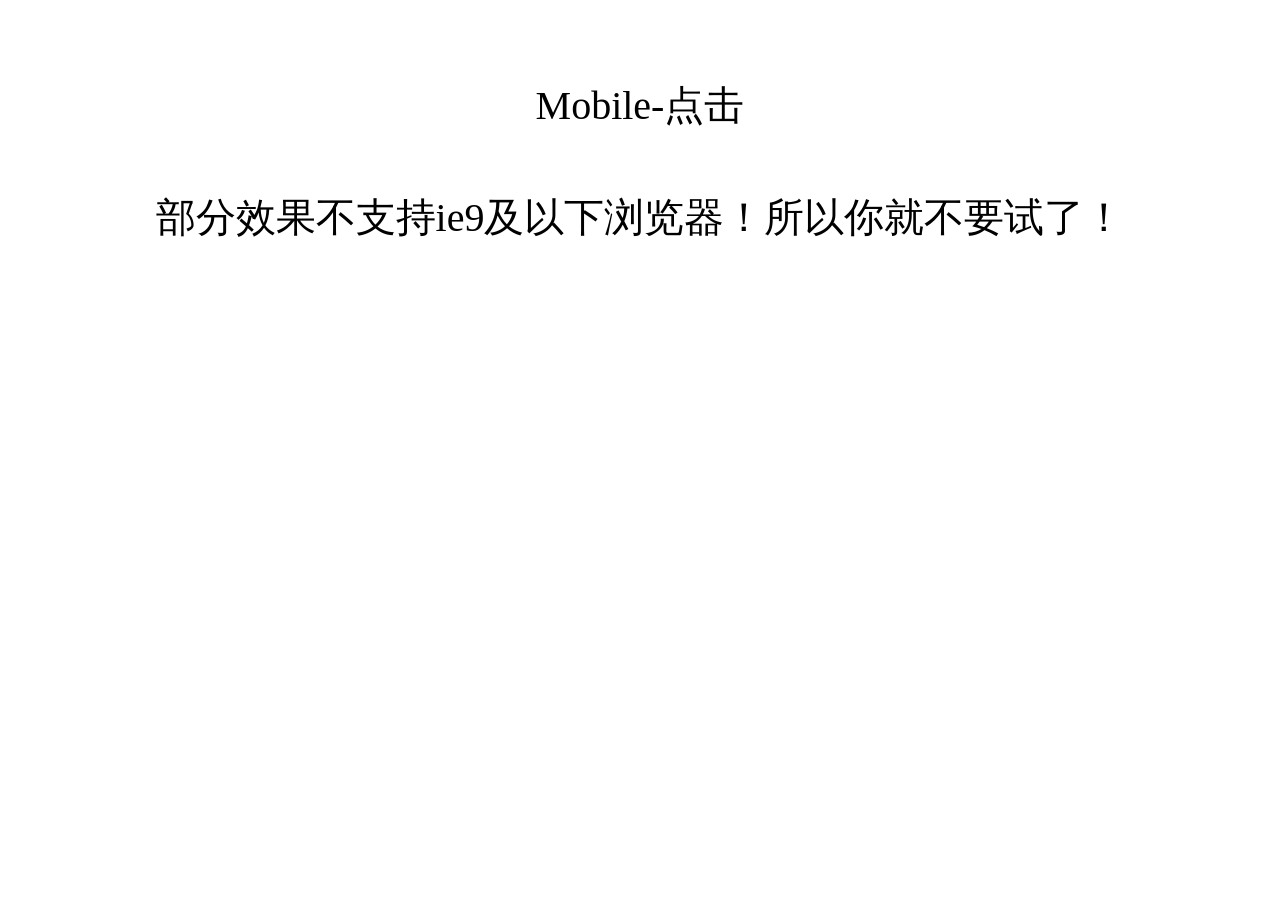
<file: index.html>
<!doctype html>
<html>
<head>
<meta charset="utf-8">
<title>赵贺</title>
<link type="text/css" rel="stylesheet" href="mobile/css/base.css" />
<style>
a{ display:block; text-align:center; margin:100px; font-size:40px;}
</style>
<script>
</script>
</head>

<body>
	<a href="mobile/mobile_nav.html" target="_blank" class="mobilenav">Mobile-点击</a>
    <a href="javascript:;">部分效果不支持ie9及以下浏览器！所以你就不要试了！</a>
</body>
</html>
</file>
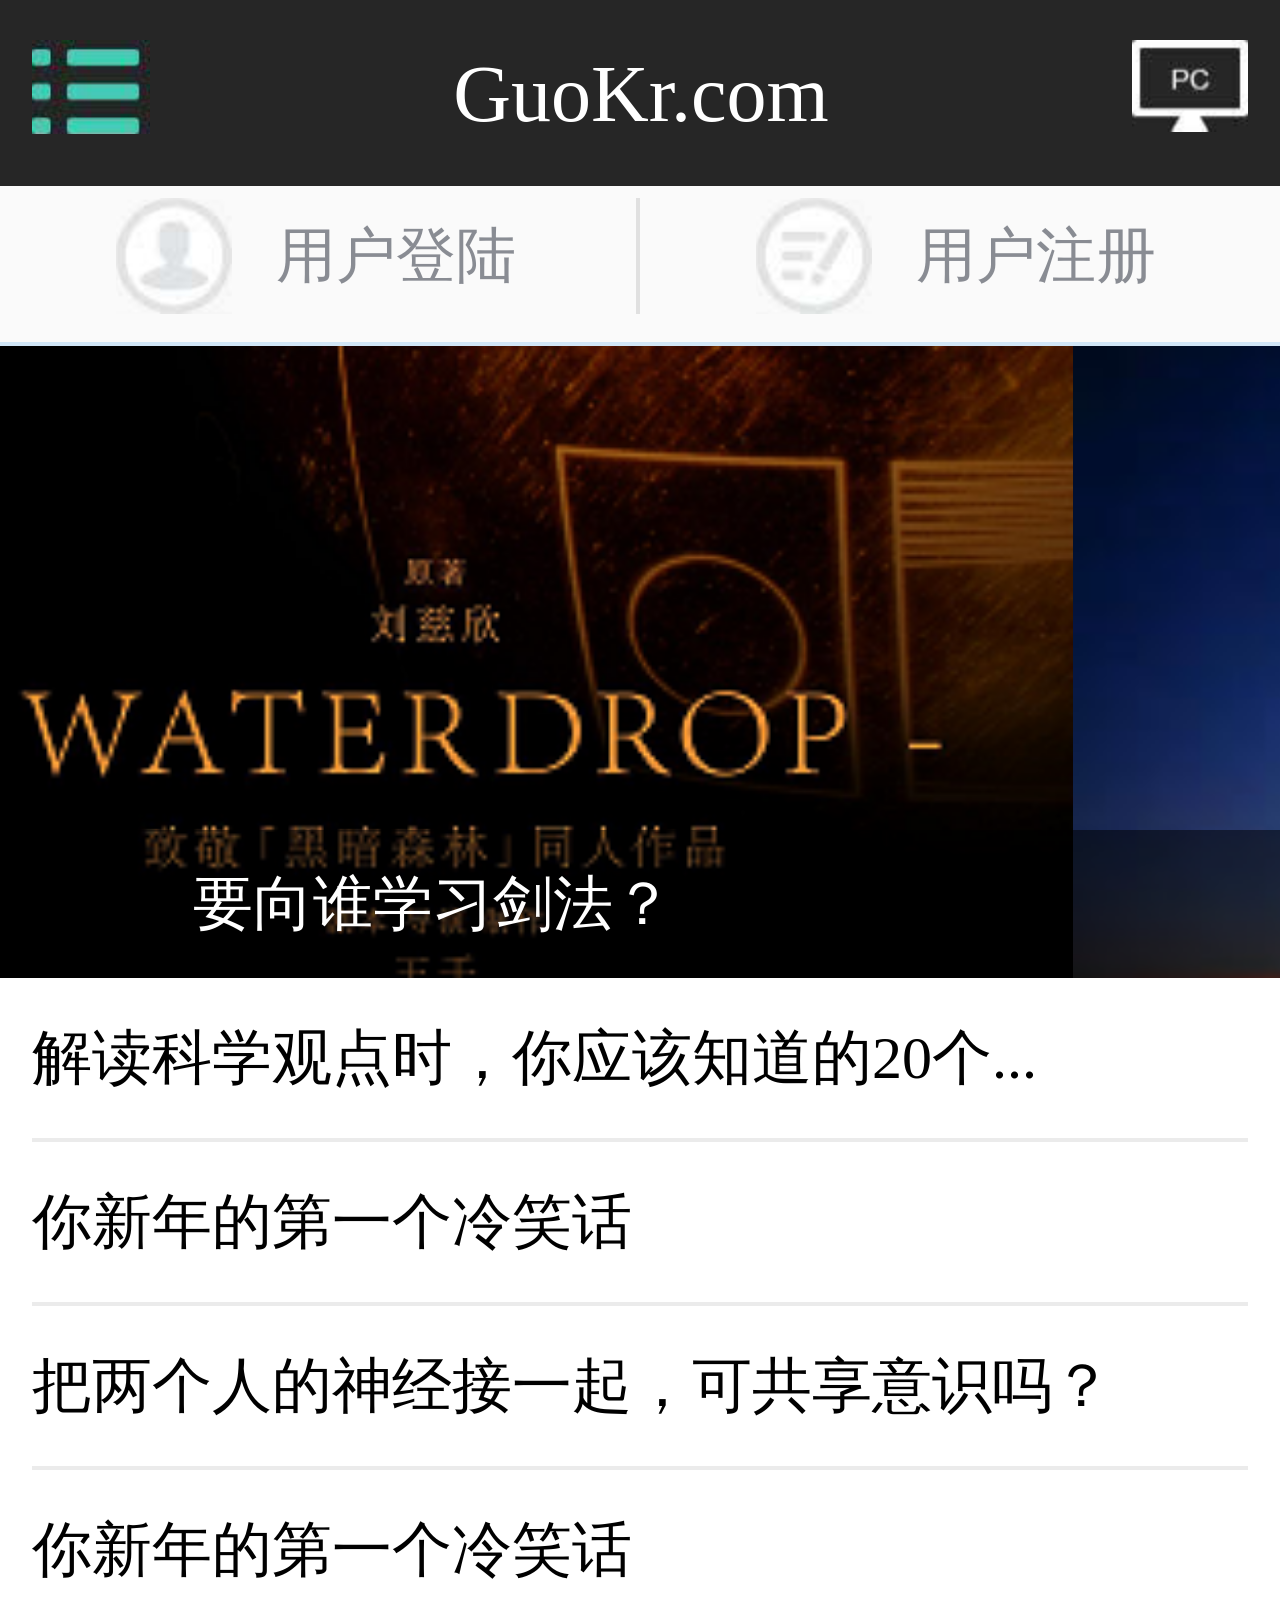
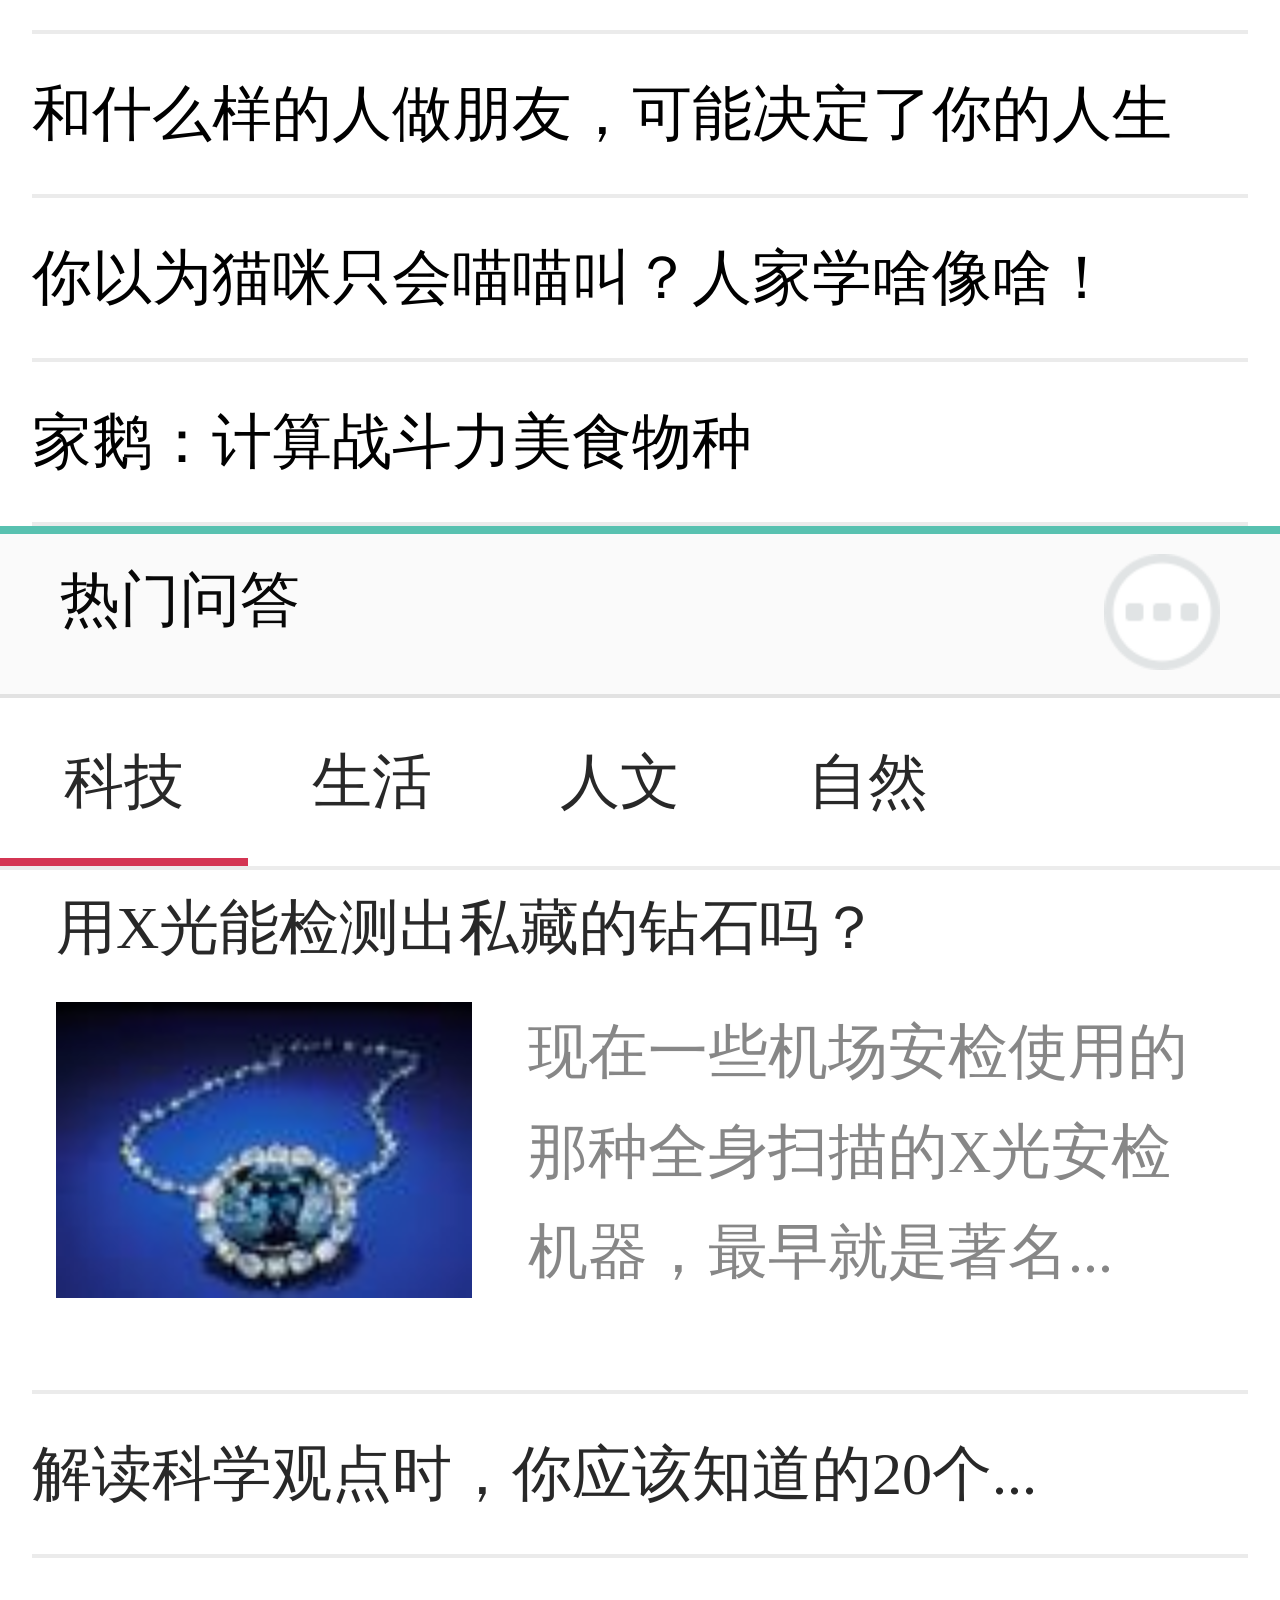
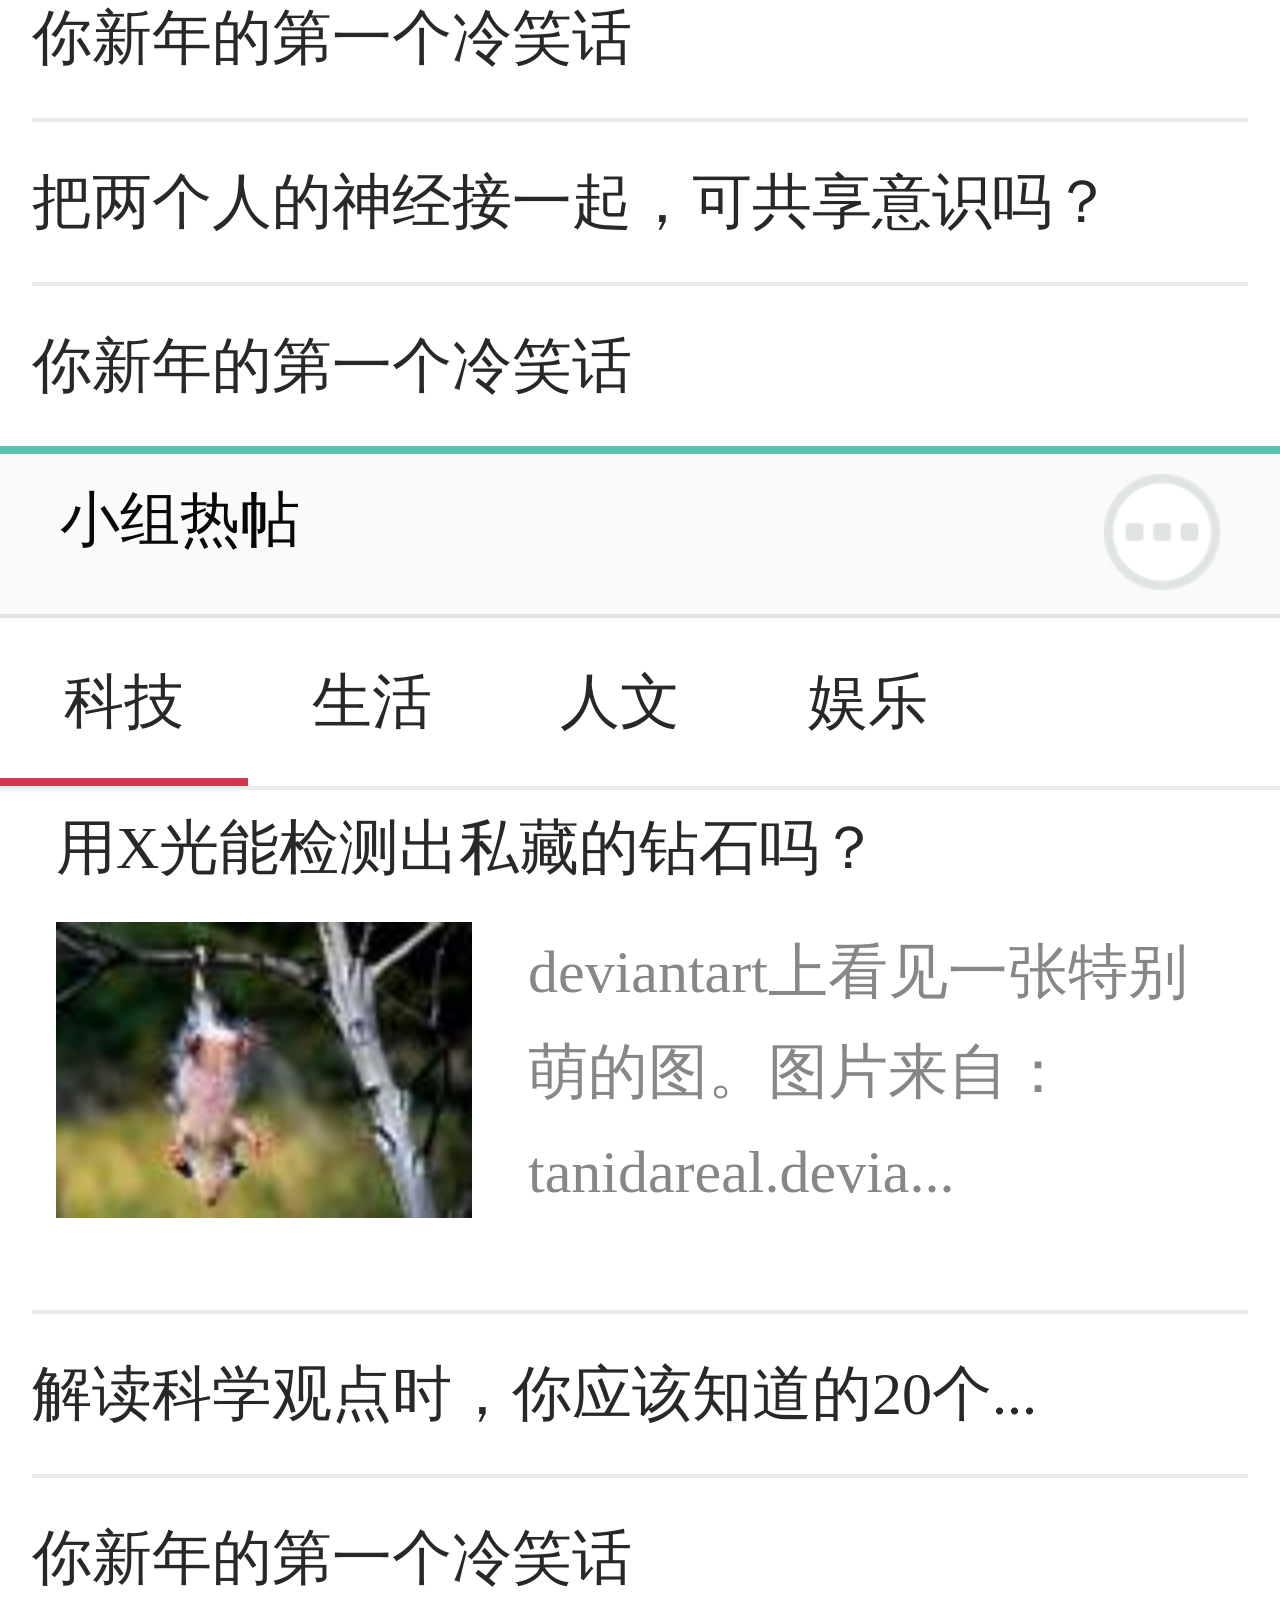
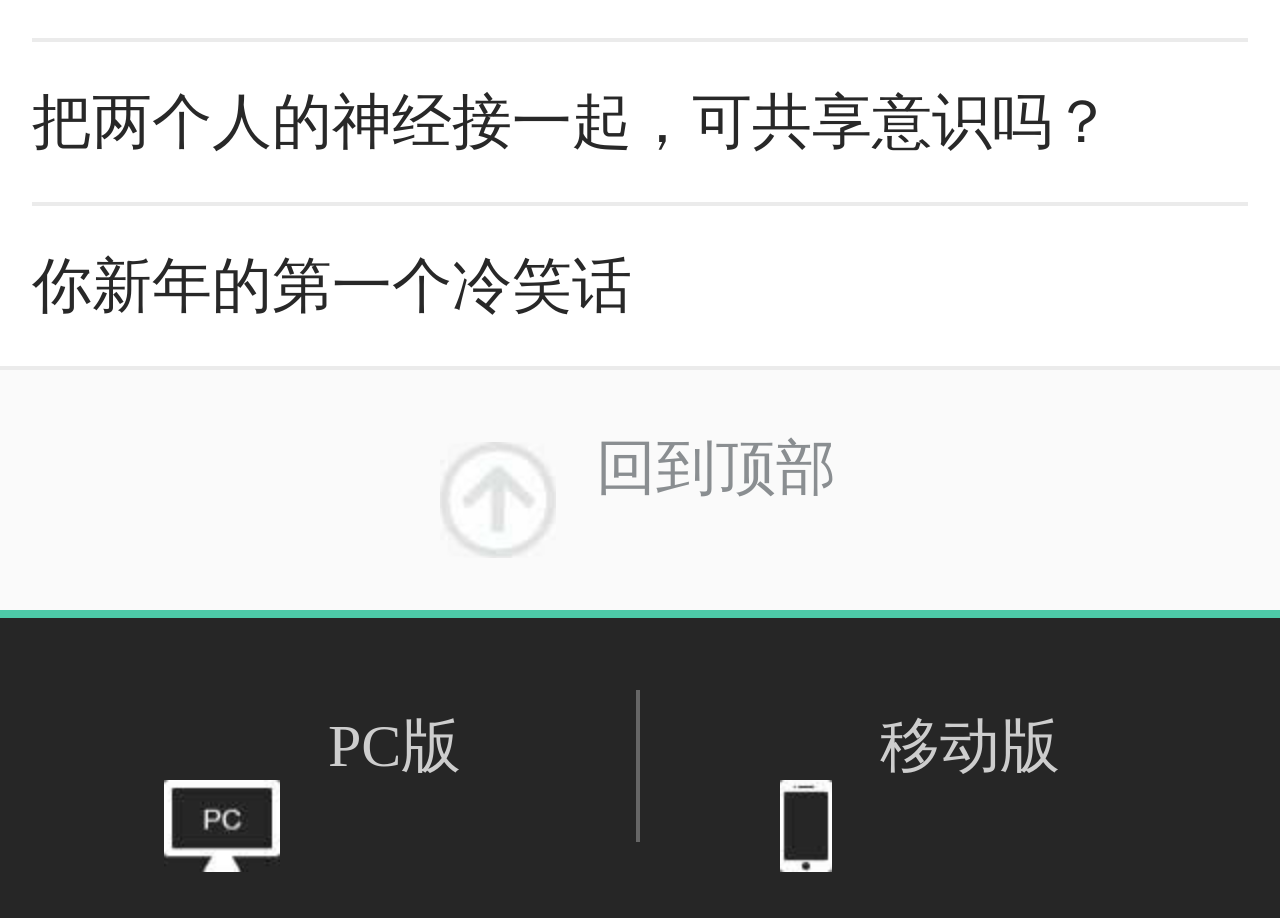
<file: mobile/guoke/index.html>
<!DOCTYPE html>
<!-- saved from url=(0044)http://jsylj.sinaapp.com/h5/guokr/index.html -->
<html lang="en" style="font-size: 84.3125px;"><head><meta http-equiv="Content-Type" content="text/html; charset=UTF-8">
	<meta charset="UTF-8">
	<title>果壳</title>
	<meta name="viewport" content="width=device-width, user-scalable=no, initial-scale=1.0">
    <meta name="apple-mobile-web-app-capable" content="yes">
    <meta name="apple-mobile-web-app-status-bar-style" content="black">
    <meta name="format-detection" content="telephone=no,email=no">
    <link rel="stylesheet" type="text/css" href="css/base.css">
    <link rel="stylesheet" type="text/css" href="css/style.css">
    <script type="text/javascript" src="js/index.js"></script>
</head>
<body>
<!-- 头部 -->
<header>
	<div class="_header">
		<div class="left"></div>
		<div class="mid">
			<h1>GuoKr.com</h1>
		</div>
		<div class="right"></div>
	</div>
	
<!-- 登陆、注册 -->
<div class="s-box clearfix">
	<div class="login clearfix">
		<a href="#">
			<span></span>
			<p>用户登陆</p>
		</a>
	</div>
	<div class="reg clearfix">
		<a href="#">
			<span></span>
			<p>用户注册</p>
		</a>
	</div>
</div>

</header>

<!-- 轮播图 -->
<div class="card">
	<ul class="nav clearfix" style="transition: all 0.4s ease; transform: translate3d(-4047px, 0px, 0px);">
		<li>
			<a href="#">
				<img src="images/a1.jpg">
				<p class="opa">紫禁城的石头是怎么运来的？</p>
			</a>
		</li>
		<li>
			<a href="#">
				<img src="images/a2.jpg">
				<p class="opa">这是一个关于故事的故事</p>
			</a>
		</li>
		<li>
			<a href="#">
				<img src="images/a3.jpg">
				<p class="opa">你得到了一把光剑</p>
			</a>
		</li>
		<li>
			<a href="#">
				<img src="images/a4.png">
				<p class="opa">要向谁学习剑法？</p>
			</a>
		</li>
		<li>
			<a href="#">
				<img src="images/a1.jpg">
				<p class="opa">紫禁城的石头是怎么运来的？</p>
			</a>
		</li>
	</ul>
	
</div>
<!-- 消息列表 -->
	<ul class="newList">
		<li>
			<a href="#">
				解读科学观点时，你应该知道的20个...
			</a>
		</li>
		<li>
			<a href="#">
				你新年的第一个冷笑话
			</a>
		</li>
		<li>
			<a href="#">
				把两个人的神经接一起，可共享意识吗？
			</a>
		</li>
		<li>
			<a href="#">
				你新年的第一个冷笑话
			</a>
		</li>
		<li>
			<a href="#">
				和什么样的人做朋友，可能决定了你的人生
			</a>
		</li>
		<li>
			<a href="#">
				你以为猫咪只会喵喵叫？人家学啥像啥！
			</a>
		</li>
		<li>
			<a href="#">
				家鹅：计算战斗力美食物种
			</a>
		</li>
	</ul>
<!-- 小条 -->
<div class="ask clearfix">
	<p>热门问答</p>
	<a href="#"></a>
</div>
<!-- 大选项卡 -->
<div class="box">
	<ul class="tit">
		<li class="active">
			<a href="#">科技</a>
		</li>
		<li>
			<a href="#">生活</a>
		</li>
		<li>
			<a href="#">人文</a>
		</li>
		<li>
			<a href="#">自然</a>
		</li>
	</ul>
	<div class="l-box">
		<div class="pg-box">
			<h3>
				<a href="#">用X光能检测出私藏的钻石吗？</a>
			</h3>
			<div class="clearfix">
				<a href="#">
					<img src="images/r1.jpg">
					<p>现在一些机场安检使用的那种全身扫描的X光安检机器，最早就是著名...</p>
				</a>
			</div>
		</div>
		<ul class="newList newList2">
			<li>
				<a href="#">
					解读科学观点时，你应该知道的20个...
				</a>
			</li>
			<li>
				<a href="#">
					你新年的第一个冷笑话
				</a>
			</li>
			<li>
				<a href="#">
					把两个人的神经接一起，可共享意识吗？
				</a>
			</li>
			<li>
				<a href="#">
					你新年的第一个冷笑话
				</a>
			</li>
		</ul>
	</div>
</div>
<!-- 小条2 -->
<div class="ask clearfix">
	<p>小组热帖</p>
	<a href="#"></a>
</div>
<!-- 大选项卡2 -->
<div class="box">
	<ul class="tit">
		<li class="active">
			<a href="#">科技</a>
		</li>
		<li>
			<a href="#">生活</a>
		</li>
		<li>
			<a href="#">人文</a>
		</li>
		<li>
			<a href="#">娱乐</a>
		</li>
	</ul>
	<div class="l-box">
		<div class="pg-box">
			<h3>
				<a href="#">用X光能检测出私藏的钻石吗？</a>
			</h3>
			<div class="clearfix">
				<a href="#">
					<img src="images/r2.jpg">
					<p>deviantart上看见一张特别萌的图。图片来自：tanidareal.devia...</p>
				</a>
			</div>
		</div>
		<ul class="newList newList2">
			<li>
				<a href="#">
					解读科学观点时，你应该知道的20个...
				</a>
			</li>
			<li>
				<a href="#">
					你新年的第一个冷笑话
				</a>
			</li>
			<li>
				<a href="#">
					把两个人的神经接一起，可共享意识吗？
				</a>
			</li>
			<li>
				<a href="#">
					你新年的第一个冷笑话
				</a>
			</li>
		</ul>
	</div>
</div>
<!-- 回到顶部 -->
<div class="back">
	<a href="#">
		<span></span>
		<p>回到顶部</p>
	</a>
</div>
<!-- 底部 -->
<footer class="clearfix">
	<div class="pc clearfix">
		<a href="#">
			<span></span>
			<p>PC版</p>
		</a>
	</div>
	<div class="mobile clearfix">
		<a href="#">
			<span></span>
			<p>移动版</p>
		</a>
	</div>
</footer>
</body>
</html>
</file>
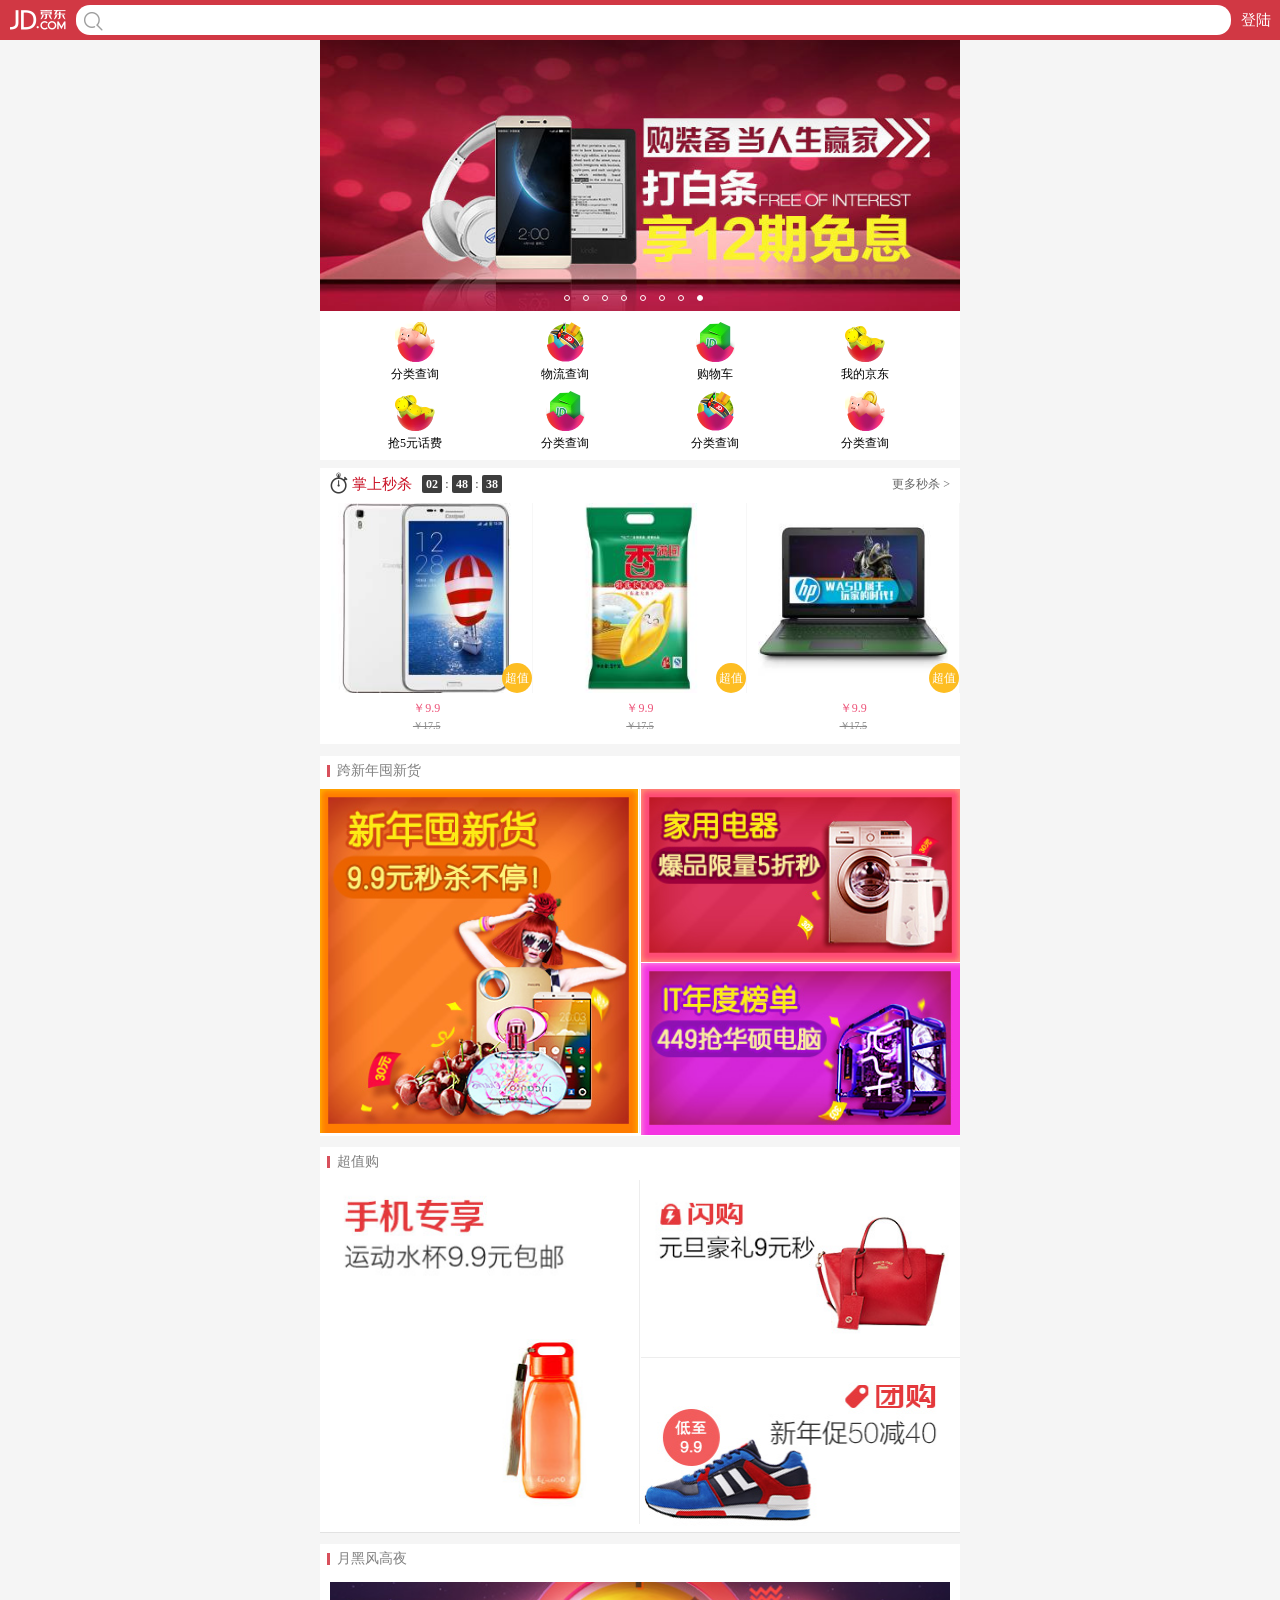
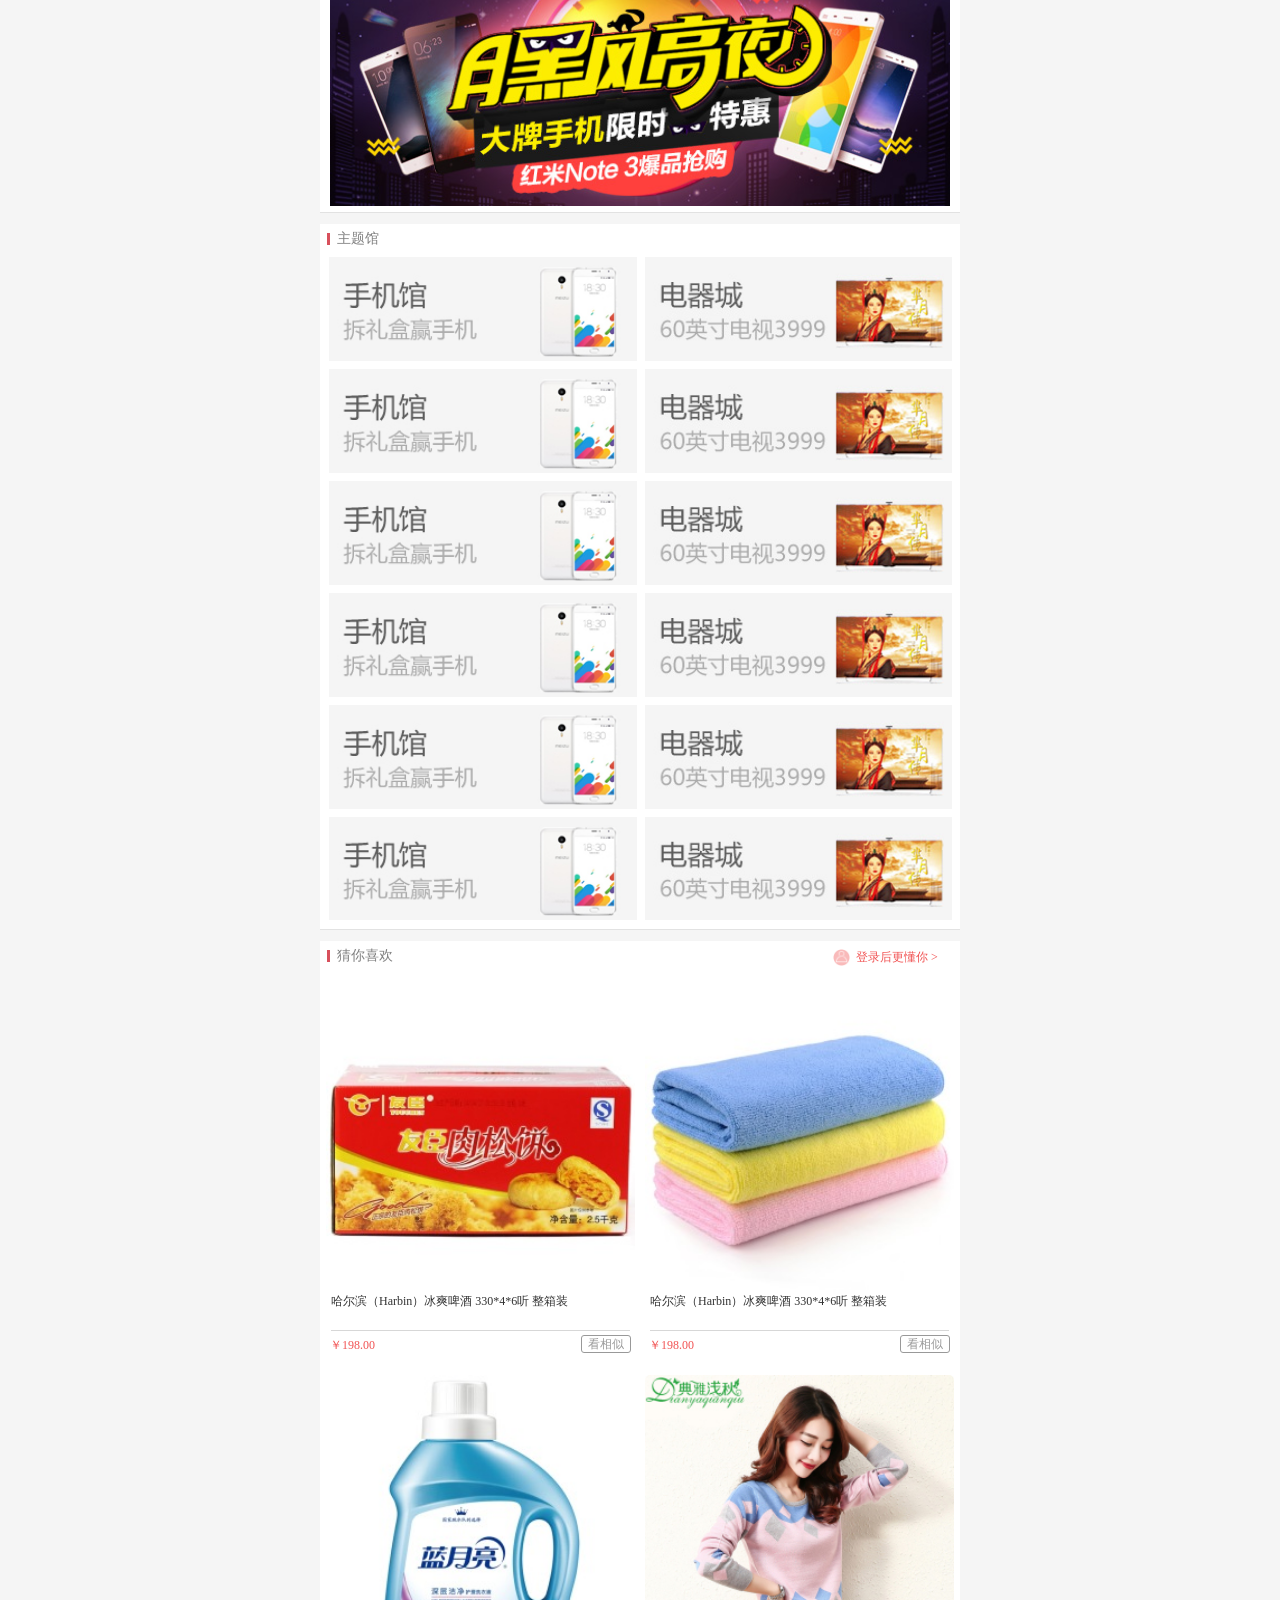
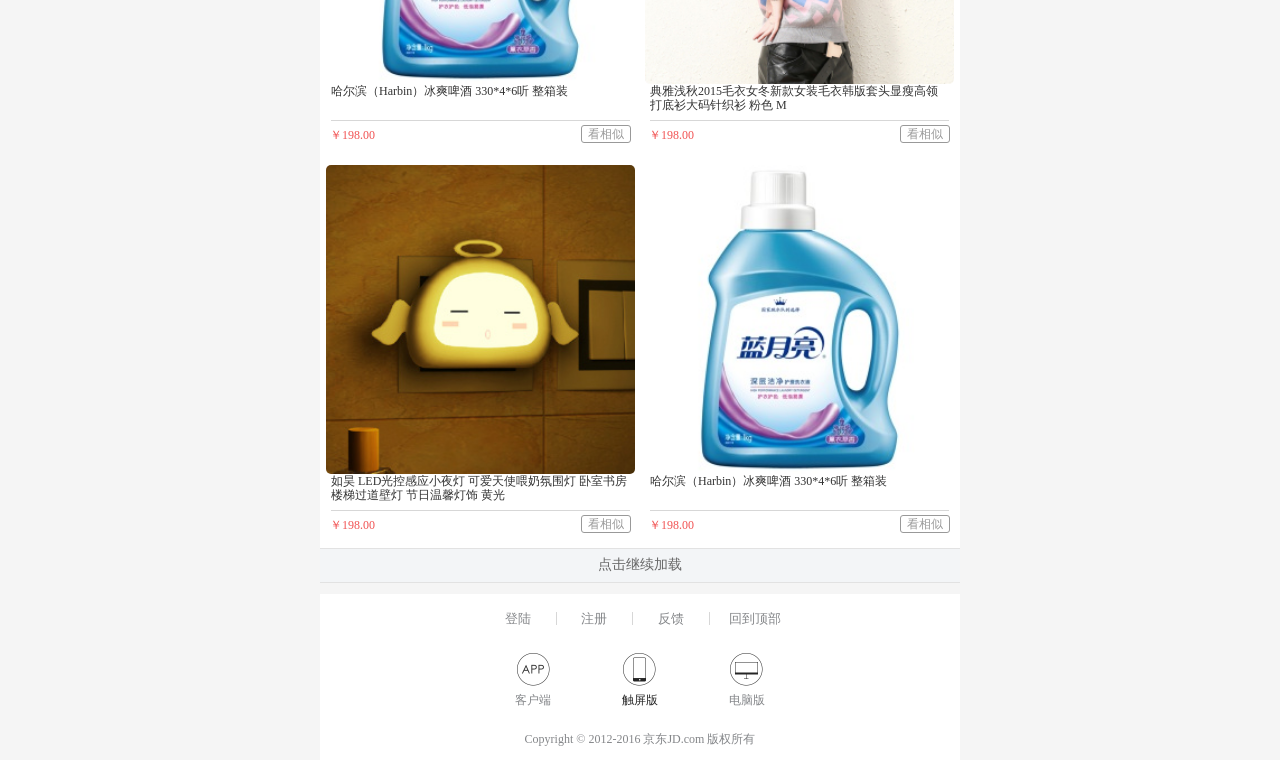
<file: mobile/jd/index.html>
<!DOCTYPE html>
<!-- saved from url=(0041)http://jsylj.sinaapp.com/h5/jd/index.html -->
<html lang="en"><head><meta http-equiv="Content-Type" content="text/html; charset=UTF-8">
	<meta charset="UTF-8">
	<title>京东</title>
	<meta name="viewport" content="width=device-width, user-scalable=no, initial-scale=1.0">
    <meta name="apple-mobile-web-app-capable" content="yes">
    <meta name="apple-mobile-web-app-status-bar-style" content="black">
    <meta name="format-detection" content="telephone=no,email=no">
    <link rel="stylesheet" type="text/css" href="css/base.css">
    <link rel="stylesheet" type="text/css" href="css/style.css">
    <script src="js/index.js"></script>
</head>
<body>
<!-- 搜索 -->
	<div class="search">
		<div class="left">
			<h1><a href="#">jd</a></h1>
		</div>
		<div class="mid">
			<input type="text">
			<span></span>
		</div>
		<div class="right">
			<a href="#">登陆</a>
		</div>
	</div>
<!-- 头部轮播图 -->
	<div class="scrollPg">
		<ul class="nav clearfix" style="transform: translate3d(-5120px, 0px, 0px); transition: none;">
			<li>
				<a href="#">
					<img src="images/8.jpg">
				</a>
			</li>
			<li>
				<a href="#">
					<img src="images/1.jpg">
				</a>
			</li>
			<li>
				<a href="#">
					<img src="images/2.jpg">
				</a>
			</li>
			<li>
				<a href="#">
					<img src="images/3.jpg">
				</a>
			</li>
			<li>
				<a href="#">
					<img src="images/4.jpg">
				</a>
			</li>
			<li>
				<a href="#">
					<img src="images/5.jpg">
				</a>
			</li>
			<li>
				<a href="#">
					<img src="images/6.jpg">
				</a>
			</li>
			<li>
				<a href="#">
					<img src="images/7.jpg">
				</a>
			</li>
			<li>
				<a href="#">
					<img src="images/8.jpg">
				</a>
			</li>
			<li>
				<a href="#">
					<img src="images/1.jpg">
				</a>
			</li>
		</ul>
		<ul class="navList clearfix">
			<li class=""></li>
			<li class=""></li>
			<li class=""></li>
			<li class=""></li>
			<li class=""></li>
			<li class=""></li>
			<li class=""></li>
			<li class="active"></li>
		</ul>
	</div>

<!-- 分类 -->
	<div class="list">
		<ul class="clearfix">
			<li>
				<a href="#">
					<img src="images/a1.png">
					<p>分类查询</p>
				</a>
			</li>
			<li>
				<a href="#">
					<img src="images/a2.png">
					<p>物流查询</p>
				</a>
			</li>
			<li>
				<a href="#">
					<img src="images/a3.png">
					<p>购物车</p>
				</a>
			</li>
			<li>
				<a href="#">
					<img src="images/a4.png">
					<p>我的京东</p>
				</a>
			</li>
			<li>
				<a href="#">
					<img src="images/a4.png">
					<p>抢5元话费</p>
				</a>
			</li>
			<li>
				<a href="#">
					<img src="images/a3.png">
					<p>分类查询</p>
				</a>
			</li>
			<li>
				<a href="#">
					<img src="images/a2.png">
					<p>分类查询</p>
				</a>
			</li>
			<li>
				<a href="#">
					<img src="images/a1.png">
					<p>分类查询</p>
				</a>
			</li>
		</ul>
	</div>

<!-- 秒杀 -->
	<div class="kill">
		<div class="_kill">
			<div class="tit clearfix">
				<span class="icon"></span>
				<p class="name">掌上秒杀</p>
				<div class="time clearfix">
					<div class="t1">02</div>
					<span>:</span>
					<div class="t2">48</div>
					<span>:</span>
					<div class="t3">38</div>
				</div>
				<a href="#" class="more">更多秒杀 &gt;</a>
			</div>
			<ul class="nav clearfix">
				<li>
					<div class="pg">
						<a href="#">
							<img src="images/b4.jpg">
						</a>
						<span>超值</span>
					</div>
					<p class="price">￥9.9</p>
					<p class="oldPrice">￥17.5</p>
				</li>
				<li>
					<div class="pg">
						<a href="#">
							<img src="images/b2.jpg">
						</a>
						<span>超值</span>
					</div>
					<p class="price">￥9.9</p>
					<p class="oldPrice">￥17.5</p>
				</li>
				<li>
					<div class="pg">
						<a href="#">
							<img src="images/b3.jpg">
						</a>
						<span>超值</span>
					</div>
					<p class="price">￥9.9</p>
					<p class="oldPrice">￥17.5</p>
				</li>
			</ul>
		</div>
		
	</div>

<!-- 新货 -->
	<div class="new">
		<div class="_new">
			<div class="tit clearfix">
				<span></span>
				<p>跨新年囤新货</p>
			</div>
			<div class="box clearfix">
				<div class="left">
					<a href="#">
						<img src="images/c1.jpg">
					</a>
				</div>
				<div class="right">
					<div class="top">
						<a href="#">
							<img src="images/c2.jpg">
						</a>
					</div>
					<div class="bott">
						<a href="#">
							<img src="images/c3.jpg">
						</a>
					</div>
				</div>
			</div>
		</div>
	</div>

<!-- 超值购 -->
	<div class="beyond">
		<div class="_beyond">
			<div class="tit clearfix">
				<span></span>
				<p>超值购</p>
			</div>
			<div class="box clearfix">
				<div class="left">
					<a href="#">
						<img src="images/d1.jpg">
					</a>
				</div>
				<div class="right">
					<div class="top">
						<a href="#">
							<img src="images/d2.jpg">
						</a>
					</div>
					<div class="bott">
						<a href="#">
							<img src="images/d3.jpg">
						</a>
					</div>
				</div>
			</div>
		</div>
	</div>

<!-- night -->
	<div class="night">
		<div class="_night">
			<div class="tit clearfix">
				<span></span>
				<p>月黑风高夜</p>
			</div>
			<div class="box">
				<a href="#">
					<img src="images/d4.jpg">
				</a>
			</div>
		</div>
	</div>
<!-- 主题馆 -->
	<div class="theme">
		<div class="_theme">
			<div class="tit clearfix">
				<span></span>
				<p>主题馆</p>
			</div>
			<div class="box">
				<ul class="clearfix">
					<li>
						<a href="#">
							<img src="images/t1.jpg">
						</a>
					</li>
					<li>
						<a href="#">
							<img src="images/t2.jpg">
						</a>
					</li>
					<li>
						<a href="#">
							<img src="images/t1.jpg">
						</a>
					</li>
					<li>
						<a href="#">
							<img src="images/t2.jpg">
						</a>
					</li>
					<li>
						<a href="#">
							<img src="images/t1.jpg">
						</a>
					</li>
					<li>
						<a href="#">
							<img src="images/t2.jpg">
						</a>
					</li>
					<li>
						<a href="#">
							<img src="images/t1.jpg">
						</a>
					</li>
					<li>
						<a href="#">
							<img src="images/t2.jpg">
						</a>
					</li>
					<li>
						<a href="#">
							<img src="images/t1.jpg">
						</a>
					</li>
					<li>
						<a href="#">
							<img src="images/t2.jpg">
						</a>
					</li>
					<li>
						<a href="#">
							<img src="images/t1.jpg">
						</a>
					</li>
					<li>
						<a href="#">
							<img src="images/t2.jpg">
						</a>
					</li>
					
				</ul>
			</div>
		</div>
	</div>

<!-- 猜你喜欢 -->
	<div class="guess">
		<div class="_guess">
			<div class="tit clearfix">
				<span class="s1"></span>
				<p class="p1">猜你喜欢</p>
				<div class="right">
					<a href="#">
						<span></span>
						<p>登录后更懂你 &gt;</p>
					</a>
				</div>
			</div>
			<ul class="nav clearfix">
				<li>
					<a href="#">
						<img src="images/f1.jpg">
						<div class="msg">
							<p>哈尔滨（Harbin）冰爽啤酒 330*4*6听 整箱装</p>
						</div>
					</a>
					<div class="last clearfix">
						<span class="price">￥198.00</span>
						<a href="#" class="same">看相似</a>
					</div>
				</li>
				<li>
					<a href="#">
						<img src="images/f2.jpg">
						<div class="msg">
							<p>哈尔滨（Harbin）冰爽啤酒 330*4*6听 整箱装</p>
						</div>
					</a>
					<div class="last clearfix">
						<span class="price">￥198.00</span>
						<a href="#" class="same">看相似</a>
					</div>
				</li>
				<li>
					<a href="#">
						<img src="images/f3.jpg">
						<div class="msg">
							<p>哈尔滨（Harbin）冰爽啤酒 330*4*6听 整箱装</p>
						</div>
					</a>
					<div class="last clearfix">
						<span class="price">￥198.00</span>
						<a href="#" class="same">看相似</a>
					</div>
				</li>
				<li>
					<a href="#">
						<img src="images/f5.jpg">
						<div class="msg">
							<p>典雅浅秋2015毛衣女冬新款女装毛衣韩版套头显瘦高领打底衫大码针织衫 粉色 M</p>
						</div>
					</a>
					<div class="last clearfix">
						<span class="price">￥198.00</span>
						<a href="#" class="same">看相似</a>
					</div>
				</li>
				<li>
					<a href="#">
						<img src="images/f6.jpg">
						<div class="msg">
							<p>如昊 LED光控感应小夜灯 可爱天使喂奶氛围灯 卧室书房楼梯过道壁灯 节日温馨灯饰 黄光</p>
						</div>
					</a>
					<div class="last clearfix">
						<span class="price">￥198.00</span>
						<a href="#" class="same">看相似</a>
					</div>
				</li>
				<li>
					<a href="#">
						<img src="images/f3.jpg">
						<div class="msg">
							<p>哈尔滨（Harbin）冰爽啤酒 330*4*6听 整箱装</p>
						</div>
					</a>
					<div class="last clearfix">
						<span class="price">￥198.00</span>
						<a href="#" class="same">看相似</a>
					</div>
				</li>
			</ul>
		</div>
	</div>
<!-- 继续加载 -->
	<div class="load">
		<div class="_load">
			<a href="#">
				点击继续加载
			</a>
		</div>
	</div>
<!-- 尾部 -->
	<div class="footer">
		<ul class="link">
			<li>
				<a href="#">登陆</a>
			</li>
			<li>
				<a href="#">注册</a>
			</li>
			<li>
				<a href="#">反馈</a>
			</li>
			<li>
				<a href="#">回到顶部</a>
			</li>
		</ul>
		<!-- <p class="p1">
			<a href="#">登陆</a>
			<span>|</span>
			<a href="#">注册</a>
			<span>|</span>
			<a href="#">反馈</a>
			<span>|</span>
			<a href="#">回到顶部</a>
		</p> -->
		<ul class="nav clearfix">
			<li>
				<a href="#">
					<span></span>
					<p>客户端</p>
				</a>
			</li>
			<li class="l2">
				<a href="#">
					<span></span>
					<p>触屏版</p>
				</a>
			</li>
			<li class="l3">
				<a href="#">
					<span></span>
					<p>电脑版</p>
				</a>
			</li>
		</ul>
		<p class="p2">Copyright © 2012-2016 京东JD.com 版权所有</p>
	</div>

</body></html>
</file>
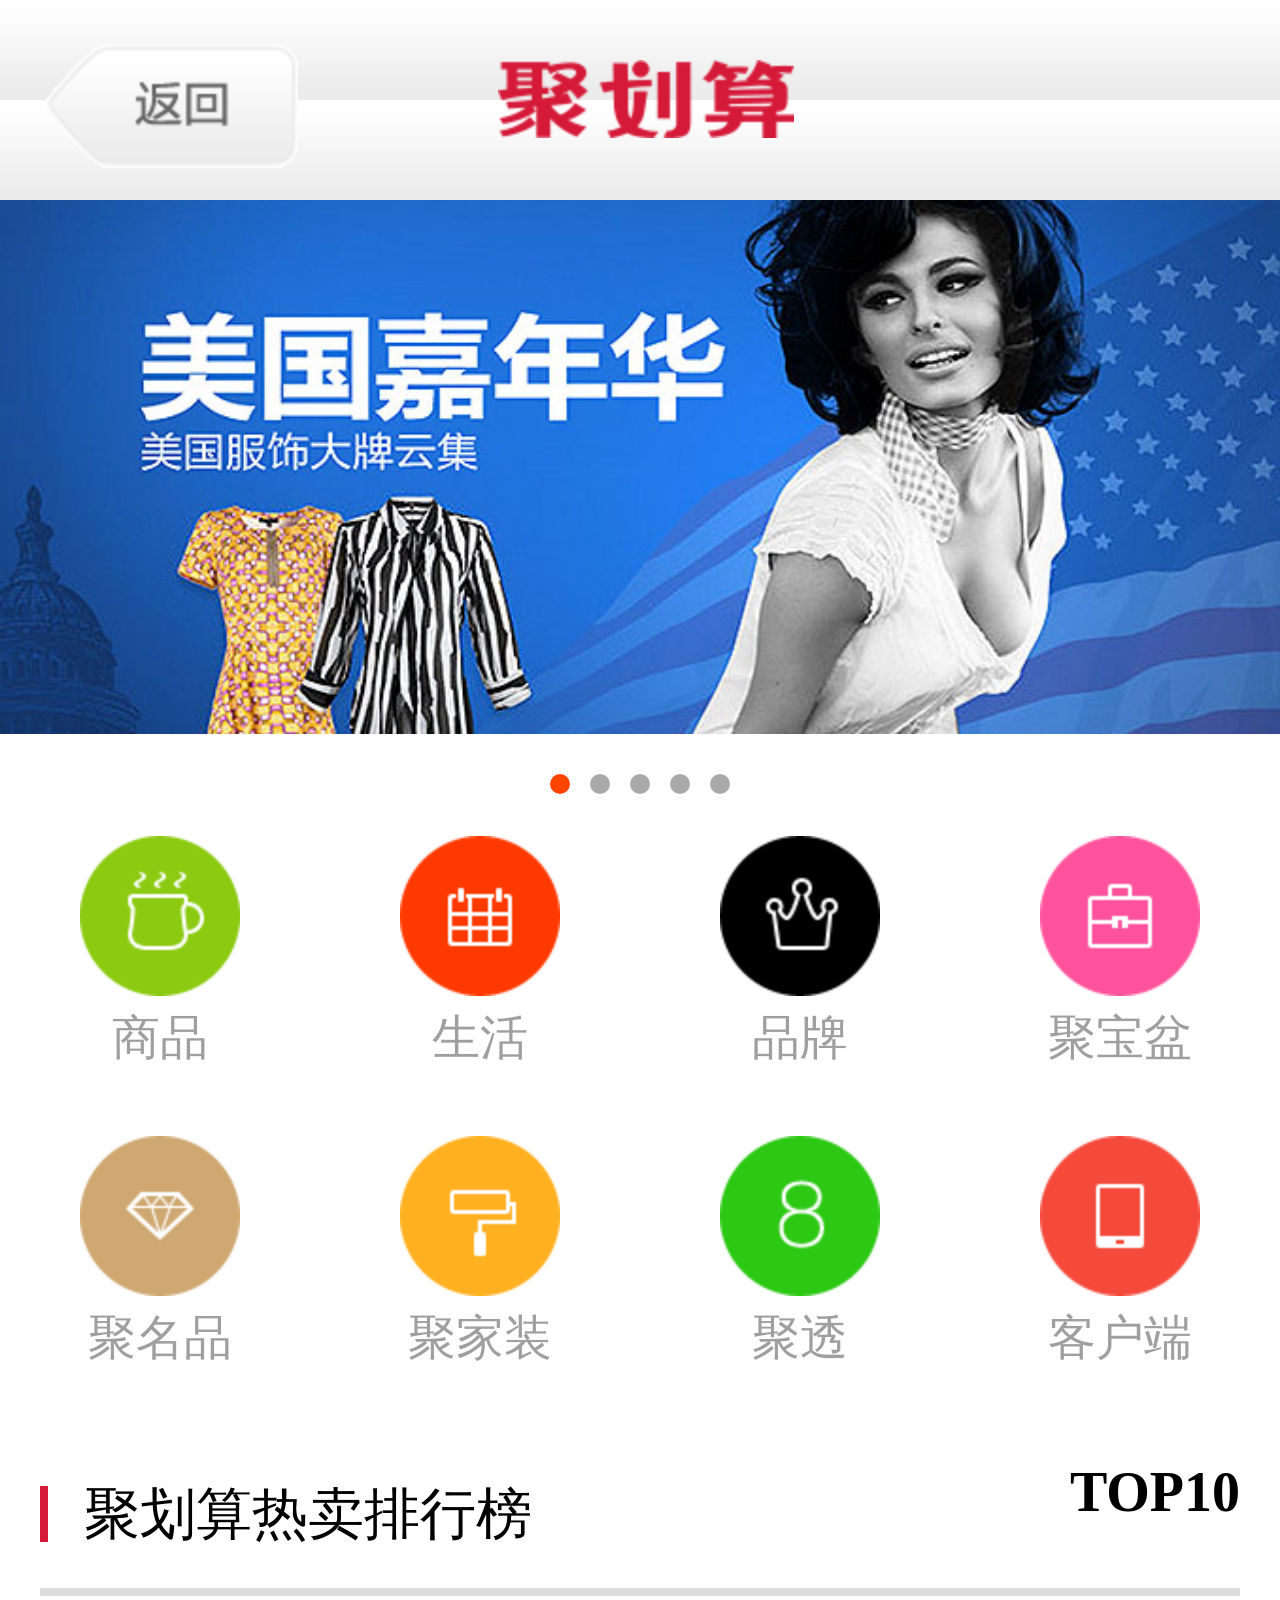
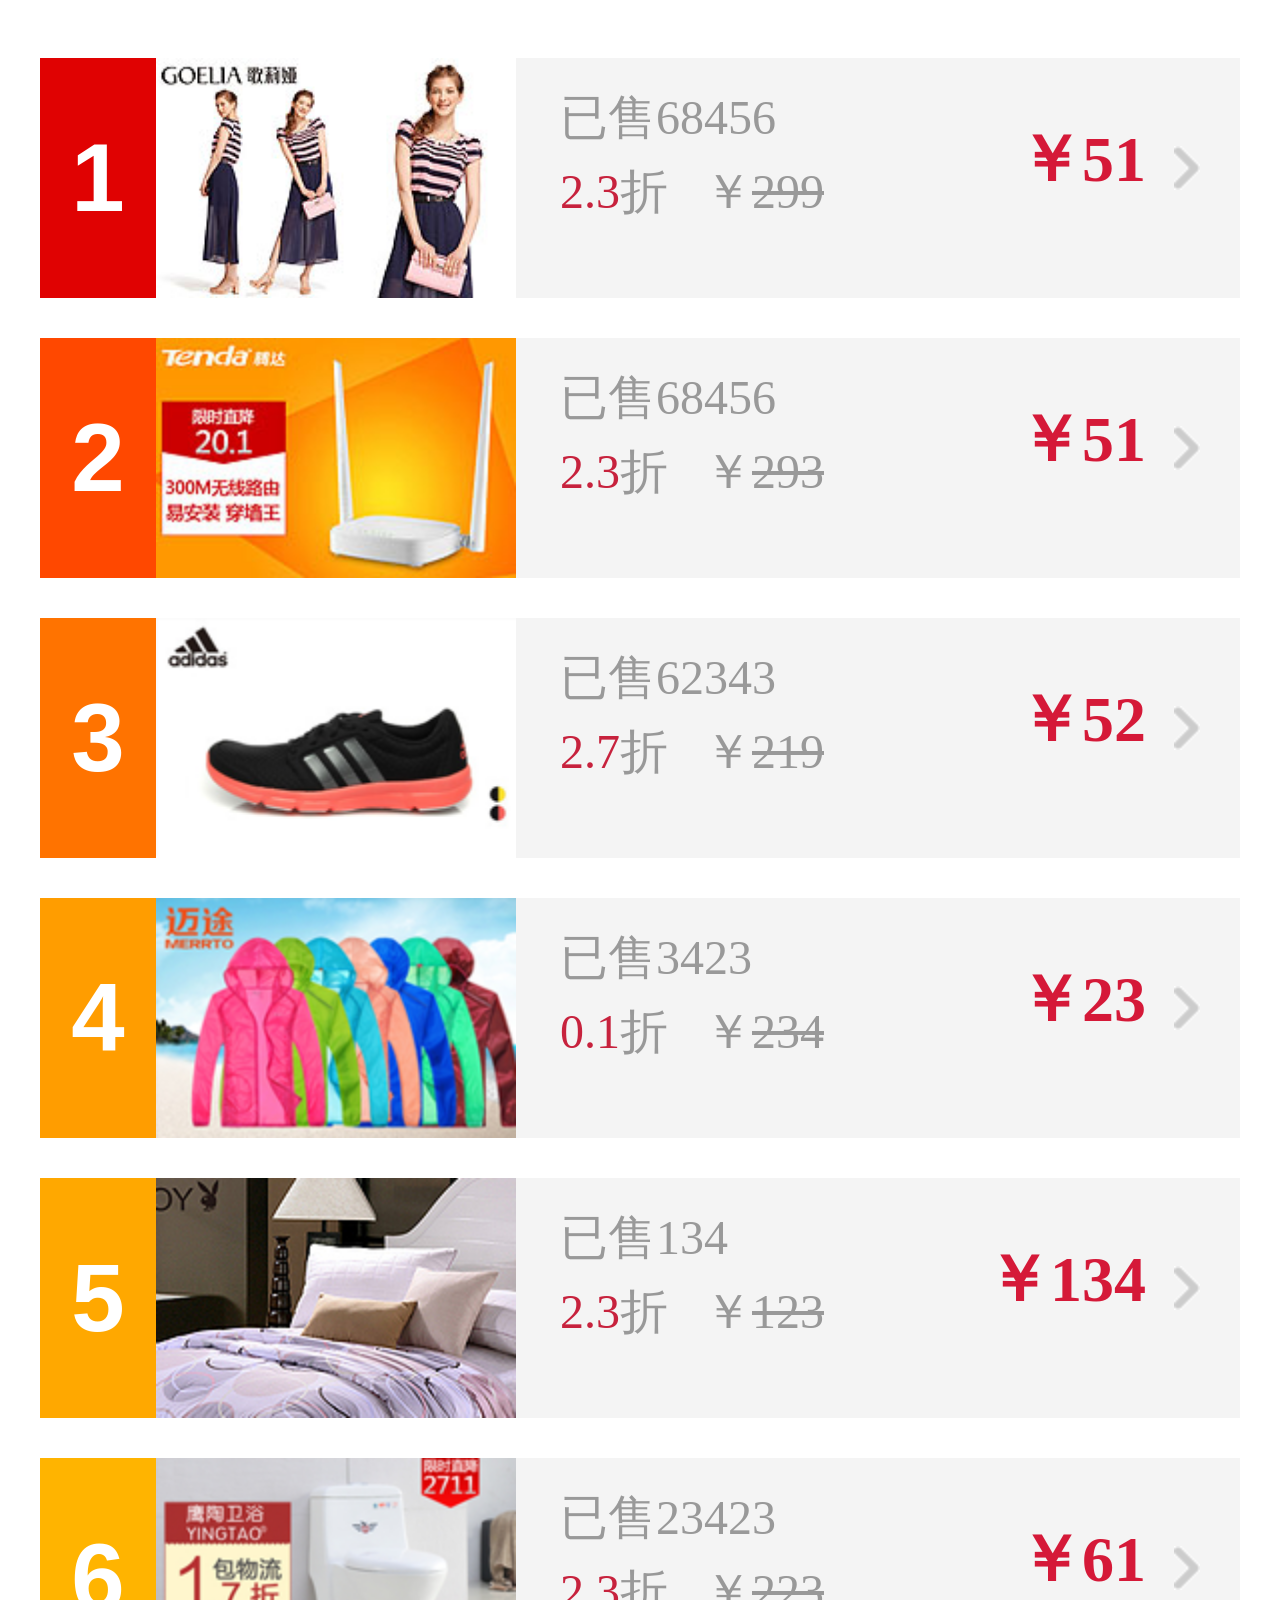
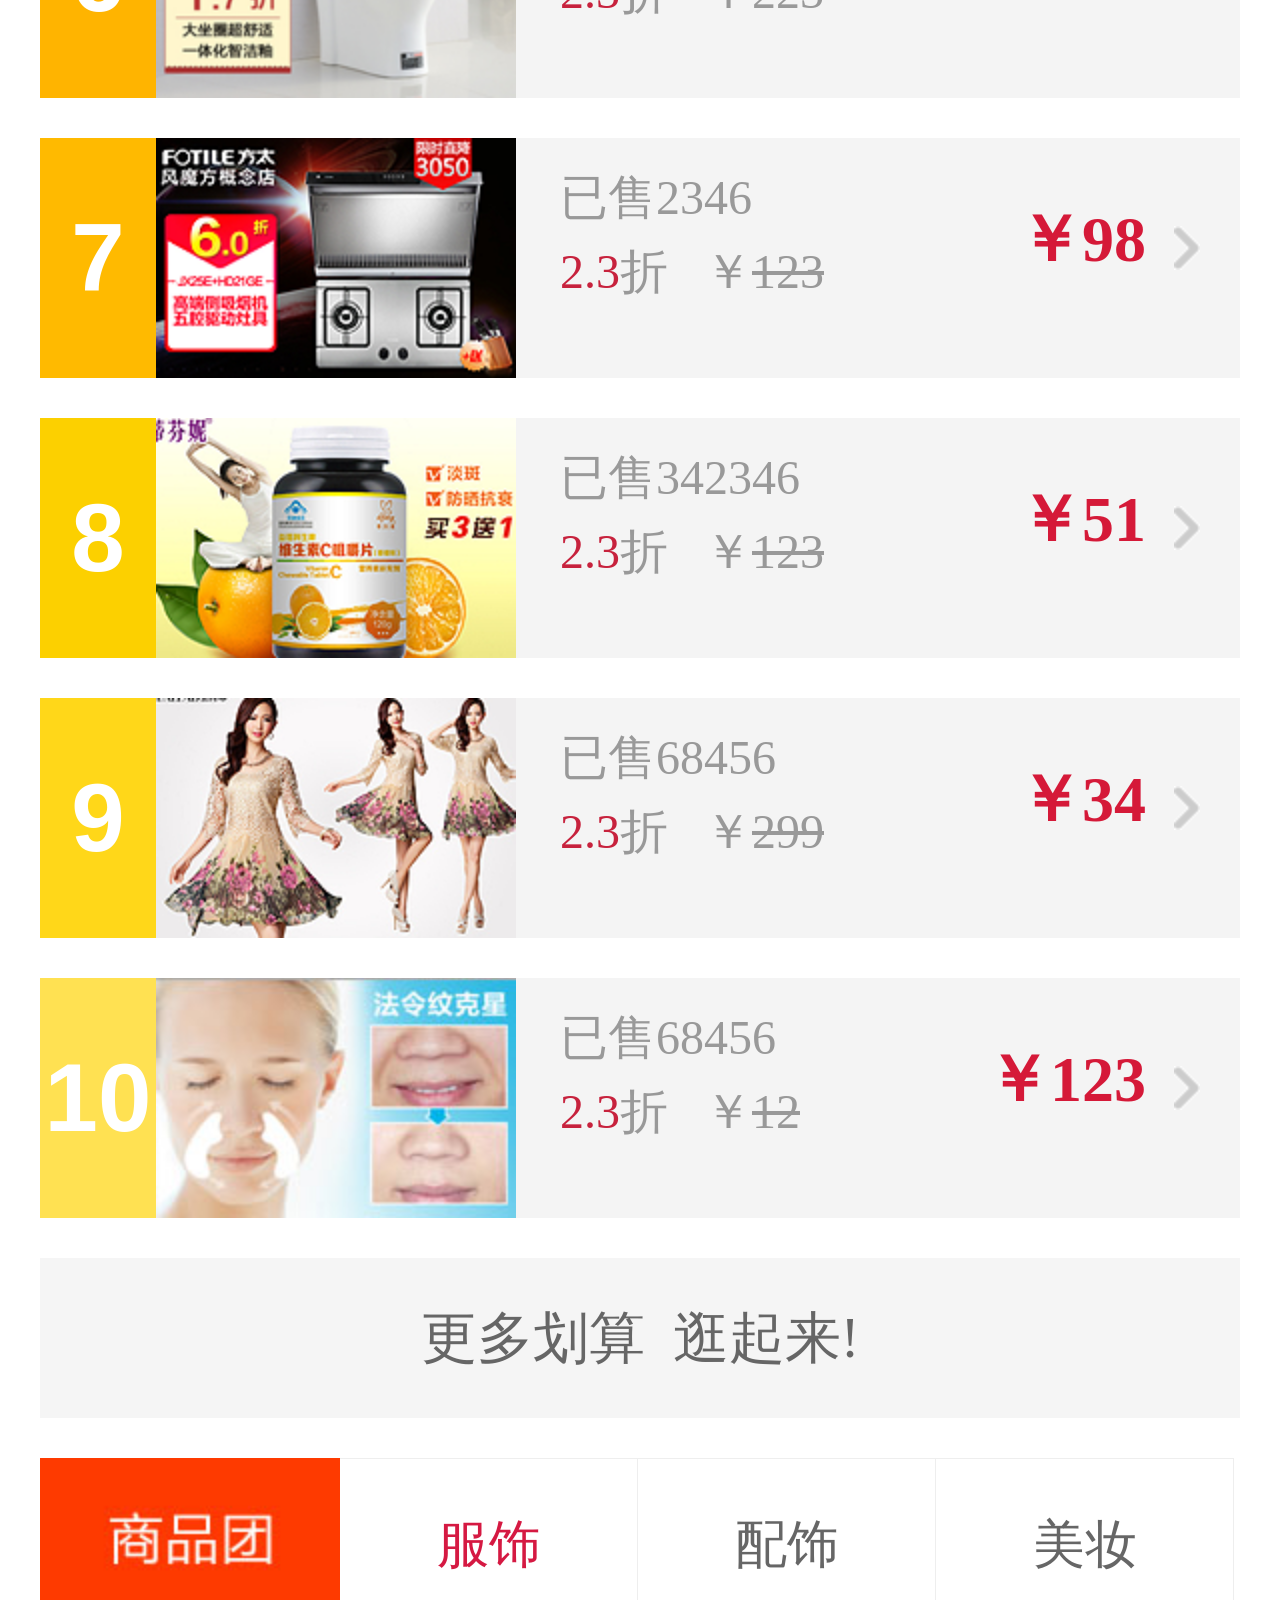
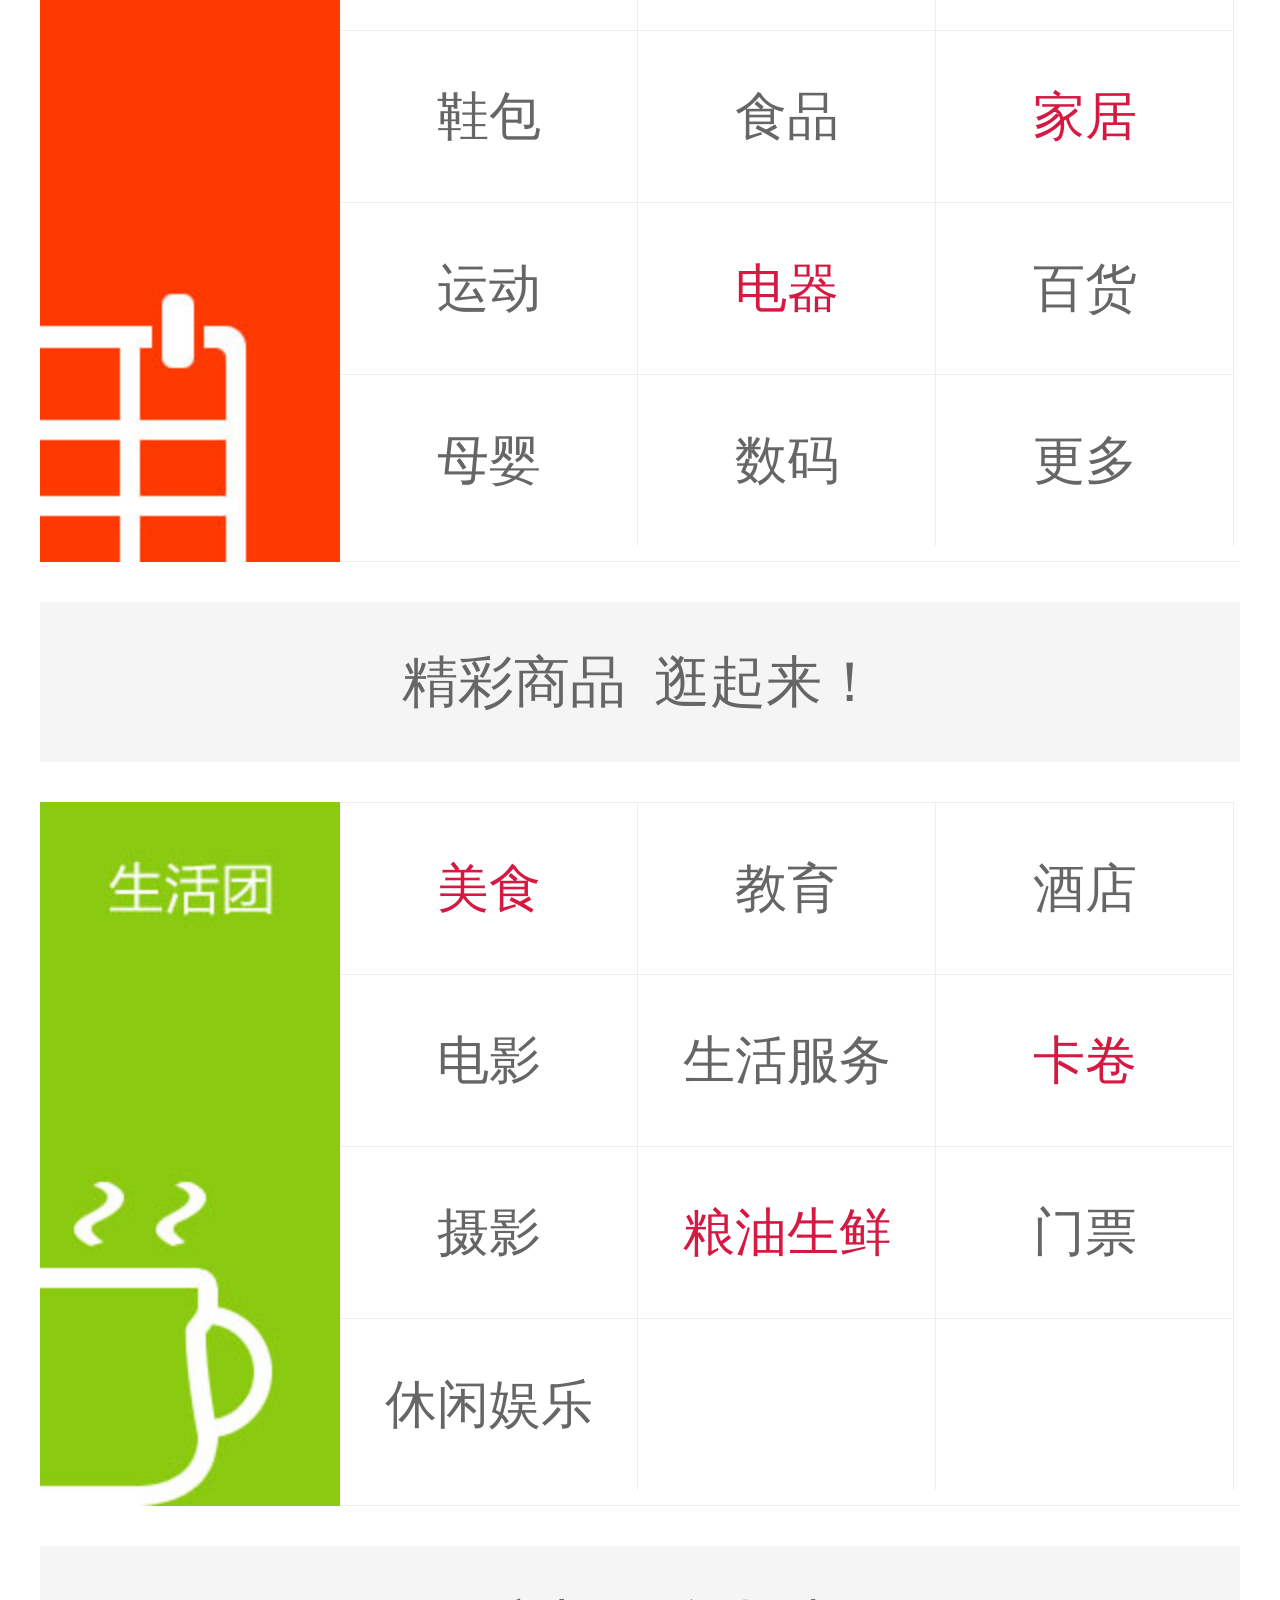
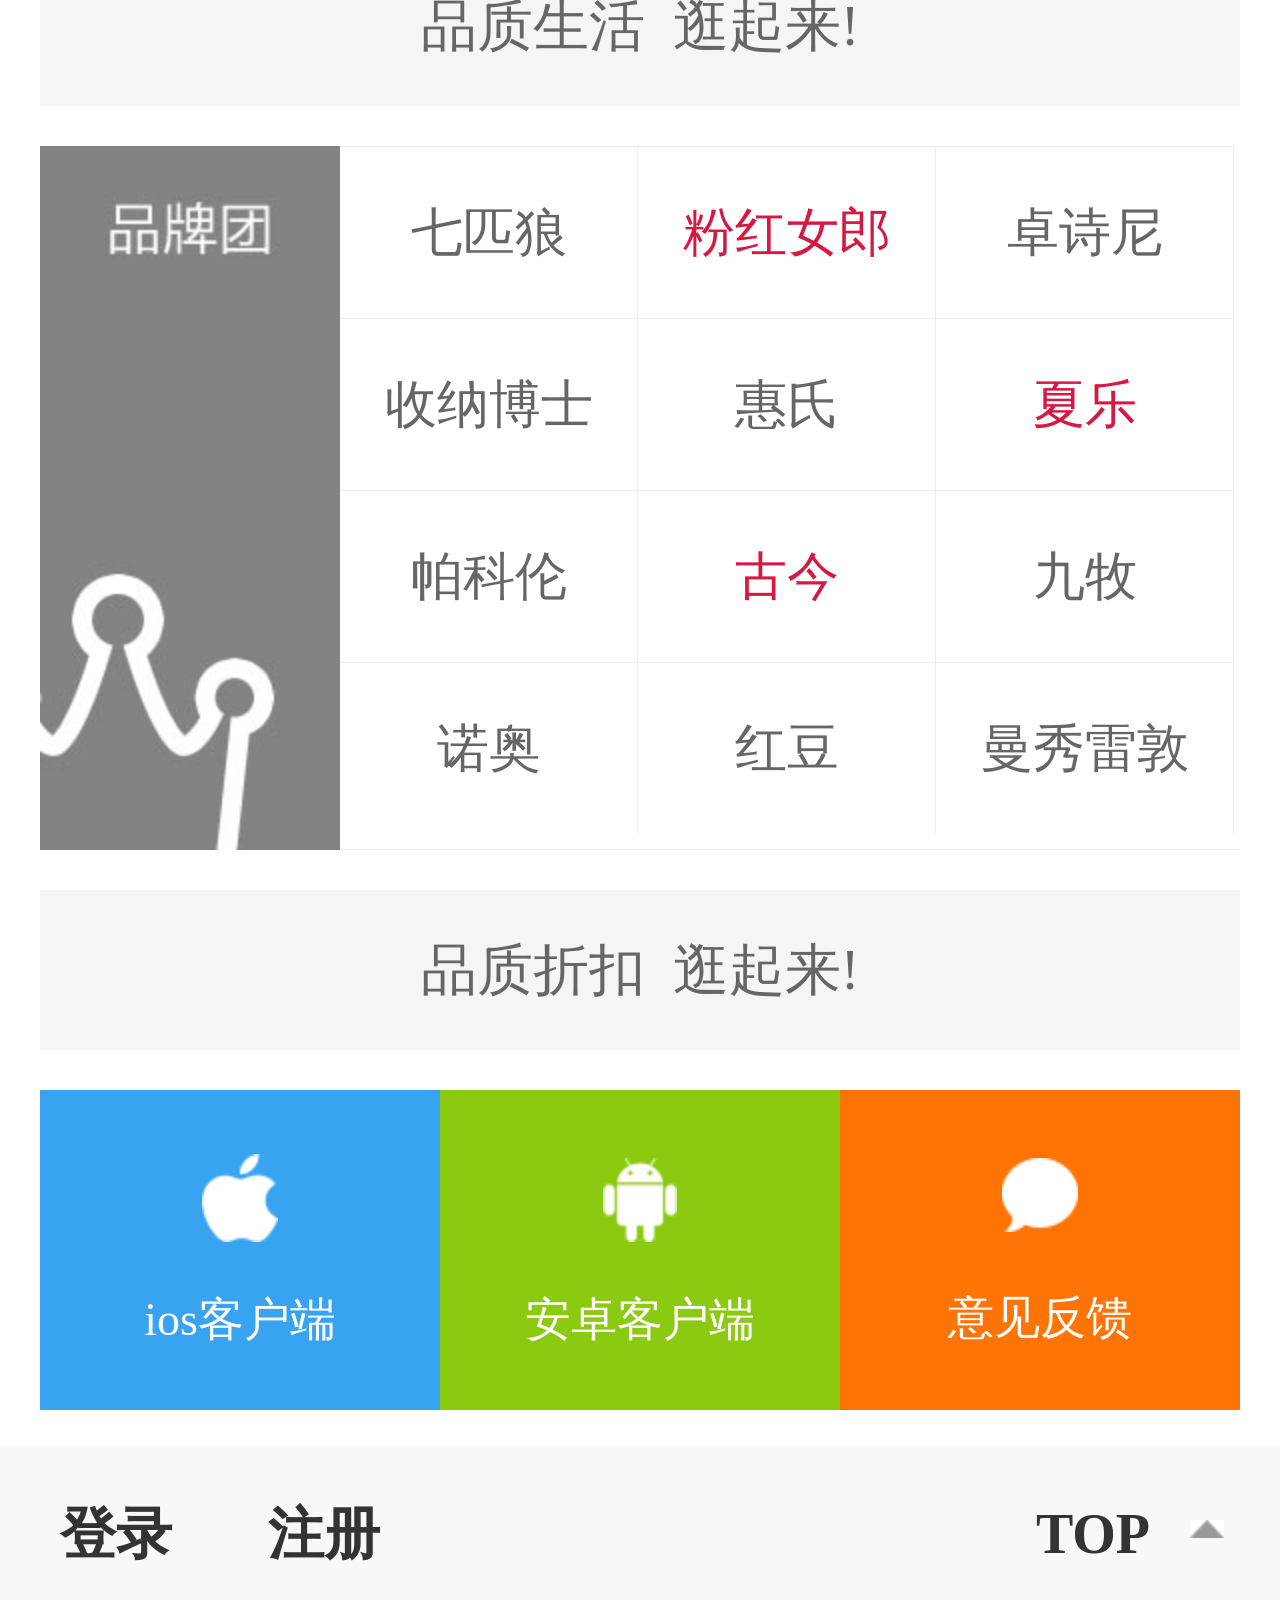
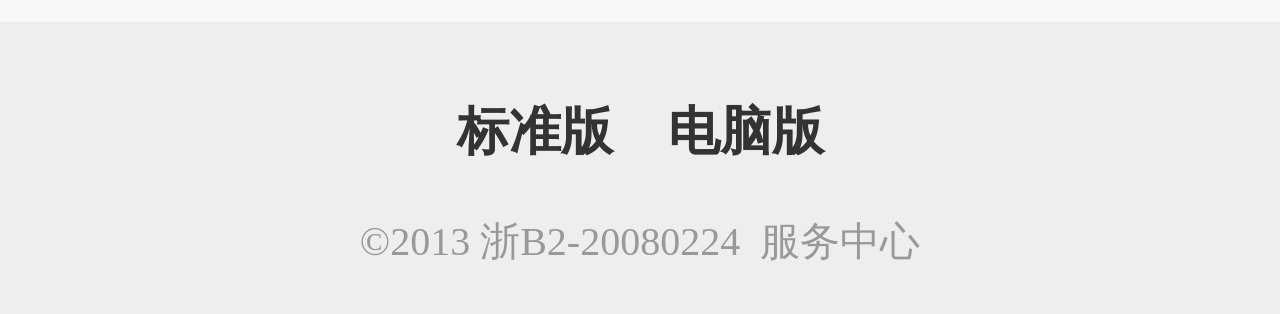
<file: mobile/juhuasuan/index.html>
<!DOCTYPE html>
<html>
<head lang="en">
<meta charset="UTF-8">
<meta name="viewport" content="width=device-width, user-scalable=no, initial-scale=1.0"/>
<meta name="apple-mobile-web-app-capable" content="yes">
<meta name="apple-mobile-web-app-status-bar-style" content="black">
<meta name="format-detection" content="telephone=no,email=no">

<title>聚划算</title>
<style>
    /*清楚默认样式*/
    *{padding:0; margin:0;}
    a{color:#000; text-decoration:none;}
    li{list-style:none;}
    body{font-size:12px; line-height:100%; font-family:'Microsoft Yahei';}
    h1,h2,h3,h4,h5,h6,b,strong{font-weight:normal; font-size:12px;}
    i,em{font-style:normal;}
    img{ vertical-align:top; border:none;}
    .clearfix:after{ display:block; clear:both; content:'';}
    .clearfix{ zoom:1;}
    .fl{ float:left;}
    .fr{ float:right;}



    /*聚划算*/
    html{
        font-size:20px;
    }
    header{
        width:16rem;
        height: 2.5rem;
        margin:0 auto;
        background: url(images/bg1.png);
    }
    header>a{
        float: left;
        margin-left: 0.55rem;
        margin-top: 0.55rem;
    }
    header img{
        width: 3.175rem;
        height: 1.55rem;
    }
    header h1{
        width:3.7rem;
        height: 0.975rem;
        background: url(images/logo.png) no-repeat;
        background-size: 100%;
        float: left;
        margin-left: 2.5rem;
        margin-top: 0.75rem;
    }
    header h1 a{
        text-indent: -999em;
        display: block;
        height: 100%;
    }
    /*轮播图 */
    .tab{
        width: 16rem;
        height: 7.95rem;
        margin: 0 auto;
        position: relative;
    }
    .tab .nav>li{
        display: none;
    }
    .tab .nav .active{
        display: block;
    }
    .tab img{
        width: 16rem;
        height: 6.675rem;
    }
    .tab .pot{
        width:2.25rem;
        position: absolute;
        left: 50%;
        margin-left: -1.125rem;
    }
    .tab .pot li{
        width: 0.25rem;
        height: 0.25rem;
        background: #a9a9a9;
        float: left;
        border-radius: 50%;
        margin: 0.5rem  0.25rem 0  0;
    }
    .tab .pot>li:last-child{
        margin-right: 0;
    }.tab .pot .active{
        background: #ff4300;
    }
    /*列表 */
    .list{
        width: 16rem;
        box-sizing: border-box;
        margin: 0 auto;
        text-align: center;
        padding-bottom: 0.625rem;
    }
    .list  li{
        float: left;
        width: 25%;
        margin-bottom: 1rem;
    }
    .list img{
        width: 2rem;
        height: 2rem;
        margin-bottom: 0.45rem;
    }
    .list em{
        color: #9f9f9f;
        font-size: 0.6rem;
    }
    /*热卖排行 */
    .hot{
        width: 16rem;
        padding: 0 0.5rem;
        box-sizing: border-box;
    }
    .hot h2{
        border-bottom: 0.1rem solid #dcdcdc;
        box-sizing: border-box;
        height: 1.375rem;
    }
    .hot  h2 p{
        float: left;
        border-left: 0.1rem solid #d51938;
        padding-left: 0.45rem;
        font-size: 0.7rem;
        height: 0.7rem;
        line-height: 0.7rem;
    }
    .hot h2 span{
        float: right;
        font-size: 0.7rem;
        font-weight: bold;
    }
    .hot .nav{
        margin-top: 0.775rem;
    }
    .hot .nav>li{
        box-sizing: border-box;
        height: 3rem;
        background: #f4f4f4;
        margin-bottom: 0.5rem;
    }
    .hot .one{
        background: #e00202;
    }
    .hot .two{
        background: #ff4800;
    }
    .hot .three{
        background: #ff7300;
    }
    .hot .four{
        background: #ff9d00;
    }
    .hot .five{
        background: #ffa800;
    }
    .hot .six{
        background: #ffb400;
    }
    .hot .senven{
        background: #ffba00;
    }
    .hot .eight{
        background: #fcd000;
    }
    .hot .nine{
        background: #ffd719;
    }
    .hot .ten{
        background: #ffe152;
    }
    .hot .num{
        width: 1.45rem;
        height: 3rem;
        float: left;
        text-align: center;
        line-height: 3rem;
        font-size: 1.2rem;
        font-weight: bold;
        font-family:'Arial';
        color: #fff;
    }
    .hot .pg{
        width: 4.5rem;
        height: 3rem;
        float: left;
    }
    .hot .msg{
        box-sizing: border-box;
        padding-left:0.55rem;
        font-size: 0.6rem;
        color:#999;
        float: left;
        padding-top: 0.29rem;
        line-height: 0.925rem;
    }
    .hot .msg span{
        color:#c7223d;
    }
    .hot  .msg i{
        text-decoration: line-through;
    }
    .hot .icon{
        float: right;
        width: 0.325rem;
        height: 0.55rem;
        background: url(images/icon.png) no-repeat;
        background-size: 100%;
        margin-right: 0.5rem;
        margin-top: 1.1rem;
    }
    .hot .price{
        box-sizing: border-box;
        font-size: 0.8rem;
        font-weight: bold;
        float: right;
        color: #d51938;
        margin-top: 1.2rem;
        margin-right:0.35rem;
    }
    /*更多划算*/
    .more{
        text-align: center;
        line-height: 2rem;
        height: 2rem;
        font-size: 0.7rem;
        color: #666666;
        background: #f5f5f5;
        margin-bottom: 0.5rem;
    }
    /*商品团*/
    .content {
        margin-bottom: 0.5rem;
    }
    .content img {
        width:3.75rem;
        height: 8.8rem;
        float: left;
    }
    .content .right{
        width: 11.25rem;
        height: 8.8rem;
        box-sizing: border-box;
        float: left;
        border-bottom: 1px solid #eee;
    }
    .content .right>li{
        width:3.725rem;
        height: 2.15rem;
        float: left;
        border-top: 1px solid #eee;
        border-right: 1px solid #eee;
        text-align: center;
        line-height:2.15rem;
        font-size: 0.65rem;
        box-sizing: border-box;
    }
    .content .right>li a{
        color: #666;
        display: block;
        height: 100%;
    }
    .content .right>li  .red{
        color: #d51942;
    }
    /*下载链接*/
    .download{
        margin-bottom: 0.45rem;
        text-align: center;
    }
    .download  a{
     display:block;
     height:100%;
     color: #fff;
    }
     .download  li{
        width: 5rem;
        height: 4rem;
        float: left;
        text-align:center;
        box-sizing:border-box;
        font-size: 0.575rem;
    }
    .download>li:nth-child(1){
        background: #38a4f1;
        padding-top:0.8rem;
    }
    .download>li:nth-child(2){
        background: #8bca11;
        padding-top:0.85rem;
    }
    .download>li:nth-child(3){
        background: #ff7404;
        padding-top:0.85rem;
    }
    .download>li:nth-child(1) img {
        width: 0.95rem;
        height: 1.1rem;
        margin-bottom: 0.9rem;
    }
    .download>li:nth-child(2) img {
        width: 0.925rem;
        height: 1.05rem;
        margin-bottom: 0.9rem;
    }
    .download>li:nth-child(3) img {
        width: 0.95rem;
        height: 0.925rem;
        margin-bottom: 1rem;
    }
    /*下载链接*/
    .login{
        width: 16rem;
        height: 2.2rem;
        background: #f8f8f8;
        line-height: 2.2rem;
    }
    .login a{
        font-size: 0.7rem;
        color: #333333;
        font-weight: bold;
    }
    .login .log{
        float: left;
        margin-left: 0.75rem;
    }
    .login .reg{
        float: left;
        margin-left: 1.2rem;
    }
    .login .top{
        float: right;
    }
    .login i{
        background: url("images/up.png") no-repeat;
        width: 0.425rem;
        height: 0.225rem;
        display: block;
        float: right;
        background-size: 100%;
        margin: 0.925rem 0.7rem 0 0.5rem;
    }
    /*尾部*/
    footer{
        width: 16rem;
        height: 3.65rem;
        background: #eeeeee;
        padding-top: 1.05rem;
        box-sizing: border-box;
        text-align: center;
    }
    footer .p1 a {
        font-size: 0.65rem;
        color: #333;
        font-weight: bold;
        line-height: 0.65rem;
        display: inline-block;
    }
    footer .p1 a:nth-child(1) {
        margin-right: 0.65rem;
    }
    footer .p2 {
        margin-top: 0.8rem;
        font-size: 0.5rem;
        color: #999;
        line-height: 0.5rem;
    }
</style>
<script>
    (function(win,doc){
        win.onload=win.onresize=function(){
            doc.documentElement.style.fontSize=20*doc.documentElement.clientWidth/320+'px'
        };
    })(window,document);
</script>
</head>
<body>
<!-- 头部 -->
<header class="clearfix">
    <a href="javascript:;" class="back">
        <img src="images/back.png"/>
    </a>
    <h1>
        <a href="javascript:;">聚划算</a>
    </h1>
</header>
<!-- 轮播图 -->
<div class="tab">
    <ul class="nav">
        <li class="active">
            <a href="javascript:;">
                <img src="images/1.jpg">
            </a>
        </li>
        <li>
            <a href="javascript:;">
                <img src="images/1.jpg">
            </a>
        </li>
        <li>
            <a href="javascript:;">
                <img src="images/1.jpg">
            </a>
        </li>
        <li>
            <a href="javascript:;">
                <img src="images/1.jpg">
            </a>
        </li>
        <li>
            <a href="javascript:;">
                <img src="images/1.jpg">
            </a>
        </li>
    </ul>
    <ul class="pot">
        <li class="active"></li>
        <li></li>
        <li></li>
        <li></li>
        <li></li>
    </ul>
</div>

<!-- 大列表 -->
<div class="list">
    <ul class="clearfix">
        <li>
            <a href="#">
                <img src="images/a1.png"><br>
                <em>商品</em>
            </a>
        </li>
        <li>
            <a href="#">
                <img src="images/a2.png"><br>
                <em>生活</em>
            </a>
        </li>
        <li>
            <a href="#">
                <img src="images/a3.png"><br>
                <em>品牌</em>
            </a>
        </li>
        <li>
            <a href="#">
                <img src="images/a4.png"><br>
                <em>聚宝盆</em>
            </a>
        </li>
        <li>
            <a href="#">
                <img src="images/a5.png"><br>
                <em>聚名品</em>
            </a>
        </li>
        <li>
            <a href="#">
                <img src="images/a6.png"><br>
                <em>聚家装</em>
            </a>
        </li>
        <li>
            <a href="#">
                <img src="images/a7.png"><br>
                <em>聚透</em>
            </a>
        </li>
        <li>
            <a href="#">
                <img src="images/a8.png"><br>
                <em>客户端</em>
            </a>
        </li>
    </ul>
</div>
<!-- 热卖排行 -->
<div class="hot clearfix">
    <h2 class="clearfix">
        <p>聚划算热卖排行榜</p>
        <span>TOP10</span>
    </h2>
    <ul class="nav">
        <li class="clearfix">
            <a href="#">
                <div class="num one">1</div>
                <img src="images/c1.jpg" class="pg">
                <div class="msg">
                    <p class="m1">已售68456</p>
                    <p class="m2">
                        <span>2.3</span>折 &nbsp;
                        ￥<i>299</i>
                    </p>
                </div>
                <em class="icon"></em>
                <div class="price">￥51</div>
            </a>
        </li>
        <li class="clearfix">
            <a href="#">
                <div class="num two">2</div>
                <img src="images/c2.jpg" class="pg">
                <div class="msg">
                    <p class="m1">已售68456</p>
                    <p class="m2">
                        <span>2.3</span>折 &nbsp;
                        ￥<i>293</i>
                    </p>
                </div>
                <em class="icon"></em>
                <div class="price">￥51</div>
            </a>
        </li>
        <li class="clearfix">
            <a href="#">
                <div class="num three">3</div>
                <img src="images/c3.jpg" class="pg">
                <div class="msg">
                    <p class="m1">已售62343</p>
                    <p class="m2">
                        <span>2.7</span>折 &nbsp;
                        ￥<i>219</i>
                    </p>
                </div>
                <em class="icon"></em>
                <div class="price">￥52</div>
            </a>
        </li>
        <li class="clearfix">
            <a href="#">
                <div class="num four">4</div>
                <img src="images/c4.jpg" class="pg">
                <div class="msg">
                    <p class="m1">已售3423</p>
                    <p class="m2">
                        <span>0.1</span>折 &nbsp;
                        ￥<i>234</i>
                    </p>
                </div>
                <em class="icon"></em>
                <div class="price">￥23</div>
            </a>
        </li>
        <li class="clearfix">
            <a href="#">
                <div class="num five">5</div>
                <img src="images/c5.jpg" class="pg">
                <div class="msg">
                    <p class="m1">已售134</p>
                    <p class="m2">
                        <span>2.3</span>折 &nbsp;
                        ￥<i>123</i>
                    </p>
                </div>
                <em class="icon"></em>
                <div class="price">￥134</div>
            </a>
        </li>
        <li class="clearfix">
            <a href="#">
                <div class="num six">6</div>
                <img src="images/c6.jpg" class="pg">
                <div class="msg">
                    <p class="m1">已售23423</p>
                    <p class="m2">
                        <span>2.3</span>折 &nbsp;
                        ￥<i>223</i>
                    </p>
                </div>
                <em class="icon"></em>
                <div class="price">￥61</div>
            </a>
        </li>
        <li class="clearfix">
            <a href="#">
                <div class="num senven">7</div>
                <img src="images/c7.jpg" class="pg">
                <div class="msg">
                    <p class="m1">已售2346</p>
                    <p class="m2">
                        <span>2.3</span>折 &nbsp;
                        ￥<i>123</i>
                    </p>
                </div>
                <em class="icon"></em>
                <div class="price">￥98</div>
            </a>
        </li>
        <li class="clearfix">
            <a href="#">
                <div class="num eight">8</div>
                <img src="images/c8.jpg" class="pg">
                <div class="msg">
                    <p class="m1">已售342346</p>
                    <p class="m2">
                        <span>2.3</span>折 &nbsp;
                        ￥<i>123</i>
                    </p>
                </div>
                <em class="icon"></em>
                <div class="price">￥51</div>
            </a>
        </li>
        <li class="clearfix">
            <a href="#">
                <div class="num nine">9</div>
                <img src="images/c9.jpg" class="pg">
                <div class="msg">
                    <p class="m1">已售68456</p>
                    <p class="m2">
                        <span>2.3</span>折 &nbsp;
                        ￥<i>299</i>
                    </p>
                </div>
                <em class="icon"></em>
                <div class="price">￥34</div>
            </a>
        </li>
        <li class="clearfix">
            <a href="#">
                <div class="num ten">10</div>
                <img src="images/c10.jpg" class="pg">
                <div class="msg">
                    <p class="m1">已售68456</p>
                    <p class="m2">
                        <span>2.3</span>折 &nbsp;
                        ￥<i>12</i>
                    </p>
                </div>
                <em class="icon"></em>
                <div class="price">￥123</div>
            </a>
        </li>
    </ul>
    <!-- 更多聚划算 -->
    <div class="more">更多划算&nbsp;&nbsp;逛起来!</div>
    <!-- 商品团-->
    <div class="content clearfix">
        <img src="images/d1.jpg" alt=""/>
        <ul class="right">
            <li><a href="#" class="red">服饰</a> </li>
            <li><a href="#">配饰</a> </li>
            <li><a href="#">美妆</a> </li>
            <li><a href="#">鞋包</a> </li>
            <li><a href="#">食品</a> </li>
            <li><a href="#" class="red">家居</a> </li>
            <li><a href="#">运动</a> </li>
            <li><a href="#" class="red">电器</a> </li>
            <li><a href="#">百货</a> </li>
            <li><a href="#">母婴</a> </li>
            <li><a href="#">数码</a> </li>
            <li><a href="#">更多</a> </li>
        </ul>
    </div>
    <!-- 精彩商品 -->
    <div class="more">精彩商品&nbsp;&nbsp;逛起来！</div>
    <!-- 生活团-->
    <div class="content clearfix">
        <img src="images/d2.jpg" alt=""/>
        <ul class="right">
            <li><a href="#" class="red">美食</a> </li>
            <li><a href="#">教育</a> </li>
            <li><a href="#">酒店</a> </li>
            <li><a href="#">电影</a> </li>
            <li><a href="#">生活服务</a> </li>
            <li><a href="#" class="red">卡卷</a> </li>
            <li><a href="#">摄影</a> </li>
            <li><a href="#" class="red">粮油生鲜</a> </li>
            <li><a href="#">门票</a> </li>
            <li><a href="#">休闲娱乐</a> </li>
            <li><a href="#"></a> </li>
            <li><a href="#"></a> </li>
        </ul>
    </div>
    <!-- 品质生活 -->
    <div class="more">品质生活&nbsp;&nbsp;逛起来!</div>
    <!-- 品牌团-->
    <div class="content clearfix">
        <img src="images/d3.jpg" alt=""/>
        <ul class="right">
            <li><a href="#" >七匹狼</a> </li>
            <li><a href="#" class="red">粉红女郎</a> </li>
            <li><a href="#">卓诗尼</a> </li>
            <li><a href="#">收纳博士</a> </li>
            <li><a href="#">惠氏</a> </li>
            <li><a href="#" class="red">夏乐</a> </li>
            <li><a href="#">帕科伦</a> </li>
            <li><a href="#" class="red">古今</a> </li>
            <li><a href="#">九牧</a> </li>
            <li><a href="#">诺奥</a> </li>
            <li><a href="#">红豆</a> </li>
            <li><a href="#">曼秀雷敦</a> </li>
        </ul>
    </div>
    <!-- 品质折扣 -->
    <div class="more">品质折扣&nbsp;&nbsp;逛起来!</div>
    <!-- 链接-->
    <ul class="download clearfix">
        <li>
            <a href="#">
                <img src="images/apple.png">
                <p>ios客户端</p>
            </a>
        </li>
        <li>
            <a href="#">
                <img src="images/an.png">
                <p>安卓客户端</p>
            </a>
        </li>
        <li>
            <a href="#">
                <img src="images/wei.png">
                <p>意见反馈</p>
            </a>
        </li>
    </ul>
</div>
<!--登录-->
<div class="login clearfix">
    <a href="#" class="log">登录</a>
    <a href="#" class="reg">注册</a>
    <a href="#" class="top">TOP
        <i></i>
    </a>
</div>
<!--尾部-->
<footer>
    <p class="p1">
        <a href="#">标准版</a>
        <a href="#">电脑版</a>
    </p>
    <p class="p2">
        ©2013&nbsp;浙B2-20080224&nbsp;&nbsp;服务中心
    </p>
</footer>
</body>
</html>
</file>
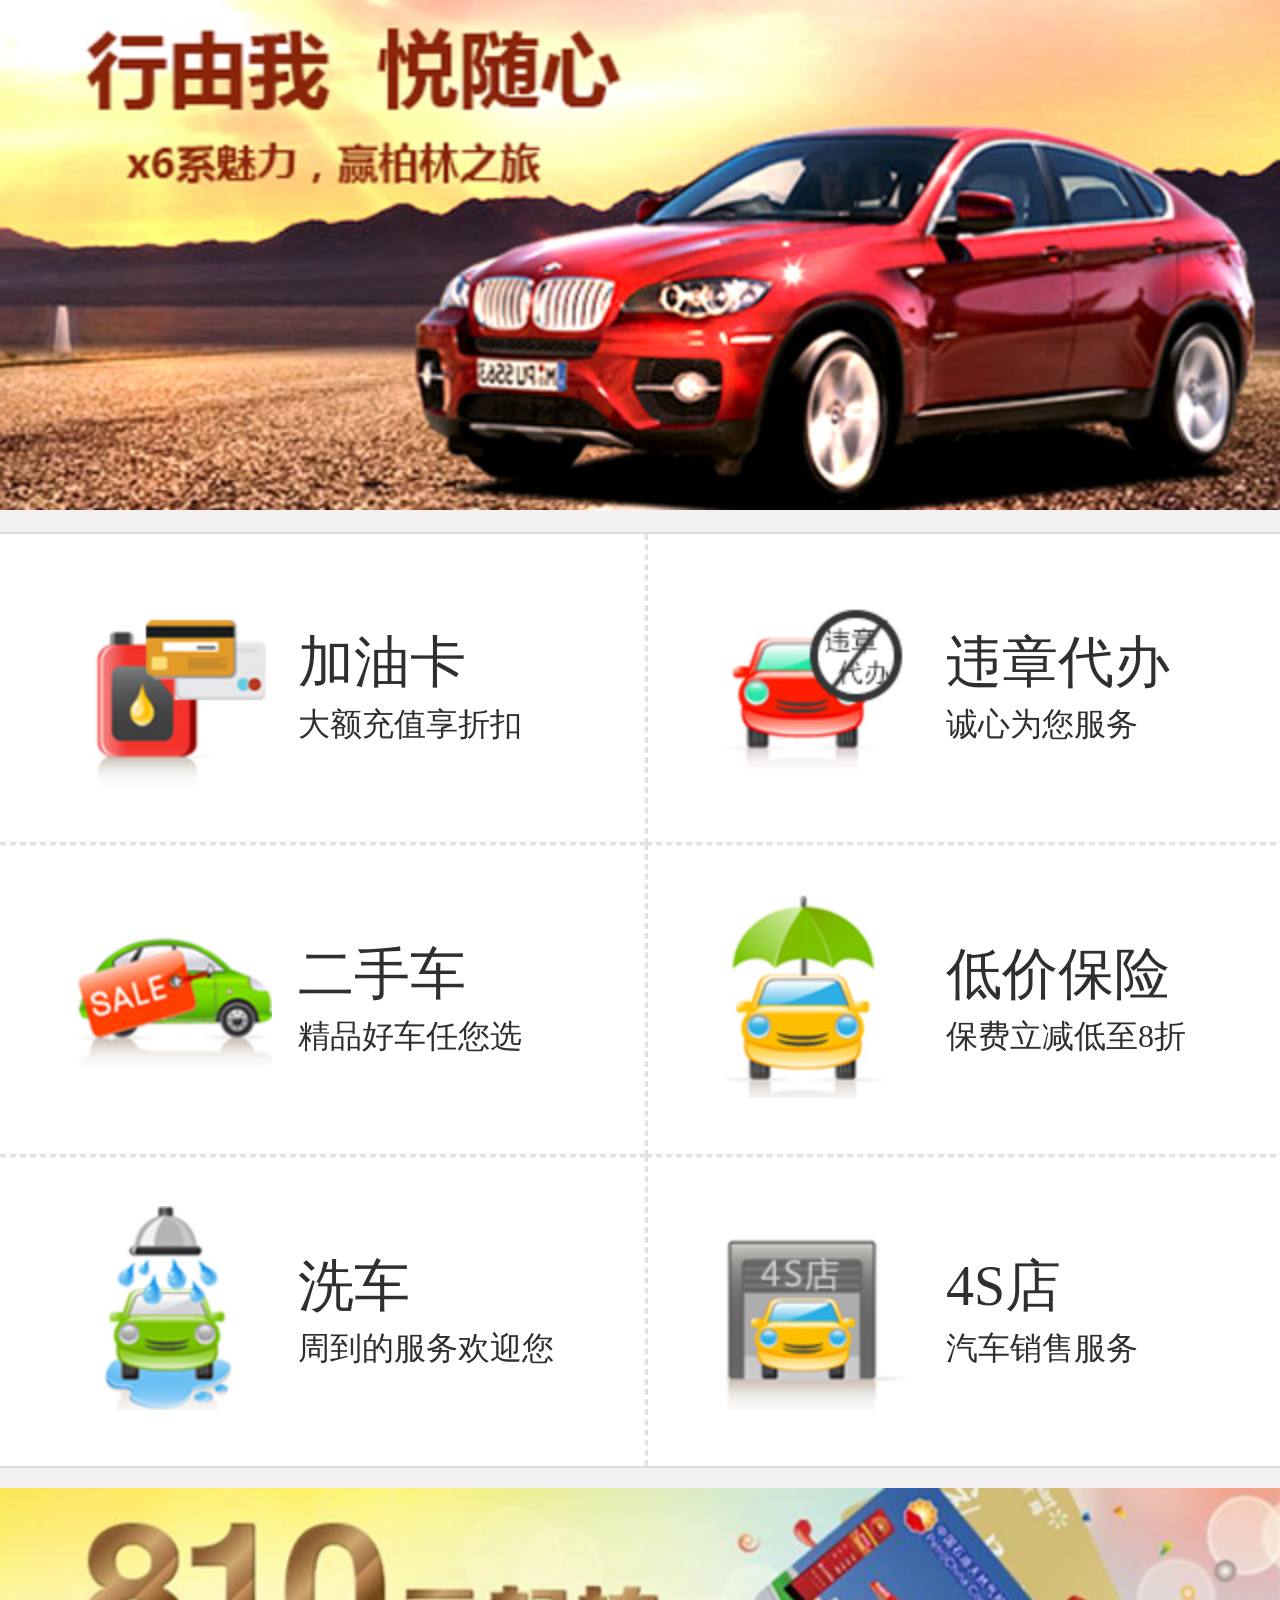
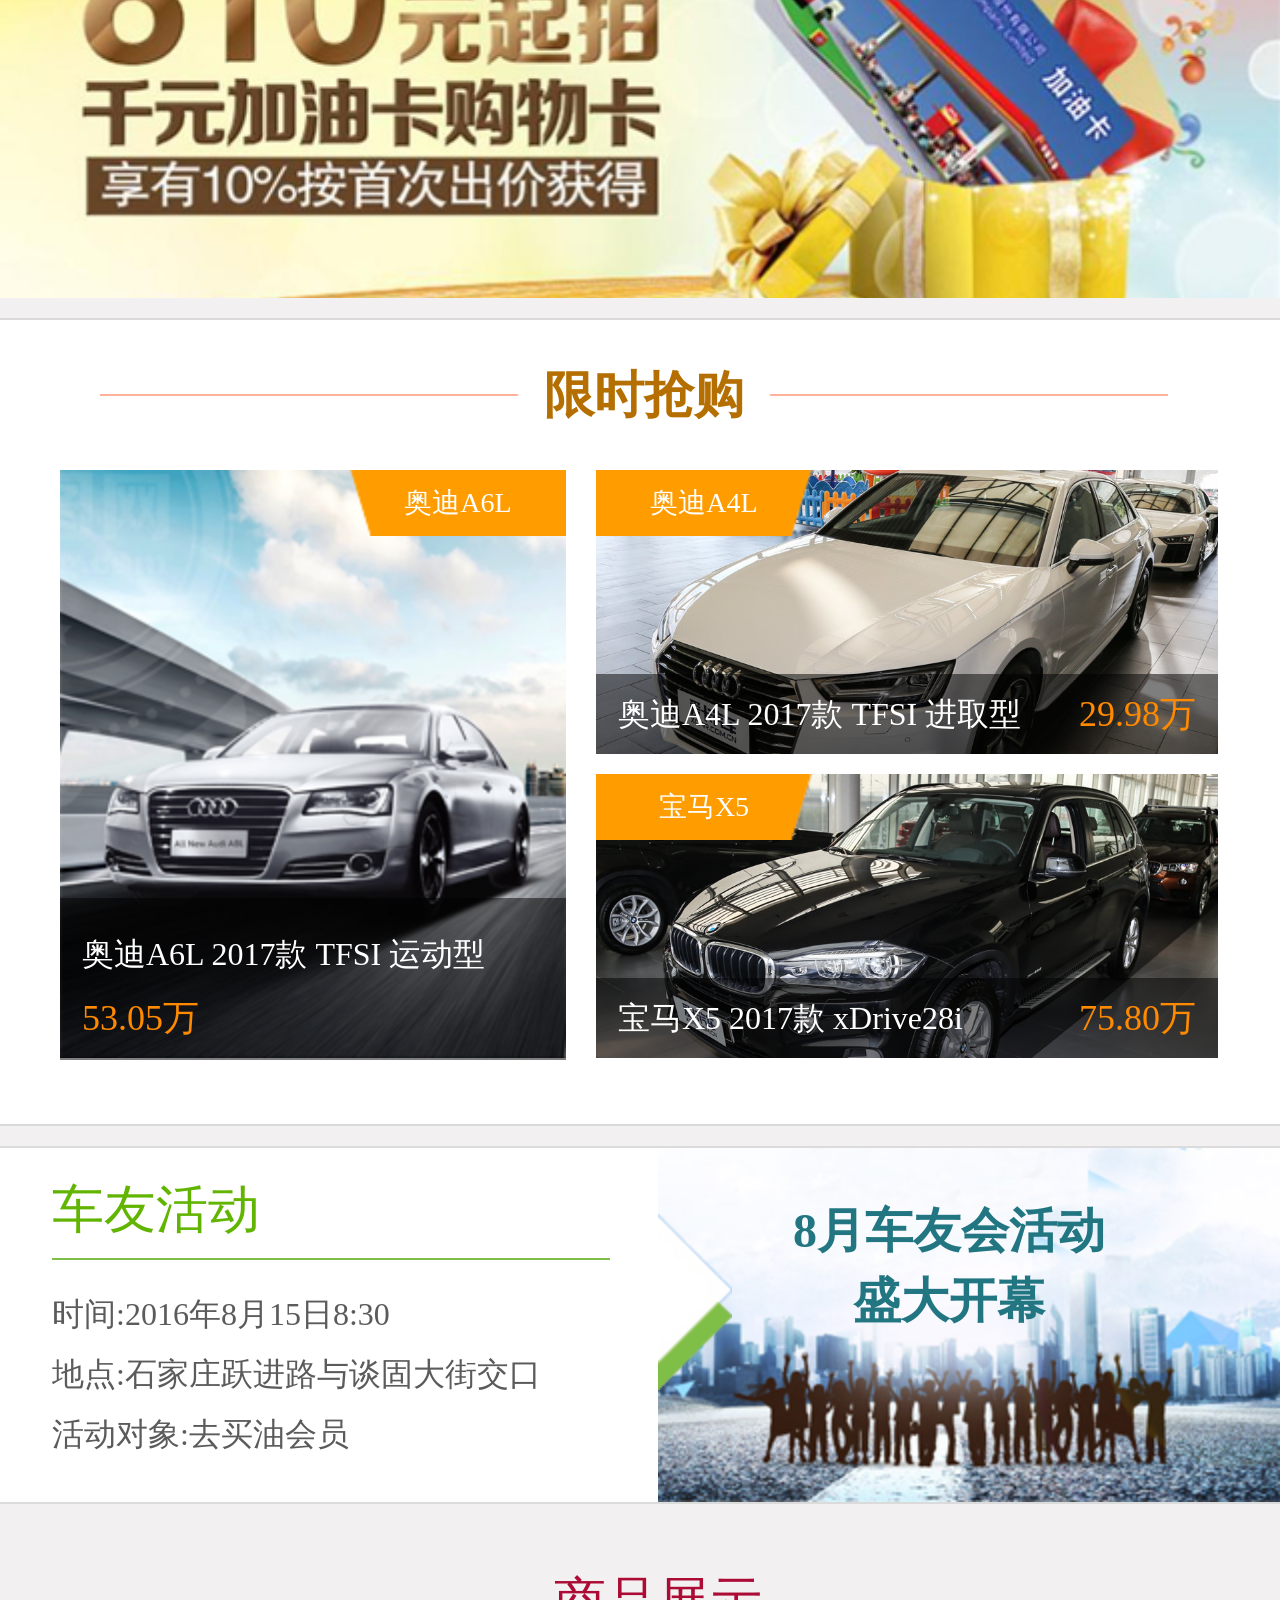
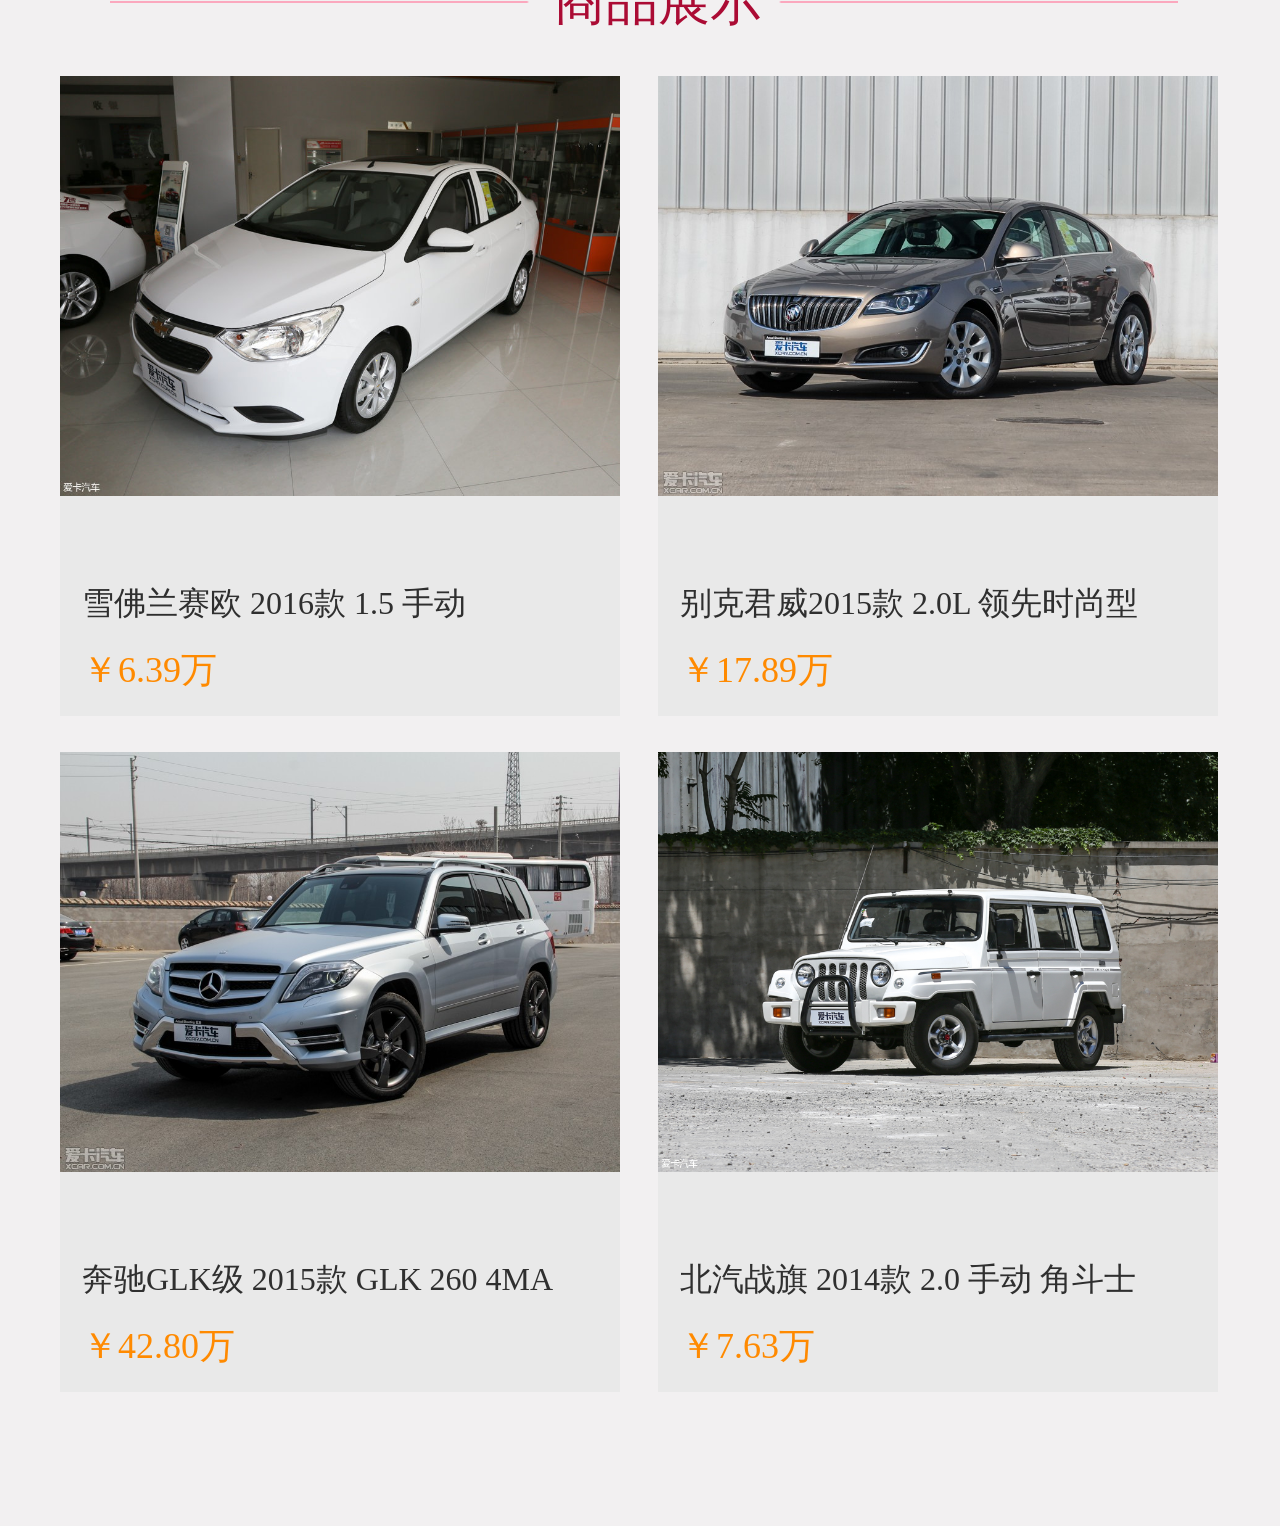
<file: mobile/mobile/index.html>
<!doctype html>
<html>
<head>
<meta charset="utf-8">
<meta name="viewport" content="width=device-width, initial-scale=1.0, maximum-scale=1.0, user-scalable=0"/>
<!--视口/页面宽度跟设备宽度走,初始缩放比例1,-->
<meta name="apple-mobile-web-app-capable" content="yes"/>
<meta name="apple-mobile-web-app-status-bar-style" content="black"/>
<meta name="format-detection" content="telephone=no,email=no">
<title>无标题文档</title>
<link type="text/css" rel="stylesheet" href="css/base.css" />
<link type="text/css" rel="stylesheet" href="css/swiper-3.3.1.min.css" />
<script type="text/javascript" src="js/zepto.min.js"></script>
<script type="text/javascript" src="js/touch.js"></script>
<script type="text/javascript" src="js/swiper-3.3.1.min.js"></script>
<style>
html{font-size:100px;}
.wrap{ width:6.4rem; margin:0 auto;}
/*header*/
.head{ width:6.4rem; height:2.55rem; position:relative;}
.head ul .swiper-slide{ width:6.4rem; height:2.55rem; float:left;}
.head ul .swiper-slide a{ display:block; width:100%; height:100%;}
.head ul .swiper-slide img{ width:6.4rem;}
.head .swiper-pagination{ height:0.16rem; position:absolute; bottom:0.14rem;  left:5.5rem;}
.head .swiper-pagination .swiper-pagination-bullet{ width:0.17rem; height:0.16rem; background:url(img/btn2.png) no-repeat; margin-right:0.1rem; float:left; background-size:0.17rem;}
.head .swiper-pagination .swiper-pagination-bullet-active{ background-image:url(img/btn1.png);}
/*项目*/
.items{ margin-top:0.11rem; width:6.4rem; height:4.66rem; border-top:0.01rem solid #dcdbdc; background:#fff; border-bottom:0.01rem solid #dcdbdc;}
.items li{ float:left; border-left:0.01rem dashed #dfdfdf; border-right:0.01rem dashed #ededed; border-bottom:0.01rem dashed #dfdfdf; border-top:0.01rem dashed #ededed; background:url(img/jiayou.png) 0.39rem 0.24rem no-repeat; background-size:0.97rem 1.02rem;}
.items_a{ display:block; width:100%; height:100%; float:left;}
.items .items_l{ width:3.22rem; height:1.54rem; border-left:none;}
.items .items_r{ width:3.14rem; height:1.54rem; border-right:none;}
.items .items_1{ border-top:none;}
.items .items_2{ border-top:none; background-image:url(img/weizhang.png);}
.items .items_3{ background-image:url(img/2shou.png);}
.items .items_4{ background-image:url(img/baoxian.png);}
.items .items_5{ border-bottom:none; background-image:url(img/xiche.png);}
.items .items_6{ border-bottom:none; background-image:url(img/4sdian.png);}
.items_ref{ margin-left:1.49rem; margin-top:0.41rem;}
.items_ref h6{ font-size:0.28rem; line-height:0.46rem; font-weight:normal;}
.items_ref p{ font-size:0.16rem; line-height:0.16rem;}
/*banner*/
.banner{ width:6.4rem; height:2.05rem; margin-top:0.1rem; position:relative;}
.banner ul{ width:6.4rem; height:2.05rem;}
.banner ul li{ width:6.4rem; height:2.05rem; float:left;}
.banner ul li img{ width:6.4rem;}
.banner .swiper-pagination{ height:0.16rem; position:absolute; bottom:0.09rem; left:50%; margin-left:-0.405rem;}
.banner .swiper-pagination  .swiper-pagination-bullet{ width:0.17rem; height:0.16rem; background:url(img/btn2.png) no-repeat; margin-right:0.1rem; float:left; background-size:0.17rem;}
.banner .swiper-pagination .swiper-pagination-bullet-active{ background-image:url(img/btn1.png);}
/*限时抢购*/
.buy{ width:6.1rem; height:4.02rem; margin-top:0.1rem; border-top:0.01rem #dadada solid; border-bottom:0.01rem #dadada solid; padding-left:0.3rem; background:#fff;}
.title{ width:5.74rem; height:0.75rem; background:url(img/line.png)0.15rem center no-repeat; margin-left:0.05rem; text-align:center; background-size:5.34rem;}
.title h6{ font-size:0.25rem; line-height:0.75rem; color:#b46f00;}
.buy .limit{ width:5.79ren; height:2.95rem;}
.buy .limit a{ float:left; position:relative;}
.buy .limit .audi{ width:2.53rem; height:2.95rem; background:url(img/audi.png) no-repeat; background-size:2.53rem; margin-right:0.15rem;}
.buy .limit .audi .timer{ position:absolute; right:0; top:0; text-align:center;}
.timer{ width:1.08rem; height:0.33rem; background:url(img/buy_bg.png) no-repeat; background-size:1.08rem;}
.timer p{ color:#fff; line-height:0.33rem; font-size:0.14rem;}
.model{ width:2.42rem; height:0.73rem; position:absolute; left:0; bottom:0; background:rgba(0,0,0,0.5); padding-left:0.11rem; padding-top:0.08rem; font-style:normal; overflow:hidden;}
.model p{ line-height:0.4rem; font-size:0.16rem; color:#fff; width:2.22rem; white-space:nowrap; overflow:hidden; text-overflow:ellipsis;}
.model span{ font-size:0.18rem; color:#ff8a00;}
.aodi{ width:3.11rem; height:1.42rem; background:url(img/aodi.jpg) left -0.4rem no-repeat; background-size:3.11rem;}
.buy .limit .aodi .timer_2{ position:absolute; left:0; top:0; text-align:center;}
.timer_2{ width:1.08rem; height:0.33rem; background:url(img/buy_bg3.png) no-repeat; background-size:1.08rem;}
.timer_2 p{ color:#fff; line-height:0.33rem; font-size:0.14rem;}
.type{ width:100%; position:absolute; left:0; bottom:0; background:rgba(0,0,0,0.5); line-height:0.4rem; font-style:normal; overflow:hidden;}
.type p{ margin-left:0.11rem; font-size:0.16rem; color:#fff; width:2.22rem; white-space:nowrap; overflow:hidden; text-overflow:ellipsis;}
.type span{ font-size:0.18rem; color:#ff8a00; margin-right:0.11rem;}
.bmw{ background-image:url(img/bmw.jpg); margin-top:0.1rem;}
/*车友活动*/
.car_friend{ width:6.14rem; height:1.77rem; border:0.01rem solid #dbdbdb; border-left:none; border-right:none; margin-top:0.1rem; background:#fff; padding-left:0.26rem; margin-bottom:0.12rem;}
.text{ width:2.79rem;}
.riders{ display:block; font-size:0.26rem; color:#61b400; line-height:0.48rem; border-bottom:0.01rem solid #7fbe47; margin-top:0.07rem; margin-bottom:0.12rem;}
.text p{ line-height:0.3rem; font-size:0.16rem;}
.activity{ width:3.11rem; background:url(img/activity.png) left center no-repeat; height:1.53rem; background-size:3.11rem; position:relative; padding-top:0.24rem;}
.activity i{ position:absolute; left:0; width:0.37rem; height:0.88rem; top:0.33rem; background:url(img/mark.png) no-repeat; background-size:0.37rem;}
.activity p{ width:2.91rem; line-height:0.35rem; font-size:0.24rem; text-align:center; color:#227682; font-weight:bold;}
/*商品展示*/
.product_show{ width:6.1rem; height:7.99rem; padding-left:0.3rem;}
.product_show h3{ width:3.37rem; line-height:0.74rem; background:url(img/line_show.png) center no-repeat; font-size:0.26rem;  color:#ab0b34; font-weight:normal; background-size:5.34rem; padding-left:2.47rem;}
.product_show ul{}
.product_show li{ float:left; width:2.8rem; height:3.2rem; background:#e9e9e9; margin-right:0.19rem; margin-bottom:0.18rem;}
.product_show li a{ display:block; background:url(img/show1.jpg) no-repeat; background-size:2.8rem; height:2.42rem;}
.product_show li p{ line-height:0.43rem; font-size:0.16rem; margin-left:0.11rem; color:#2f2f2f; white-space:nowrap; overflow:hidden; text-overflow:ellipsis;}
.product_show li span{ margin-left:0.11rem; font-size:0.18rem; color:#ff8a00; display:block;}
.product_show li .benchi{ background-image:url(img/show2.jpg);}
.product_show li .benz{ background-image:url(img/show3.jpg);}
.product_show li .beiqi{ background-image:url(img/show4.jpg);}
</style>
<script>
;(function(win,doc){
	function change (){
		doc.documentElement.style.fontSize = 100*doc.documentElement.clientWidth/640+'px';
	}
	change();
	win.addEventListener('resize',change,false);
})(window,document);
</script>
</head>

<body>
    <div class="wrap">
	<!--header-->
    	<header class="swiper-container head">
        	<ul class="clear swiper-wrapper">
                <li class="swiper-slide">
               		<a href="javascript:;" target="_self"><img src="img/banner1.png" /></a>
                </li>
                <li class="swiper-slide">
                	<a href="javascript:;" target="_self"><img src="img/banner2.png" /></a>
                </li>
            </ul>
        </header>
    <!--项目-->
    	<ul class="items clear">
        	<li class="items_l items_1 clear">
            	<a href="javascript:;" target="_self" class="items_a">
                    <div class="items_ref">
                        <h6>加油卡</h6>
                        <p>大额充值享折扣</p>
                    </div>
                </a>
            </li>
        	<li class="items_r items_2 clear">
            	<a href="weizhang.html" target="_self" class="items_a">
                    <div class="items_ref">
                        <h6>违章代办</h6>
                        <p>诚心为您服务</p>
                    </div>
                </a>
            </li>
        	<li class="items_l items_3 clear">
            	<a href="javascript:;" target="_self" class="items_a">
                    <div class="items_ref">
                        <h6>二手车</h6>
                        <p>精品好车任您选</p>
                    </div>
                </a>
            </li>
        	<li class="items_r items_4 clear">
            	<a href="javascript:;" target="_self" class="items_a">
                    <div class="items_ref">
                        <h6>低价保险</h6>
                        <p>保费立减低至8折</p>
                    </div>
                </a>
            </li>
        	<li class="items_l items_5 clear">
            	<a href="xiche.html" target="_self" class="items_a">
                    <div class="items_ref">
                        <h6>洗车</h6>
                        <p>周到的服务欢迎您</p>
                    </div>
                </a>
            </li>
        	<li class="items_r items_6 clear">
            	<a href="javascript:;" target="_self" class="items_a">
                    <div class="items_ref">
                        <h6>4S店</h6>
                        <p>汽车销售服务</p>
                    </div>
                </a>
            </li>
        </ul>
    <!--banner-->
    	<section class="banner swiper-container">
        	<ul class="clear swiper-wrapper">
            	<li>
                	<a href="javascript:;" target="_self"><img src="img/pic.png" /></a>	
                </li>
            </ul>
        </section>
    <!--限时抢购-->
    	<section class="buy">
        	<div class="title">
            	<h6>限时抢购</h6>
            </div>
            <div class="limit clear">
            	<a href="javascript:;" target="_self" class="audi">
                	<span class="timer"><p>奥迪A6L</p></span>
                    <i class="model clear">
                    	<p class="fl">奥迪A6L 2017款 TFSI 运动型</p>
                        <span class="fl">53.05万</span>
                    </i>
                </a>
            	<a href="javascript:;" target="_self" class="aodi">
                	<span class="timer_2"><p>奥迪A4L</p></span>
                    <i class="type clear">
                    	<p class="fl">奥迪A4L 2017款 TFSI 进取型</p>
                        <span class="fr">29.98万</span>
                    </i>
                </a>
            	<a href="javascript:;" target="_self" class="aodi bmw">
                	<span class="timer_2"><p>宝马X5</p></span>
                    <i class="type clear">
                    	<p class="fl">宝马X5 2017款 xDrive28i</p>
                        <span class="fr">75.80万</span>
                    </i>
                </a>
            </div>
        </section>
    <!--车友活动-->
    	<section class="car_friend clear">
        	<div class="text fl">
            	<a href="cheyouhui.html" target="_self" class="riders">车友活动</a>
                <p>时间:2016年8月15日8:30</p>
				<p>地点:石家庄跃进路与谈固大街交口</p>
				<p>活动对象:去买油会员</p>
            </div>
            <a href="cheyouhui.html" target="_self" class="fr activity">
            	<i></i>
                <p>8月车友会活动</p>
				<p>盛大开幕</p>
            </a>
        </section>
    <!--商品展示-->
    	<section class="product_show">
        	<h3>商品展示</h3>
            <ul class="clear">
            	<li>
                	<a href="javascript:;" target="_self"></a>
                    <p>雪佛兰赛欧 2016款 1.5 手动</p>
                    <span>￥6.39万</span>
                </li>
            	<li>
                	<a href="javascript:;" target="_self" class="benchi"></a>
                    <p>别克君威2015款 2.0L 领先时尚型</p>
                    <span>￥17.89万</span>
                </li>
            	<li>
                	<a href="javascript:;" target="_self" class="benz"></a>
                    <p>奔驰GLK级 2015款 GLK 260 4MA</p>
                    <span>￥42.80万</span>
                </li>
            	<li>
                	<a href="javascript:;" target="_self" class="beiqi"></a>
                    <p>北汽战旗 2014款 2.0 手动 角斗士</p>
                    <span>￥7.63万</span>
                </li>
            </ul>
        </section>
	</div>
<script>
	$(document).ready(function(){
		new Swiper('.swiper-container',{
			pagination:'.swiper-pagination',
			paginationElement : 'span',
			autoplayDisableOnInteraction : false,
			autoplay:1500,
			loop:true
		});
	});      
</script>
</body>
</html>
</file>
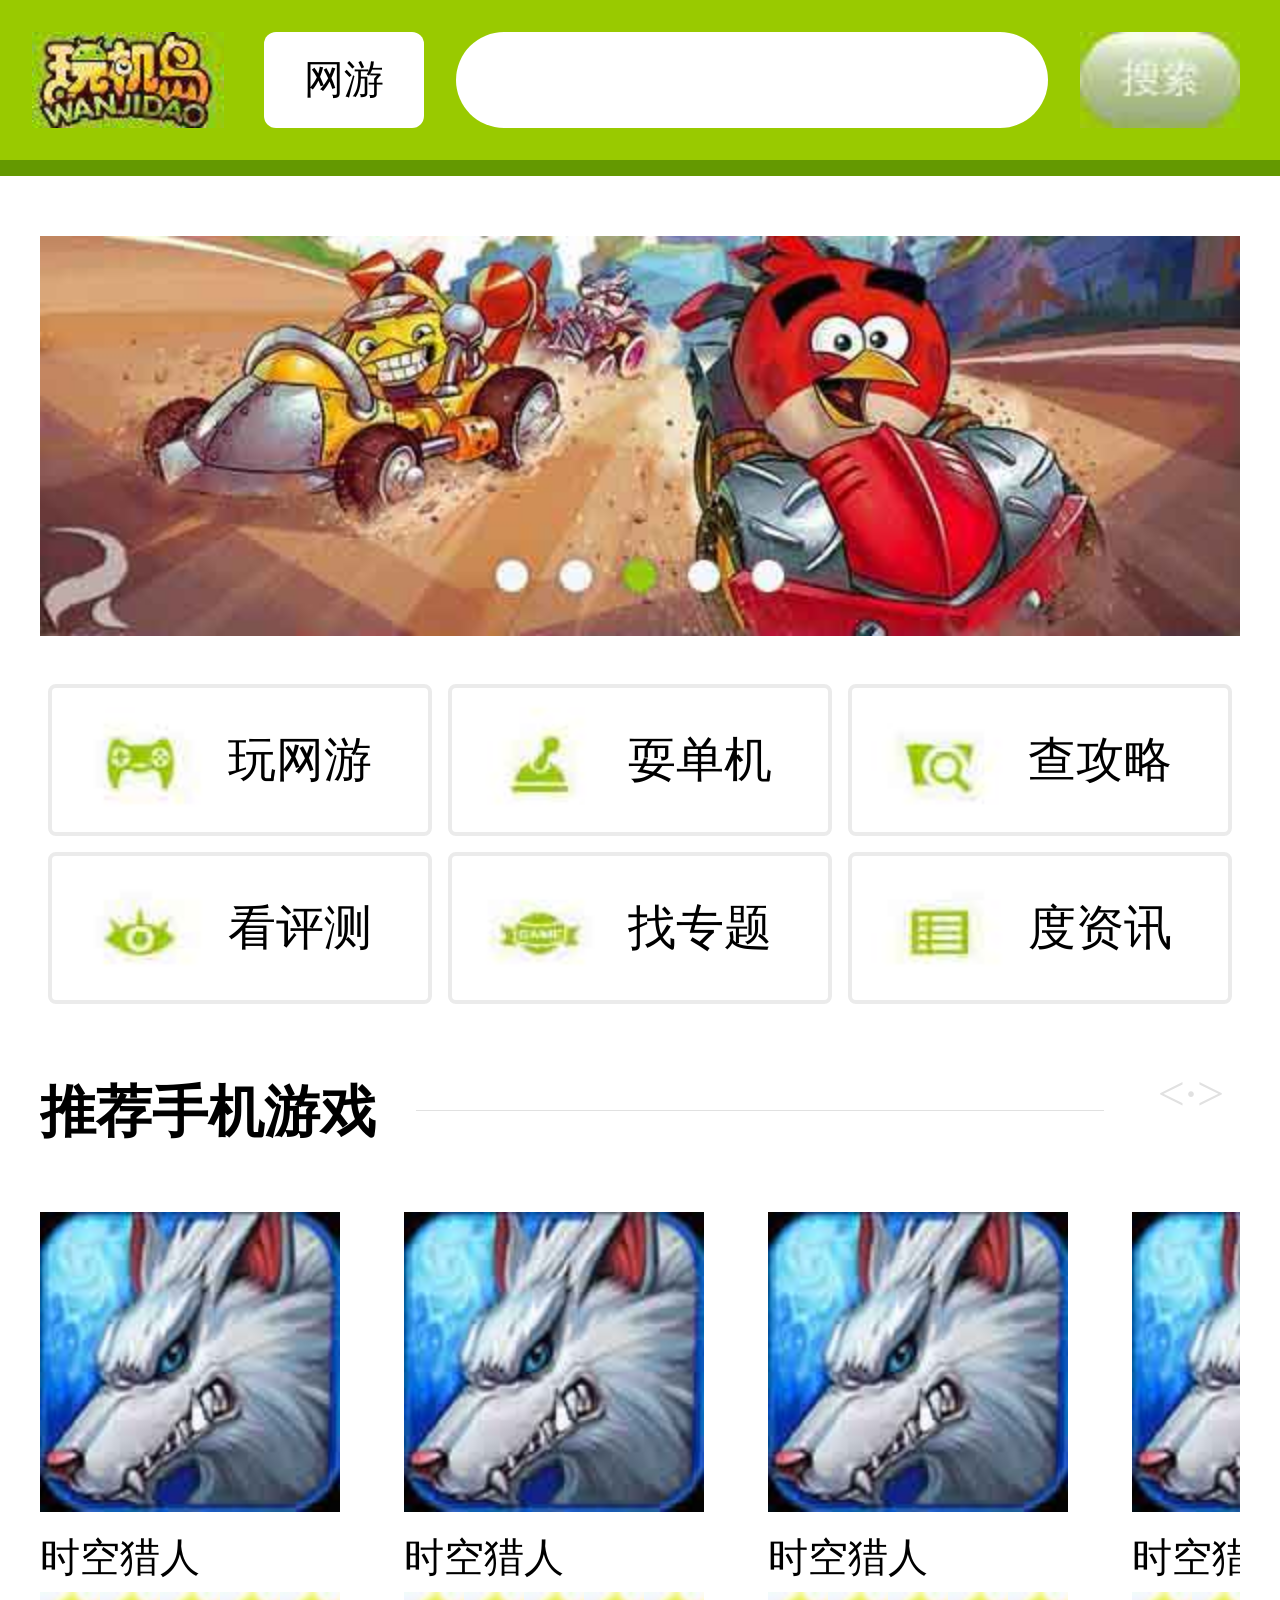
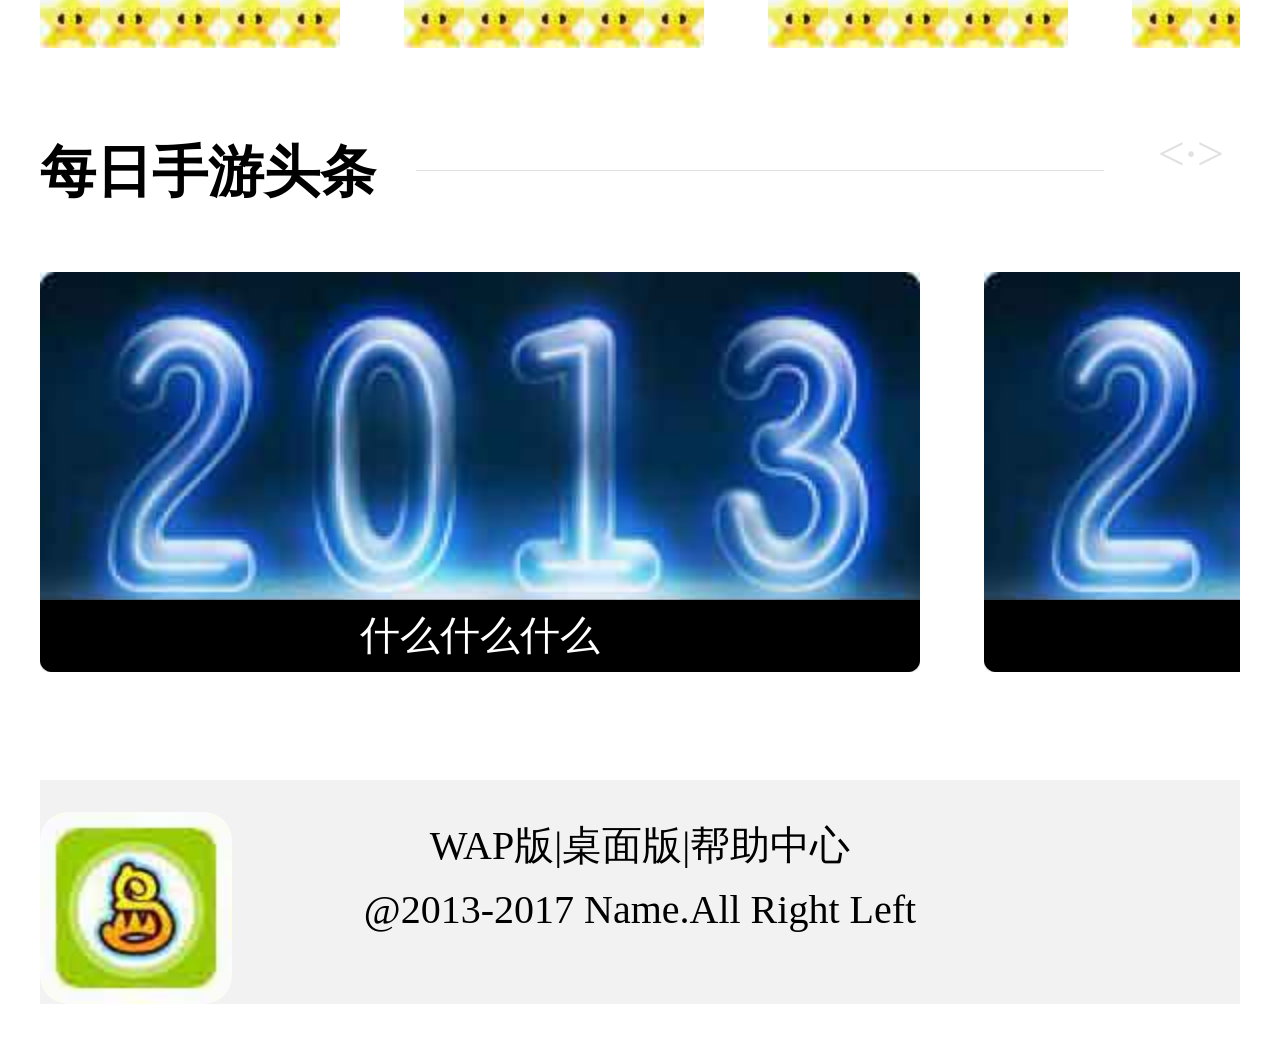
<file: mobile/wanjidao/index.html>
<!doctype html>
<html>
<head>
<meta charset="utf-8">
<meta name="viewport" content="width=device-width, initial-scale=1.0, maximum-scale=1.0, user-scalable=0"/>
<!--视口/页面宽度跟设备宽度走,初始缩放比例1,-->
<meta name="apple-mobile-web-app-capable" content="yes"/>
<meta name="apple-mobile-web-app-status-bar-style" content="black"/>
<meta name="format-detection" content="telephone=no,email=no">
<title></title>
<link type="text/css" rel="stylesheet" href="style/base.css" />
<style>
html{ font-size:100px;}
.mobile{ width:6.4rem; margin:0 auto;}
/*头部*/
header{ padding-top:0.16rem; width:100%; height:0.64rem; background:#99ca00; border-bottom:0.08rem solid #649901;}
header div{ width:0.96rem; height:0.48rem; background:url(img/logo.jpg) no-repeat; background-size:100%; margin-left:0.16rem;}
header ul{ width:0.8rem; height:0.48rem; overflow:hidden; background:#fff; border-radius:0.06rem; margin-left:0.2rem;}
header ul li{ width:100%; height:100%; text-align:center; line-height:0.48rem; font-size:0.2rem;}
header input[type=search]{ width:2.96rem; height:0.48rem; margin-left:0.16rem; border-radius:0.24rem; padding-left:0.2rem; font-size:0.2rem;}
header span{ width:0.8rem; height:0.48rem; background:url(img/aniu.jpg) no-repeat; background-size:100%; margin-left:0.16rem;}

.content{ width:6rem; margin:0.3rem auto; overflow:hidden;}
/*选项卡*/
.box{ width:100%; height:2rem; background:red; overflow:hidden;}
.box li{ width:100%; height:100%;}
.box li img{ width:100%;}
/*nav*/
nav{ width:6rem; height:1.68rem; margin-top:0.2rem; background:url(img/nav.jpg) no-repeat; background-size:100%;}
nav li{ width:1rem; height:0.72rem; margin:0.04rem; border:0.02rem solid #ebebeb; border-radius:0.04rem; float:left; font-size:0.24rem; line-height:0.72rem; padding-left:0.88rem;}
/*推荐*/
.tui{ width:100%; height:1rem;}
.tui div{ width:1.88rem; height:100%; line-height:1rem; font-size:0.28rem; font-weight:bold;}
.tui span{ width:3.44rem; height:0; border-top:1px solid #e1e1e1; margin-top:0.49rem;}
.tui i{ margin-right:0.08rem; color:#e1e1e1; margin-top:0.38rem; font-size:0.24rem;}
/*推荐内容*/
.game{ height:2.3rem; width:18.2rem;}
.game li{ width:1.5rem; margin-right:0.32rem;}
.game img{ width:100%;}
.game span{ font-size:0.2rem; display:block; margin-top:0.2rem;}
.game div{ width:1.5rem; height:0.28rem; margin-top:0.14rem;}
.game div img{ width:0.3rem; height:0.28rem; float:left;}
/*头条*/
.toutiao{ height:2rem; width:9.44rem; overflow:hidden; margin-bottom:0.54rem;}
.toutiao li{ width:4.4rem; height:100%; border-radius:0.06rem; position:relative; margin-right:0.32rem;}
.toutiao img{ width:100%;}
.toutiao span{ position:absolute; bottom:0; left:0; width:100%; height:0.36rem; text-align:center; line-height:0.36rem; background:#000; color:#fff; font-size:0.2rem; border-bottom-left-radius:0.06rem; border-bottom-right-radius:0.06rem;}
/*底部*/
footer{ width:100%; height:0.82rem; background:#f2f2f2; padding-top:0.3rem; position:relative;}
footer div{ width:100%; text-align:center; margin-bottom:0.26rem; font-size:0.2rem}
footer a{ font-size:0.2rem;}
footer i{ display:block; width:100%; font-size:0.2rem; text-align:center;}
footer em{ width:0.96rem; height:0.96rem; position:absolute; border-radius:0.14rem; background:url(img/logo2.jpg) no-repeat; background-size:100%; bottom:0; left:0;}
</style>
<script>
;(function(win,doc){
	function change (){
		doc.documentElement.style.fontSize = 100*doc.documentElement.clientWidth/640+'px';
	}
	change();
	win.addEventListener('resize',change,false);
})(window,document);
</script>
</head>

<body>
<div class="mobile">
	<header class="clearfix">
    	<div class="fl logo"></div>
        <ul class="fl">
        	<li class="">网游</li>
        	<li>单机</li>
        	<li>页游</li>
        </ul>
        <input type="search" class="fl"/>
        <span class="fl"></span>
    </header>
	<div class="content">
        <ul class="box clearfix">
            <li><img src="img/1.jpg" /></li>
            <li><img src="img/1.jpg" /></li>
            <li><img src="img/1.jpg" /></li>
            <li><img src="img/1.jpg" /></li>
            <li><img src="img/1.jpg" /></li>
        </ul>
        <nav>
        	<ul class="navt">
            	<li>玩网游</li>
            	<li>耍单机</li>
            	<li>查攻略</li>
            </ul>
        	<ul class="navb">
            	<li>看评测</li>
            	<li>找专题</li>
            	<li>度资讯</li>
            </ul>
        </nav>
        <div class="tui clearfix">
        	<div class="fl">推荐手机游戏</div>
            <span class="fl"></span>
            <i class="fr"><·></i>
        </div>
        <ul class="game clearfix">
        	<li class="fl">
            	<img src="img/game.jpg"/>
                <span>时空猎人</span>
                <div class="clearfix">
                	<img src="img/liang.jpg"/>
                	<img src="img/liang.jpg"/>
                	<img src="img/liang.jpg"/>
                	<img src="img/liang.jpg"/>
                	<img src="img/liang.jpg"/>
                </div>
            </li>
        	<li class="fl">
            	<img src="img/game.jpg"/>
                <span>时空猎人</span>
                <div class="clearfix">
                	<img src="img/liang.jpg"/>
                	<img src="img/liang.jpg"/>
                	<img src="img/liang.jpg"/>
                	<img src="img/liang.jpg"/>
                	<img src="img/liang.jpg"/>
                </div>
            </li>
        	<li class="fl">
            	<img src="img/game.jpg"/>
                <span>时空猎人</span>
                <div class="clearfix">
                	<img src="img/liang.jpg"/>
                	<img src="img/liang.jpg"/>
                	<img src="img/liang.jpg"/>
                	<img src="img/liang.jpg"/>
                	<img src="img/liang.jpg"/>
                </div>
            </li>
        	<li class="fl">
            	<img src="img/game.jpg"/>
                <span>时空猎人</span>
                <div class="clearfix">
                	<img src="img/liang.jpg"/>
                	<img src="img/liang.jpg"/>
                	<img src="img/liang.jpg"/>
                	<img src="img/liang.jpg"/>
                	<img src="img/liang.jpg"/>
                </div>
            </li>
        	<li class="fl">
            	<img src="img/game.jpg"/>
                <span>时空猎人</span>
                <div class="clearfix">
                	<img src="img/liang.jpg"/>
                	<img src="img/liang.jpg"/>
                	<img src="img/liang.jpg"/>
                	<img src="img/liang.jpg"/>
                	<img src="img/liang.jpg"/>
                </div>
            </li>
        	<li class="fl">
            	<img src="img/game.jpg"/>
                <span>时空猎人</span>
                <div class="clearfix">
                	<img src="img/liang.jpg"/>
                	<img src="img/liang.jpg"/>
                	<img src="img/liang.jpg"/>
                	<img src="img/liang.jpg"/>
                	<img src="img/liang.jpg"/>
                </div>
            </li>
        	<li class="fl">
            	<img src="img/game.jpg"/>
                <span>时空猎人</span>
                <div class="clearfix">
                	<img src="img/liang.jpg"/>
                	<img src="img/liang.jpg"/>
                	<img src="img/liang.jpg"/>
                	<img src="img/liang.jpg"/>
                	<img src="img/liang.jpg"/>
                </div>
            </li>
        	<li class="fl">
            	<img src="img/game.jpg"/>
                <span>时空猎人</span>
                <div class="clearfix">
                	<img src="img/liang.jpg"/>
                	<img src="img/liang.jpg"/>
                	<img src="img/liang.jpg"/>
                	<img src="img/liang.jpg"/>
                	<img src="img/liang.jpg"/>
                </div>
            </li>
        	<li class="fl">
            	<img src="img/game.jpg"/>
                <span>时空猎人</span>
                <div class="clearfix">
                	<img src="img/liang.jpg"/>
                	<img src="img/liang.jpg"/>
                	<img src="img/liang.jpg"/>
                	<img src="img/liang.jpg"/>
                	<img src="img/liang.jpg"/>
                </div>
            </li>
        	<li class="fl">
            	<img src="img/game.jpg"/>
                <span>时空猎人</span>
                <div class="clearfix">
                	<img src="img/liang.jpg"/>
                	<img src="img/liang.jpg"/>
                	<img src="img/liang.jpg"/>
                	<img src="img/liang.jpg"/>
                	<img src="img/liang.jpg"/>
                </div>
            </li>
        </ul>
        <div class="tui clearfix">
        	<div class="fl">每日手游头条</div>
            <span class="fl"></span>
            <i class="fr"><·></i>
        </div>
		<ul class="toutiao clearfix">
        	<li class="fl"><img src="img/2013.jpg"/><span>什么什么什么</span></li>
        	<li class="fl"><img src="img/2013.jpg"/><span>什么什么什么</span></li>
        </ul>
        <footer>
        	<div>
            	<a href="javascript:;">WAP版</a>|<a href="javascript:;">桌面版</a>|<a href="javascript:;">帮助中心</a>
            </div>
            <i>@2013-2017 Name.All Right Left</i>
            <em></em>
        </footer>
    </div>
</div>
</body>
</html>
</file>
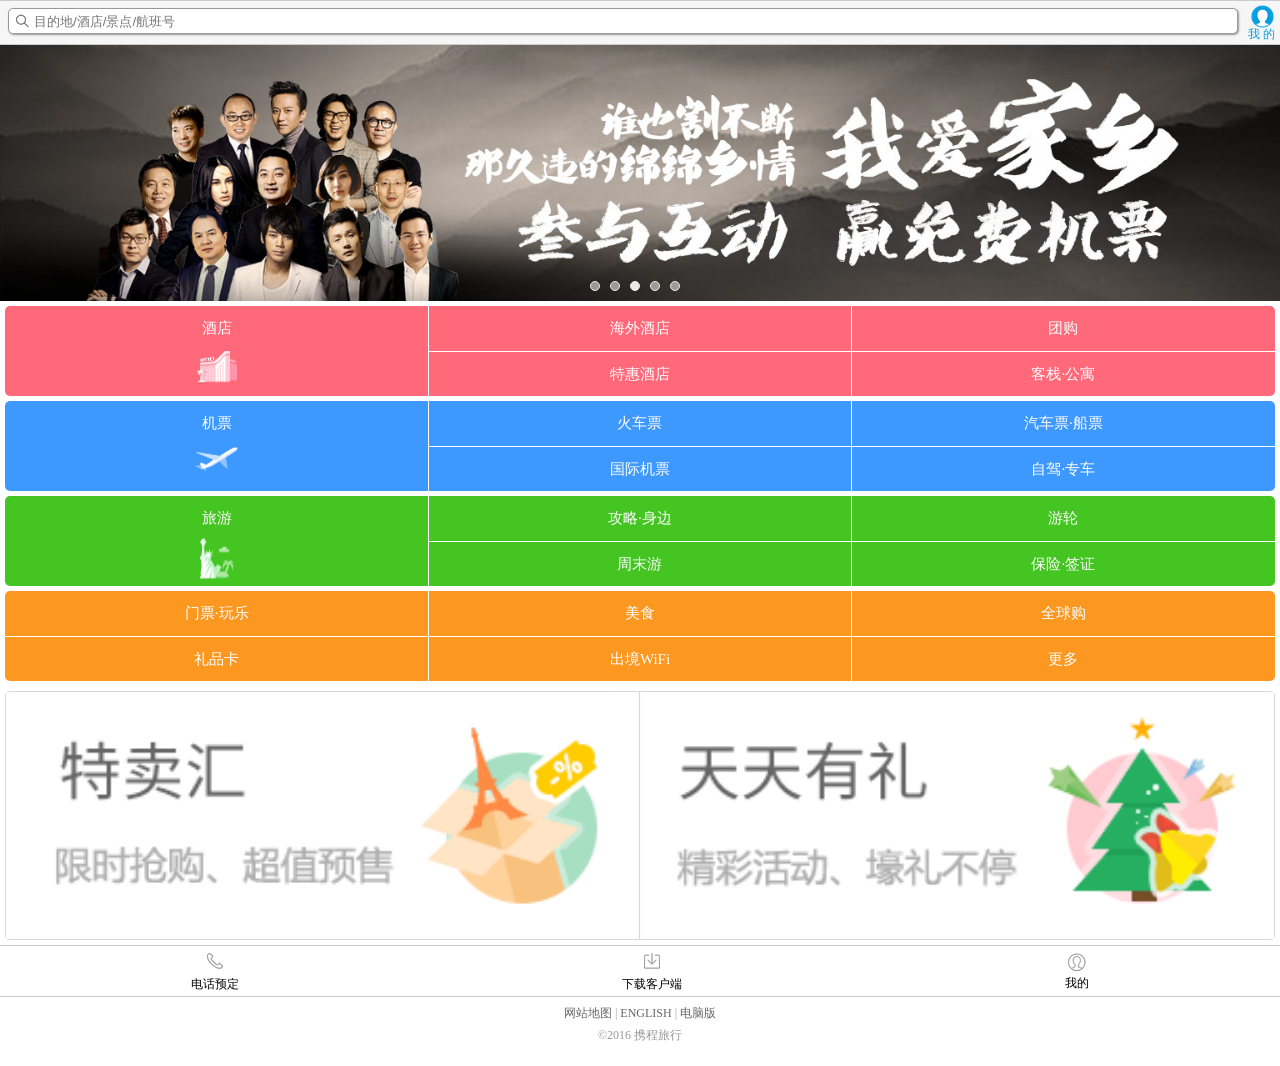
<file: mobile/xiecheng/index.html>
<!DOCTYPE html>
<!-- saved from url=(0044)http://jsylj.sinaapp.com/h5/ctrip/index.html -->
<html lang="en"><head><meta http-equiv="Content-Type" content="text/html; charset=UTF-8">
	<meta charset="UTF-8">
	<title>携程</title>
	<meta name="viewport" content="width=device-width, user-scalable=no, initial-scale=1.0">
    <meta name="apple-mobile-web-app-capable" content="yes">
    <meta name="apple-mobile-web-app-status-bar-style" content="black">
	<link rel="stylesheet" type="text/css" href="css/base.css">
	<link rel="stylesheet" type="text/css" href="css/style.css">
	<script type="text/javascript" src="js/index.js"></script>
</head>
<body>
<!-- 搜索条 -->
	<div class="head-bar clearfix">
		<div class="input">
			<input type="text" placeholder="目的地/酒店/景点/航班号">
			<span></span>
		</div>
		<div class="login">
			<div class="portrait"></div>
            <p class="name">我&nbsp;的</p>
		</div>
	</div>

<!-- 头部轮播图 -->
	<div class="empty"></div>
	<div class="pic">
		<ul class="nav clearfix" style="transform: translate3d(-4047px, 0px, 0px); transition: none;">
			<li><a href="javascript:;"><img src="images/5.jpg"></a></li>
			<li><a href="javascript:;"><img src="images/1.jpg"></a></li>
			<li><a href="javascript:;"><img src="images/2.jpg"></a></li>
			<li><a href="javascript:;"><img src="images/3.png"></a></li>
			<li><a href="javascript:;"><img src="images/4.jpg"></a></li>
			<li><a href="javascript:;"><img src="images/5.jpg"></a></li>
			<li><a href="javascript:;"><img src="images/1.jpg"></a></li>
		</ul>
		<ul class="page clearfix">
			<li class=""></li>
			<li class=""></li>
			<li class="active"></li>
			<li class=""></li>
			<li class=""></li>
		</ul>
	</div>

<!-- 内容列表 -->
<div class="navList">
	<div class="mode clearfix">
		<div class="left j-btn">
			<a href="javascript:;">
				<p>酒店</p>
				<span></span>
			</a>
		</div>
		<div class="mid">
			<div class="top j-btn"><a href="javascript:;">海外酒店</a></div>
			<div class="bott j-btn"><a href="javascript:;">特惠酒店</a></div>
		</div>
		<div class="right">
			<div class="top j-btn"><a href="javascript:;">团购</a></div>
			<div class="bott j-btn"><a href="javascript:;">客栈·公寓</a></div>
		</div>
	</div>

	<div class="mode clearfix mode2">
		<div class="left j-btn">
			<a href="javascript:;">
				<p>机票</p>
				<span></span>
			</a>
		</div>
		<div class="mid">
			<div class="top j-btn"><a href="javascript:;">火车票</a></div>
			<div class="bott j-btn"><a href="javascript:;">国际机票</a></div>
		</div>
		<div class="right">
			<div class="top j-btn"><a href="javascript:;">汽车票·船票</a></div>
			<div class="bott j-btn"><a href="javascript:;">自驾·专车</a></div>
		</div>
	</div>
	<div class="mode clearfix mode3">
		<div class="left j-btn">
			<a href="javascript:;">
				<p>旅游</p>
				<span></span>
			</a>
		</div>
		<div class="mid">
			<div class="top j-btn"><a href="javascript:;">攻略·身边</a></div>
			<div class="bott j-btn"><a href="javascript:;">周末游</a></div>
		</div>
		<div class="right">
			<div class="top j-btn"><a href="javascript:;">游轮</a></div>
			<div class="bott j-btn"><a href="javascript:;">保险·签证</a></div>
		</div>
	</div>

	<div class="mode clearfix mode4">
		<div class="left">
			<div class="top j-btn"><a href="javascript:;">门票·玩乐</a></div>
			<div class="bott j-btn"><a href="javascript:;">礼品卡</a></div>
		</div>
		<div class="mid">
			<div class="top j-btn"><a href="javascript:;">美食</a></div>
			<div class="bott j-btn"><a href="javascript:;">出境WiFi</a></div>
		</div>
		<div class="right">
			<div class="top j-btn"><a href="javascript:;">全球购</a></div>
			<div class="bott j-btn"><a href="javascript:;">更多</a></div>
		</div>
	</div>
</div>

<!-- 其他 -->
<div class="other">
	<div class="_other clearfix">
		<div class="left">
			<a href="javascript:;">
				<img src="images/s1.png">
			</a>
		</div>
		<div class="right">
			<a href="javascript:;">
				<img src="images/s2.png">
			</a>
		</div>
	</div>
</div>

<!-- 尾部 -->
<footer>
	<div class="left">
		<a href="javascript:;">
			<span></span>
			<p>电话预定</p>
		</a>
	</div>
	<div class="mid">
		<a href="javascript:;">
			<span></span>
			<p>下载客户端</p>
		</a>
	</div>
	<div class="right">
		<a href="javascript:;">
			<span></span>
			<p>我的</p>
		</a>
	</div>
</footer>

<!-- 底部 --> 
<div class="f2">
	<p class="p1">
		<a href="javascript:;">网站地图 </a><span>|</span>
		<a href="javascript:;">ENGLISH </a><span>|</span>
		<a href="javascript:;">电脑版</a>
	</p>
	<p class="p2">©2016 携程旅行</p>
</div>

</body></html>
</file>
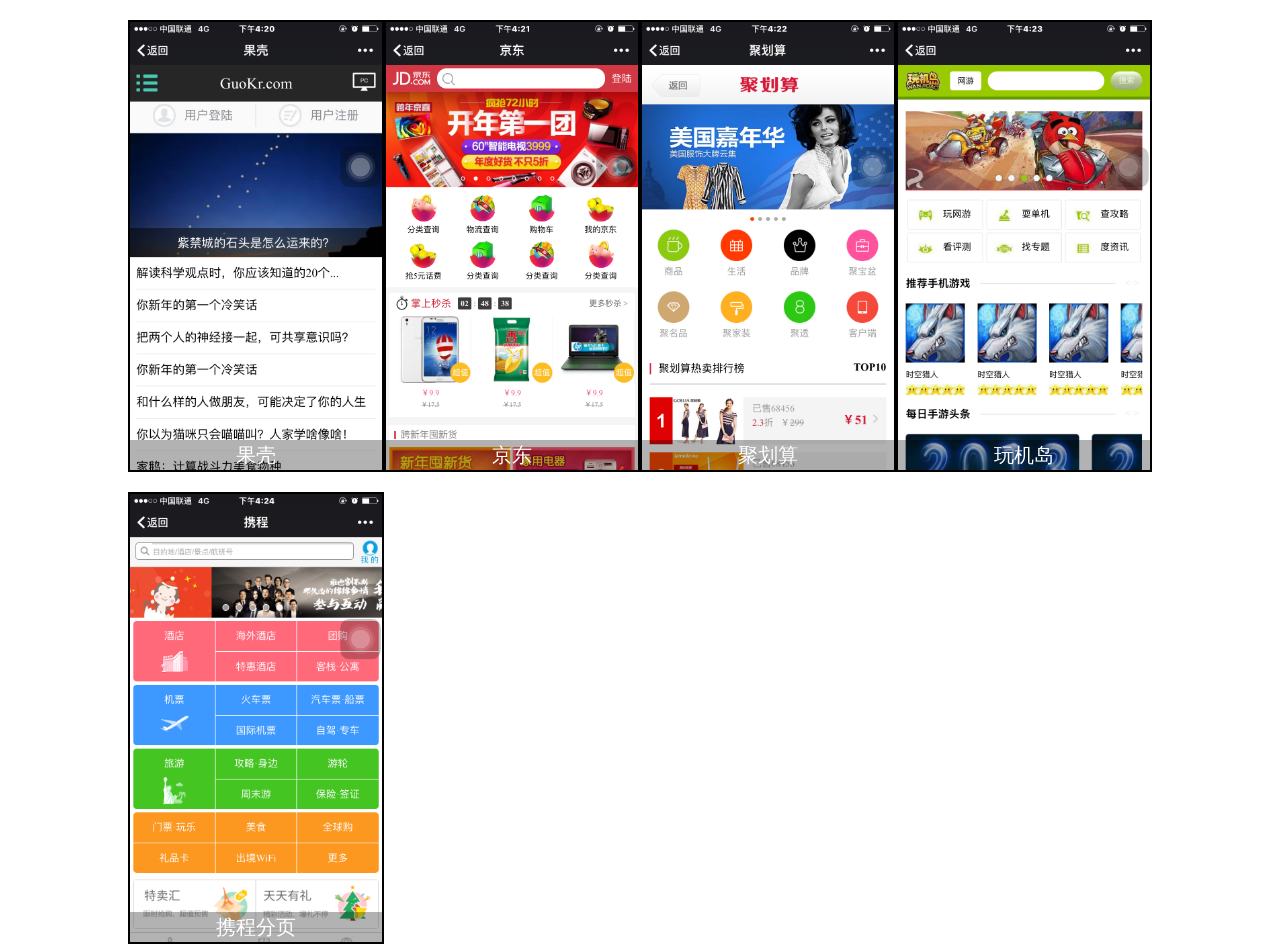
<file: mobile.html>
<!doctype html>
<html>
<head>
<meta charset="utf-8">
<title>移动端导航</title>
<link type="text/css" rel="stylesheet" href="stylesheets/base.css" />
<style>
body{ width:100%; height:100%;}
/*二维码*/
#box{ width:100%; background:teansparent; position:absolute; top:0; left:0; z-index:1; display:none;}
#box div{ width:20%; position:absolute;left:40%;top:15%;}
#box img{ width:100%;}
#box a{ position:absolute; width:10%; height:10%; background:url(images/x.png) no-repeat; background-size:100%; top:0; right:0; font-size:100%;}
/*页面展示作品*/
@-webkit-keyframes test{
	from{-webkit-transform:rotate(15deg);}
	25%{-webkit-transform:rotate(-15deg);}
	50%{-webkit-transform:rotate(15deg);}
	75%{-webkit-transform:rotate(-15deg);}
	to{-webkit-transform:rotate(15deg);}
}
@-moz-keyframes test{
	from{-moz-transform:rotate(15deg);}
	25%{-moz-transform:rotate(-15deg);}
	50%{-moz-transform:rotate(15deg);}
	75%{-moz-transform:rotate(-15deg);}
	to{-moz-transform:rotate(15deg);}
}
@-ms-keyframes test{
	from{-ms-transform:rotate(15deg);}
	25%{-ms-transform:rotate(-15deg);}
	50%{-ms-transform:rotate(15deg);}
	75%{-ms-transform:rotate(-15deg);}
	to{-ms-transform:rotate(15deg);}
}
@-o-keyframes test{
	from{-o-transform:rotate(15deg);}
	25%{-o-transform:rotate(-15deg);}
	50%{-o-transform:rotate(15deg);}
	75%{-o-transform:rotate(-15deg);}
	to{-o-transform:rotate(15deg);}
}
@keyframes test{
	from{transform:rotate(15deg);}
	25%{transform:rotate(-15deg);}
	50%{transform:rotate(15deg);}
	75%{transform:rotate(-15deg);}
	to{transform:rotate(15deg);}
}
ul{ width:80%; margin:0 auto;}
li{ width:25%; box-sizing:border-box; border:2px solid #000; position:relative; cursor:pointer; margin-top:20px;}
img{ width:100%;}
li span{ position:absolute; bottom:0; left:0; width:100%; text-align:center; height:30px; background:rgba(0,0,0,.3); color:#fff; font-size:20px; line-height:30px;}

</style>
<script>
window.onload=function(){
	var oBox=document.getElementById('box');
	var aLi=document.getElementsByTagName('li');
	var oStop=document.getElementById('stop');
	var oEr=document.getElementById('er');
	var oSpan=document.getElementById('sp');
	oBox.style.height=document.documentElement.clientHeight+'px';
	for(var i=0;i<aLi.length;i++){
		(function(index){
			aLi[i].onclick=function(){//点击弹出二维码
				oEr.src='images/'+index+'r.png';
				oBox.style.display='block';
			};
			aLi[i].onmouseover=function(){//移入摇摆
				this.style.WebkitAnimation='test 2s linear infinite';
				this.style.MozAnimation='test 2s linear infinite';
				this.style.msAnimation='test 2s linear infinite';
				this.style.OAnimation='test 2s linear infinite';
				this.style.animation='test 2s linear infinite';
			};
			aLi[i].onmouseout=function(){//移出停止
				this.style.WebkitAnimation='';
				this.style.MozAnimation='';
				this.style.msAnimation='';
				this.style.OAnimation='';
				this.style.Animation='';
			};
		})(i);
	}
	oStop.onclick=function(){
		oBox.style.display='none';
	};
};
</script>
</head>

<body>
	<div id="box">
    	<div>
            <img src="images/1r.png" id="er"/>
            <a href="javascript:;" id="stop"></a>
    	</div>
    </div>
	<ul class="clearfix">
    	<li class="fl">
        	<img src="images/0.PNG"/>
        	<span>果壳</span>
        </li>
    	<li class="fl">
        	<img src="images/1.PNG"/>
        	<span>京东</span>
        </li>
    	<li class="fl">
        	<img src="images/2.PNG"/>
        	<span>聚划算</span>
        </li>
    	<li class="fl">
        	<img src="images/3.PNG"/>
        	<span>玩机岛</span>
        </li>
    	<li class="fl">
        	<img src="images/4.PNG"/>
        	<span>携程分页</span>
        </li>
    </ul>
</body>
</html>
</file>
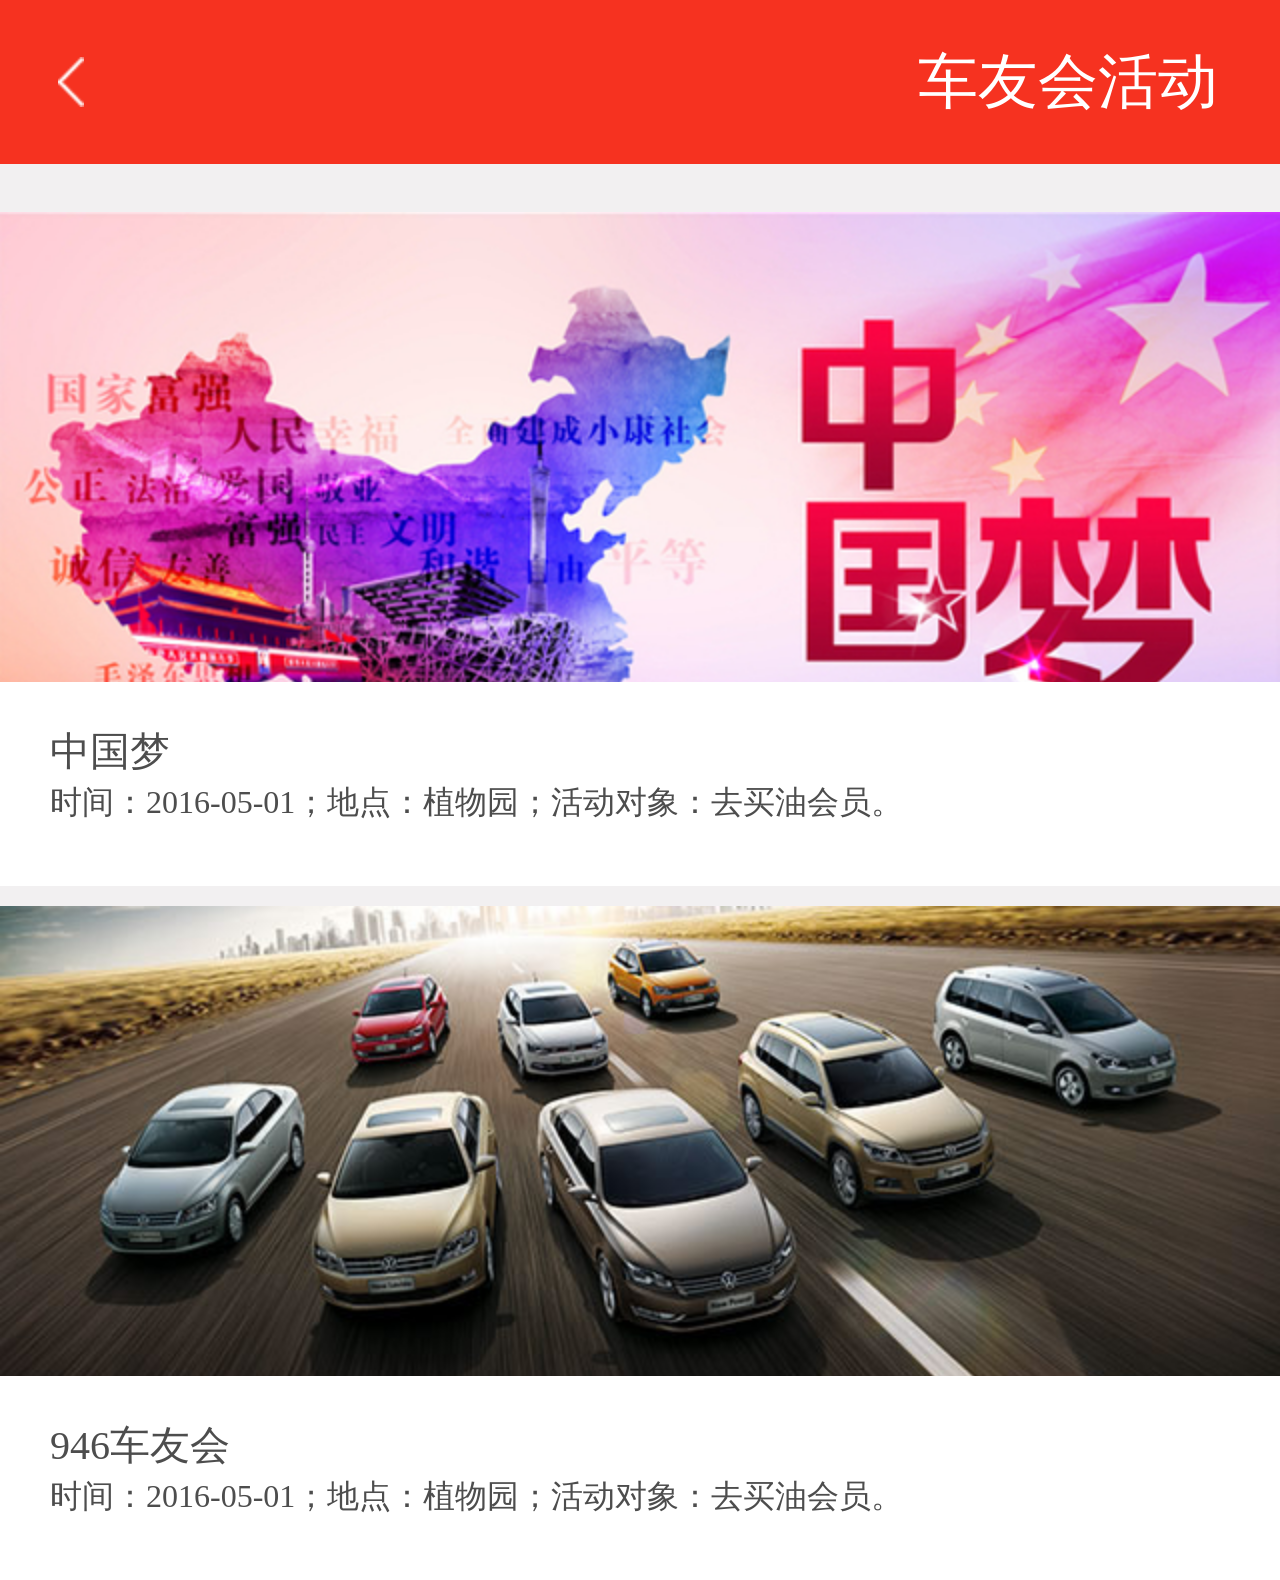
<file: mobile/mobile/cheyouhui.html>
<!doctype html>
<html>
<head>
<meta charset="utf-8">
<meta name="viewport" content="width=device-width, initial-scale=1.0, maximum-scale=1.0, user-scalable=0"/>
<!--视口/页面宽度跟设备宽度走,初始缩放比例1,-->
<meta name="apple-mobile-web-app-capable" content="yes"/>
<meta name="apple-mobile-web-app-status-bar-style" content="black"/>
<meta name="format-detection" content="telephone=no,email=no">
<title>无标题文档</title>
<link type="text/css" rel="stylesheet" href="css/base.css" />
<style>
html{ font-size:100px;}
.wrap{ width:6.4rem; margin:0 auto;}
/*header*/
header{ width:6.4rem; height:0.82rem; background:#f63220;margin-bottom:0.24rem;}
header a{ width:0.71rem; height:0.82rem; background:url(image/arrows.png) center no-repeat; background-size:0.13rem;}
header p{ font-size:0.3rem; color:#fff; margin-right:0.31rem; line-height:0.82rem;}
/*banner*/
.banner{ width:6.4rem; height:3.37rem; position:relative; margin-bottom:0.1rem;}
.banner_bg{ display:block; width:6.4rem; height:3.37rem; background:url(cyh/banner.png) no-repeat; background-size:6.4rem;}
.details{ width:6.15rem; height:0.77rem; background:#fff; padding-left:0.25rem; padding-top:0.25rem; position:absolute; left:0; bottom:0;}
.details a{ font-size:0.2rem; line-height:0.2rem; color:#4d4d4d;}
.details span{ line-height:0.3rem; font-size:0.16rem; color:#4d4d4d; display:block;}
.banner_d{ margin:0;}
.banner_bg2{ background-image:url(cyh/banner2.png);}
</style>
<script>
;(function(win,doc){
	function change (){
		doc.documentElement.style.fontSize = 100*doc.documentElement.clientWidth/640+'px';
	}
	change();
	win.addEventListener('resize',change,false);
})(window,document);
</script>
</head>

<body>
	<div class="wrap">
    <!--header-->
    	<header>
        	<a href="index.html" target="_self" class="fl"></a>
            <p class="fr">车友会活动</p>
        </header>
    <!--banner-->
    	<div class="banner">
        	<a href="javascript:;" target="_self" class="banner_bg"></a>
            <div class="details">
            	<div class="clear">
                	<a href="xiangqing.html" target="_self" class="fl">中国梦</a>
                </div>
                <span>时间：2016-05-01；地点：植物园；活动对象：去买油会员。</span>
            </div>
        </div>
    	<div class="banner banner_d">
        	<a href="xiangqing.html" target="_self" class="banner_bg banner_bg2"></a>
            <div class="details">
            	<div class="clear">
                	<a href="xiangqing.html" target="_self" class="fl">946车友会</a>
                </div>
                <span>时间：2016-05-01；地点：植物园；活动对象：去买油会员。</span>
            </div>
        </div>
    </div>
</body>
</html>
</file>
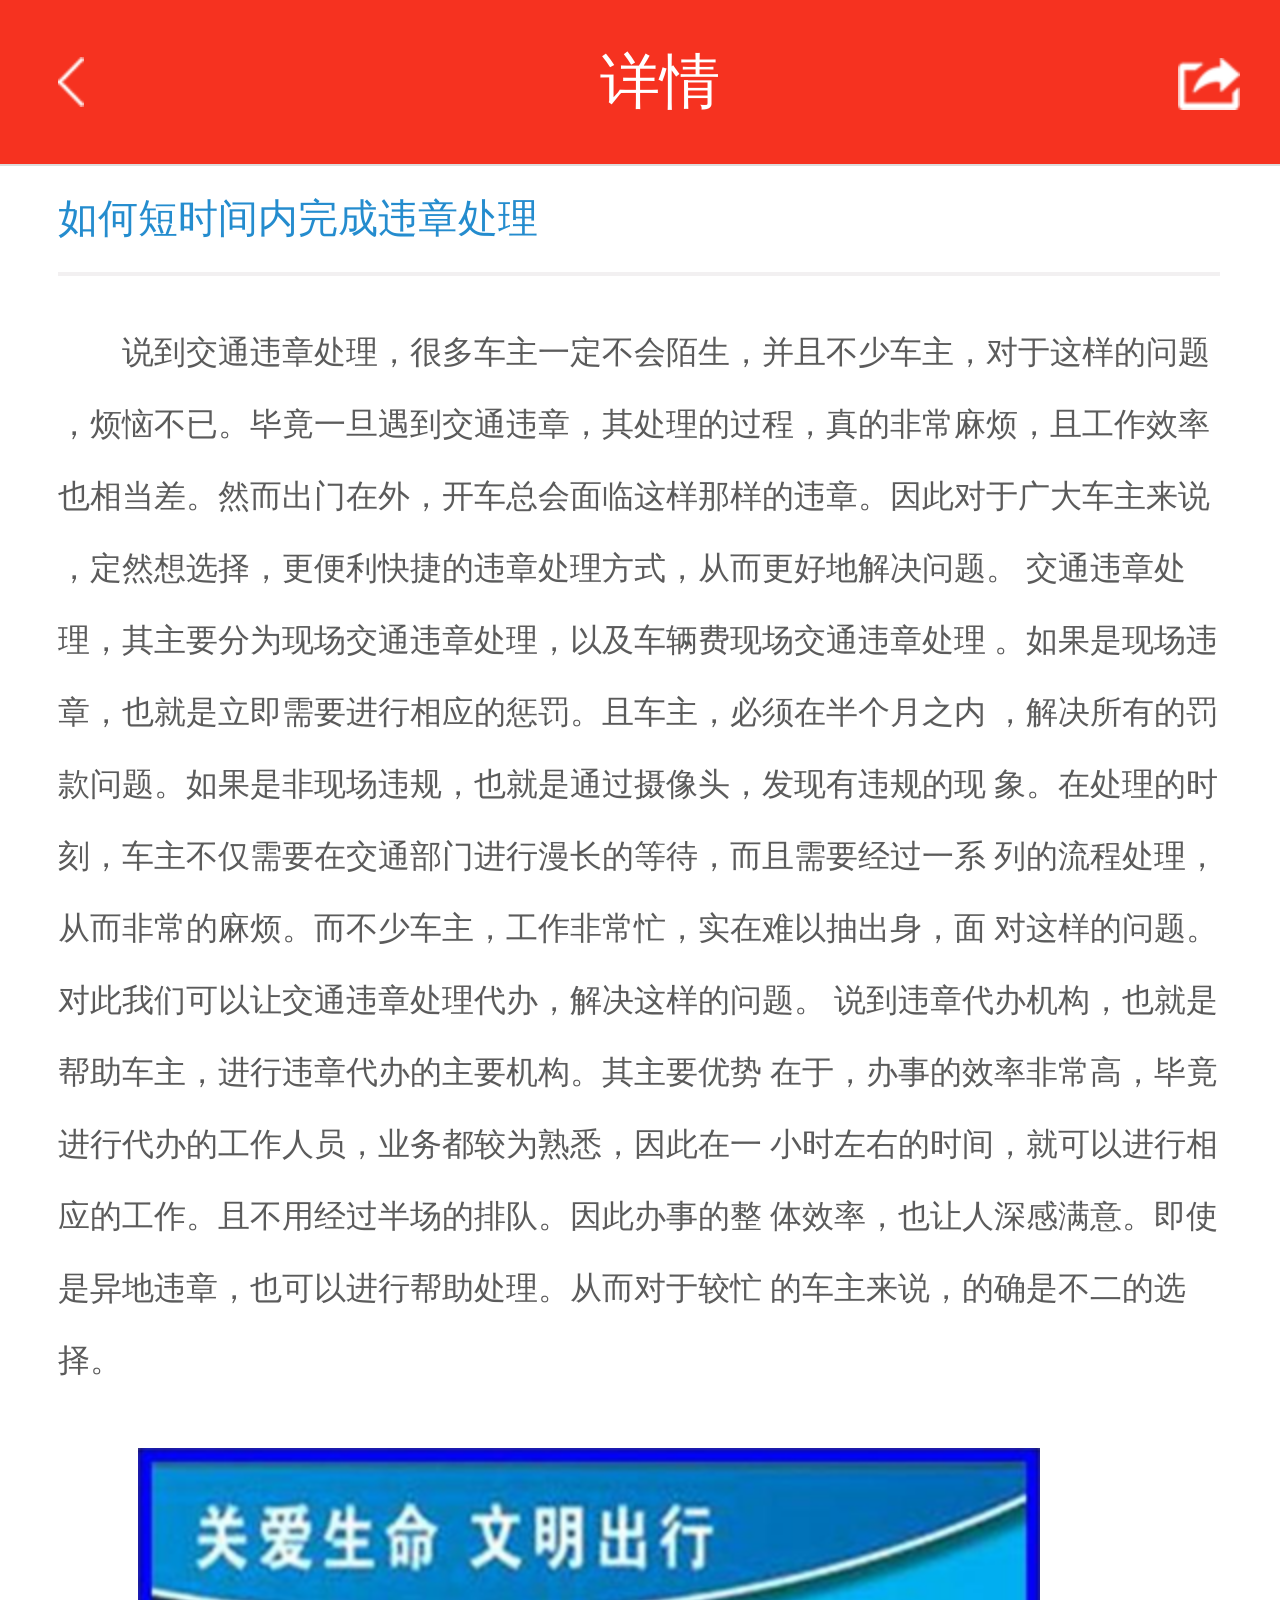
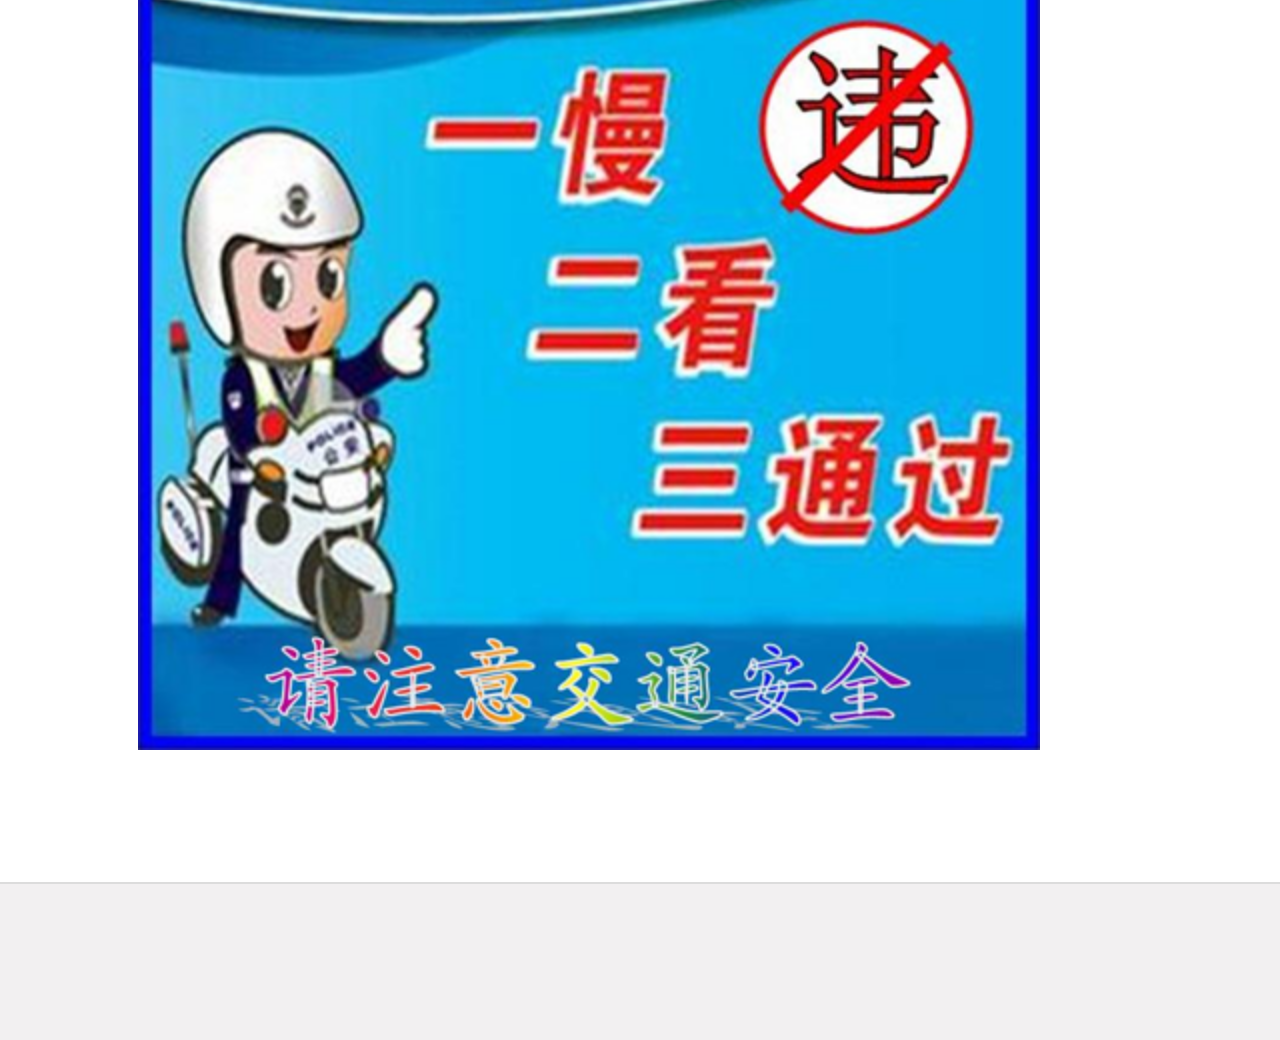
<file: mobile/mobile/clwz.html>
<!doctype html>
<html>
<head>
<meta charset="utf-8">
<meta name="viewport" content="width=device-width, initial-scale=1.0, maximum-scale=1.0, user-scalable=0"/>
<!--视口/页面宽度跟设备宽度走,初始缩放比例1,-->
<meta name="apple-mobile-web-app-capable" content="yes"/>
<meta name="apple-mobile-web-app-status-bar-style" content="black"/>
<meta name="format-detection" content="telephone=no,email=no">
<title>无标题文档</title>
<link type="text/css" rel="stylesheet" href="css/base.css" />
<style>
html{ font-size:100px;}
.wrap{ width:6.4rem;}
/*header*/
header{ width:6.4rem; height:0.82rem; background:#f63220; text-align:center; line-height:0.82rem; font-size:0.3rem; color:#fff;}
header a{ width:0.71rem; height:0.82rem; background:url(image/arrows.png) center no-repeat; background-size:0.13rem;}
header em{ width:0.31rem; height:0.26rem; background:url(pic/share.png) no-repeat; margin-right:0.2rem; margin-top:0.29rem; background-size:0.31rem;}
/*内容*/
.conent{ width:5.81rem; margin-bottom:0.78rem; border-top:#dcdcdc 0.01rem solid; border-bottom:#dcdcdc 0.01rem solid; background:#fff; padding-left:0.29rem; padding-right:0.3rem;}
.conent h5{ color:#248cce; line-height:0.53rem; font-weight:normal; font-size:0.2rem; border-bottom:0.02rem solid #f2f0f1;}
.conent p{ text-indent:2em; font-size:0.16rem; color:#5b5b5b; line-height:0.36rem; margin-top:0.2rem;}
.conent img{ width:4.51rem; margin:0.26rem 0.4rem 0.66rem;}
</style>
<script>
	;(function(win,doc){
		function change (){
			doc.documentElement.style.fontSize = 100*doc.documentElement.clientWidth/640+'px';
		}
		change();
		win.addEventListener('resize',change,false);
	})(window,document);
</script>
</head>

<body>
    <div class="wrap">
    <!--header-->
    	<header>
        	<a href="weizhang.html" target="_self" class="fl"></a>
        	详情
            <em class="fr"></em>
        </header>
    <!--内容-->
        <div class="conent">
        	<h5>如何短时间内完成违章处理</h5>
            <p>说到交通违章处理，很多车主一定不会陌生，并且不少车主，对于这样的问题
，烦恼不已。毕竟一旦遇到交通违章，其处理的过程，真的非常麻烦，且工作效率
也相当差。然而出门在外，开车总会面临这样那样的违章。因此对于广大车主来说
，定然想选择，更便利快捷的违章处理方式，从而更好地解决问题。
        交通违章处理，其主要分为现场交通违章处理，以及车辆费现场交通违章处理
。如果是现场违章，也就是立即需要进行相应的惩罚。且车主，必须在半个月之内
，解决所有的罚款问题。如果是非现场违规，也就是通过摄像头，发现有违规的现
象。在处理的时刻，车主不仅需要在交通部门进行漫长的等待，而且需要经过一系
列的流程处理，从而非常的麻烦。而不少车主，工作非常忙，实在难以抽出身，面
对这样的问题。对此我们可以让交通违章处理代办，解决这样的问题。
        说到违章代办机构，也就是帮助车主，进行违章代办的主要机构。其主要优势
在于，办事的效率非常高，毕竟进行代办的工作人员，业务都较为熟悉，因此在一
小时左右的时间，就可以进行相应的工作。且不用经过半场的排队。因此办事的整
体效率，也让人深感满意。即使是异地违章，也可以进行帮助处理。从而对于较忙
的车主来说，的确是不二的选择。</p>
				<img src="wzdb/pic.png" />
        </div>
    </div>
</body>
</html>
</file>
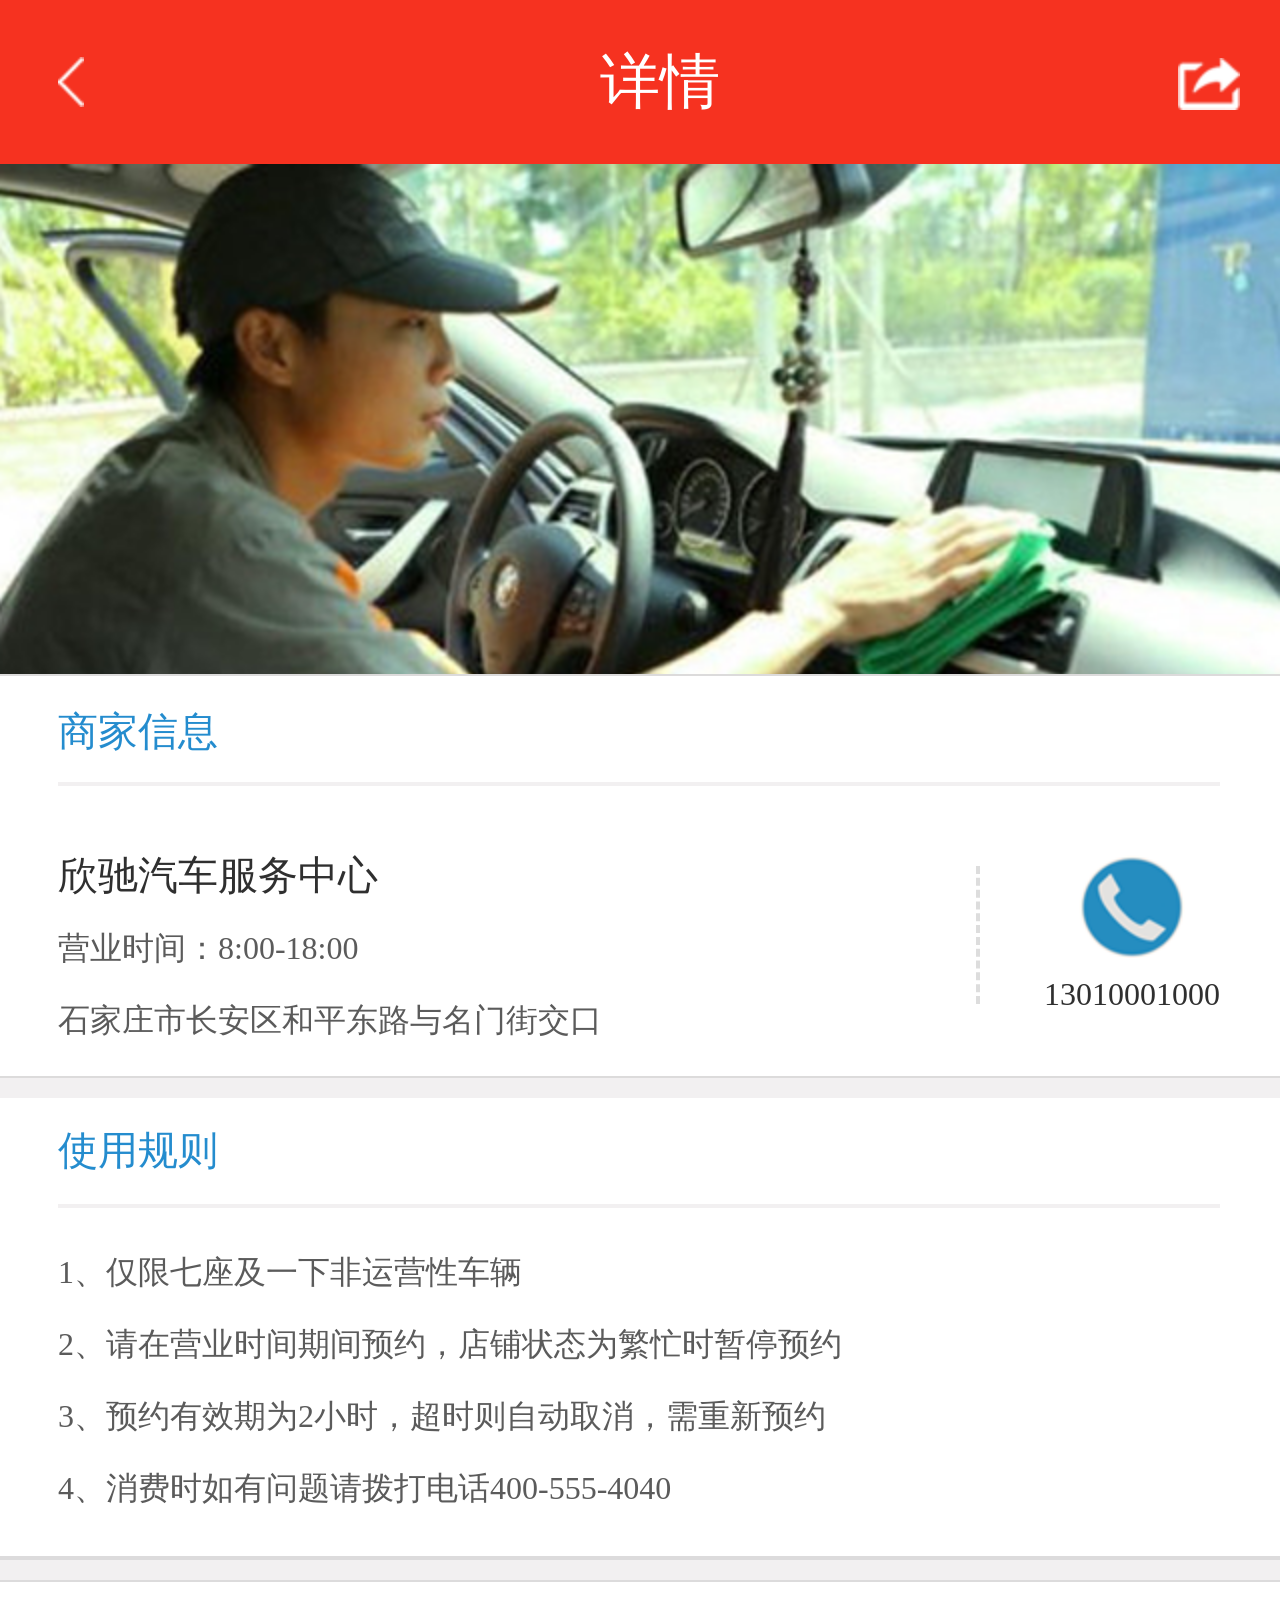
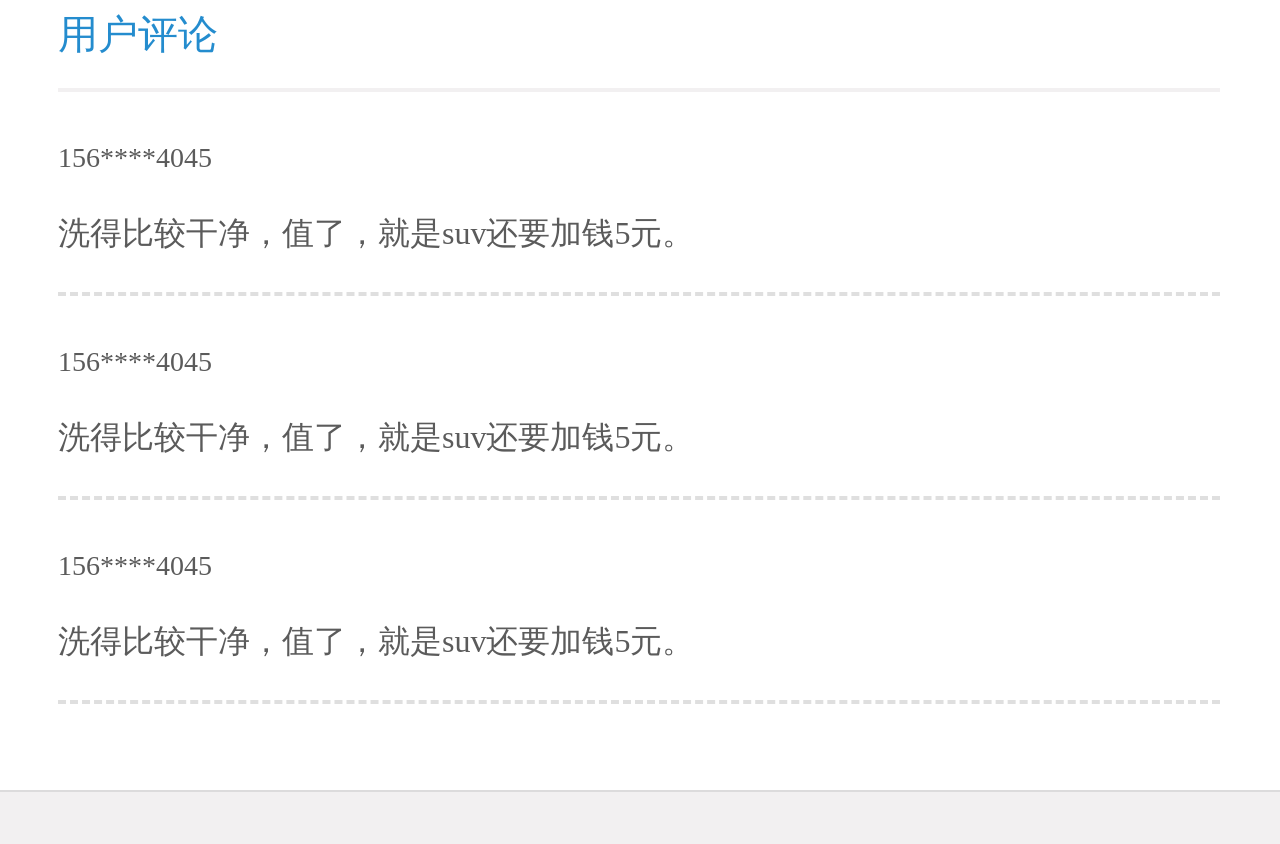
<file: mobile/mobile/details.html>
<!doctype html>
<html>
<head>
<meta charset="utf-8">
<meta name="viewport" content="width=device-width, initial-scale=1.0, maximum-scale=1.0, user-scalable=0"/>
<!--视口/页面宽度跟设备宽度走,初始缩放比例1,-->
<meta name="apple-mobile-web-app-capable" content="yes"/>
<meta name="apple-mobile-web-app-status-bar-style" content="black"/>
<meta name="format-detection" content="telephone=no,email=no">
<title>无标题文档</title>
<link type="text/css" rel="stylesheet" href="css/base.css" />
<link type="text/css" rel="stylesheet" href="css/swiper-3.3.1.min.css" />
<script type="text/javascript" src="js/zepto.min.js"></script>
<script type="text/javascript" src="js/touch.js"></script>
<script type="text/javascript" src="js/swiper-3.3.1.min.js"></script>
<style>
html{ font-size:100px;}
.wrap{ width:6.4rem;}
/*header*/
header{ width:6.4rem; height:0.82rem; background:#f63220; text-align:center; line-height:0.82rem; font-size:0.3rem; color:#fff;}
header a{ width:0.71rem; height:0.82rem; background:url(image/arrows.png) center no-repeat; background-size:0.13rem;}
header em{ width:0.31rem; height:0.26rem; background:url(pic/share.png) no-repeat; margin-right:0.2rem; margin-top:0.29rem; background-size:0.31rem;}
/*banner*/
.banner{ width:6.4rem; height:2.55rem; position:relative;}
.banner ul .swiper-slide{ width:6.4rem; height:2.55rem; float:left;}
.banner ul .swiper-slide a{ display:block; width:100%; height:100%;}
.banner ul .swiper-slide img{ width:6.4rem;}
.banner .swiper-pagination{ height:0.16rem; position:absolute; bottom:0.14rem;  left:0.3rem;}
.banner .swiper-pagination .swiper-pagination-bullet{ width:0.17rem; height:0.16rem; background:url(pic/btn1.png) no-repeat; margin-right:0.1rem; float:left; background-size:0.17rem;}
.banner .swiper-pagination .swiper-pagination-bullet-active{ background-image:url(pic/btn2.png) no-repeat;}
/*商家信息*/
.message{ width:5.81rem; background:#fff; border-top:0.01rem solid #dcdbdb; border-bottom:#dcdbdb 0.01rem solid; padding-left:0.29rem; margin-bottom:0.1rem; padding-right:0.3rem; padding-bottom:0.1rem;}
.message h5{ width:5.81rem; height:0.53rem; border-bottom:0.02rem solid #f2f0f1; line-height:0.56rem; font-size:0.2rem; color:#248cce; font-weight:normal;}
.info{ margin-top:0.09rem;}
.info a{ font-size:0.2rem; line-height:0.36rem; color:#2f2f2f; display:block; margin-top:0.18rem;}
.info span{ font-size:0.16rem; color:#5b5b5b; display:block; line-height:0.36rem; white-space:nowrap; overflow:hidden; text-overflow:ellipsis;}
.call img{ width:0.56rem; display:block; margin:0 auto;}
.line{ width:0.32rem; height:0.69rem; border-left:0.02rem dashed #ddd; margin-top:0.4rem;}
.call{ height:0.97rem; margin-top:0.33rem;}
.tel{ width:0.56rem; height:0.53rem; margin:0.11rem 0.04rem 0.08rem; display:block; background:url(pic/tel.png) no-repeat; background-size:0.56rem;}
.call p{ font-size:0.16rem; line-height:0.36rem; margin:0 auto;}
.situation{ width:6.4rem; background:#fff;}
.situation li{ height:0.74rem; border-bottom:#dfdfdf 0.02rem dashed; padding-left:0.29rem;}
.situation .site{ border:none;}
.location{ font-size:0.2rem; background:url(pic/site.png) no-repeat; padding-left:0.5rem; line-height:0.4rem; margin-top:0.16rem; background-size:0.4rem;}
.navigation{ width:0.6rem; height:0.16rem; background:url(pic/navigation.png) center top no-repeat; margin-top:0.08rem; margin-right:0.3rem; font-size:0.16rem; color:#c81a0a; text-align:center; background-size:0.38rem; padding-top:0.4rem}
.gate{ background-image:url(pic/home.png);}
.wash{ background-image:url(pic/xiche.png);}
.door{ font-size:0.14rem; color:#15c121; background:none; line-height:0.73rem; width:0.6rem; margin-right:0.3rem; height:0.73rem; text-align:center;}
.order{ padding:0 0.15rem; height:0.4rem; background:#ff8400; border-radius:0.16rem; font-size:0.14rem; margin-right:0.3rem; color:#fff; line-height:0.4rem; text-align:center; margin-top:0.17rem;}
.rule{ width:5.81rem; height:2.29rem; margin-top:0.1rem; background:#fff; padding-left:0.29rem; padding-right:0.3rem; border-bottom:0.02rem #dcdbdc solid;}
.rule h5{ font-weight:normal; line-height:0.53rem; border-bottom:0.02rem #f2f0f1 solid; color:#248cce; font-size:0.2rem; margin-bottom:0.14rem;}
.rule p{ font-size:0.16rem; line-height:0.36rem; color:#5b5b5b;}
.comment{ width:5.81rem; padding-left:0.29rem; padding-right:0.3rem; border-bottom:0.01rem #dcdbdc solid; border-top:0.01rem #dcdbdc solid; margin-top:0.1rem; margin-bottom:0.26rem; background:#fff; padding-bottom:0.43rem;}
.comment h5{ font-weight:normal; line-height:0.53rem; border-bottom:0.02rem #f2f0f1 solid; color:#248cce; font-size:0.2rem; overflow:hidden;}
.comment li{ padding-top:0.25rem; color:#5b5b5b;}
.comment li span{ font-size:0.14rem; display:block;}
.comment li p{ font-size:0.16rem; line-height:0.59rem; border-bottom:0.02rem dashed #dfdfdf;}
</style>
<script>
;(function(win,doc){
	function change (){
		doc.documentElement.style.fontSize = 100*doc.documentElement.clientWidth/640+'px';
	}
	change();
	win.addEventListener('resize',change,false);
})(window,document);
</script>

</head>

<body>
	<div class="wrap">
    <!--header-->
    	<header>
        	<a href="xiche.html" target="_self" class="fl"></a>
        	详情
            <em class="fr"></em>
        </header>
    <!--banner-->
    	<div class="swiper-container banner">
        	<ul class="clear swiper-wrapper">
                <li class="swiper-slide">
               		<a href="javascript:;" target="_self"><img src="pic/banner1.png" /></a>
                </li>
            </ul>
        </div>
    <!--商家信息-->
    	<div class="clear message">
        	<h5 class="fl">商家信息</h5>
            <div class="info fl">
                <a href="javascript:;" target="_self">欣驰汽车服务中心</a>
                <span>营业时间：8:00-18:00</span>
            	<span>石家庄市长安区和平东路与名门街交口</span>
            </div>
            <a href="javascript:;" target="_self" class="call fr">
            	<img src="pic/tel.png" />
                <p>13010001000</p>
            </a>
            <span class="line fr"></span>
        </div>
        <!--
        <ul class="situation">
        	<li>
            	<a href="javascript:;" target="_self" class="location gate fl">门店状态</a>
                <a href="javascript:;" target="_self" class="door fr">无排队</a>
            </li>
        	<li class="site">
            	<a href="javascript:;" target="_self" class="location wash fl">普通洗车</a>
                <a href="javascript:;" target="_self" class="order fr">无法预约</a>
            </li>
        </ul>
        -->
    <!--使用规则-->
    	<div class="rule">
        	<h5>使用规则</h5>
            <p>1、仅限七座及一下非运营性车辆</p>
            <p>2、请在营业时间期间预约，店铺状态为繁忙时暂停预约</p>
            <p>3、预约有效期为2小时，超时则自动取消，需重新预约</p>
            <p>4、消费时如有问题请拨打电话400-555-4040</p>
        </div>
    <!--用户评论-->
    	<div class="comment">
        	<h5>用户评论</h5>
            <ul>
            	<li>
                	<span>156****4045</span>
                    <p>洗得比较干净，值了，就是suv还要加钱5元。</p>
                </li>
            	<li>
                	<span>156****4045</span>
                    <p>洗得比较干净，值了，就是suv还要加钱5元。</p>
                </li>
            	<li>
                	<span>156****4045</span>
                    <p>洗得比较干净，值了，就是suv还要加钱5元。</p>
                </li>
            </ul>
        </div>
    </div>
</body>
</html>
</file>
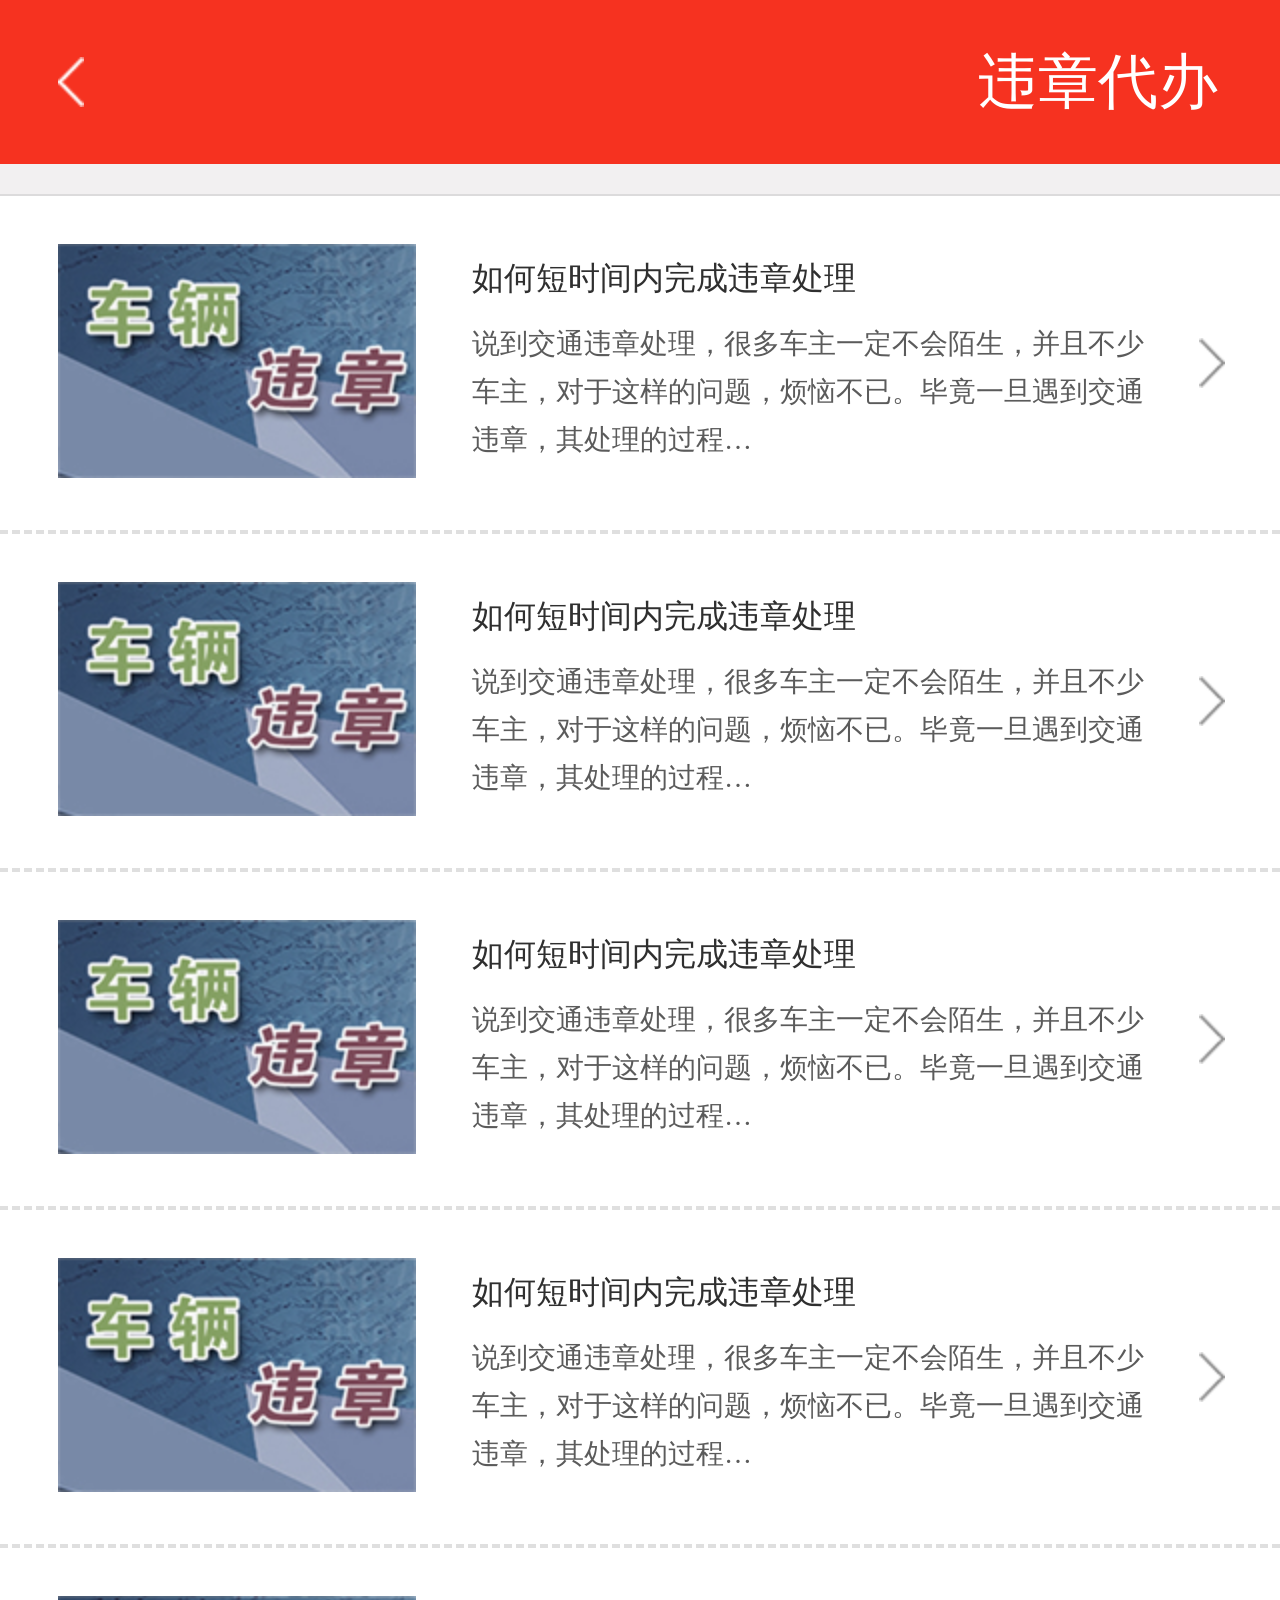
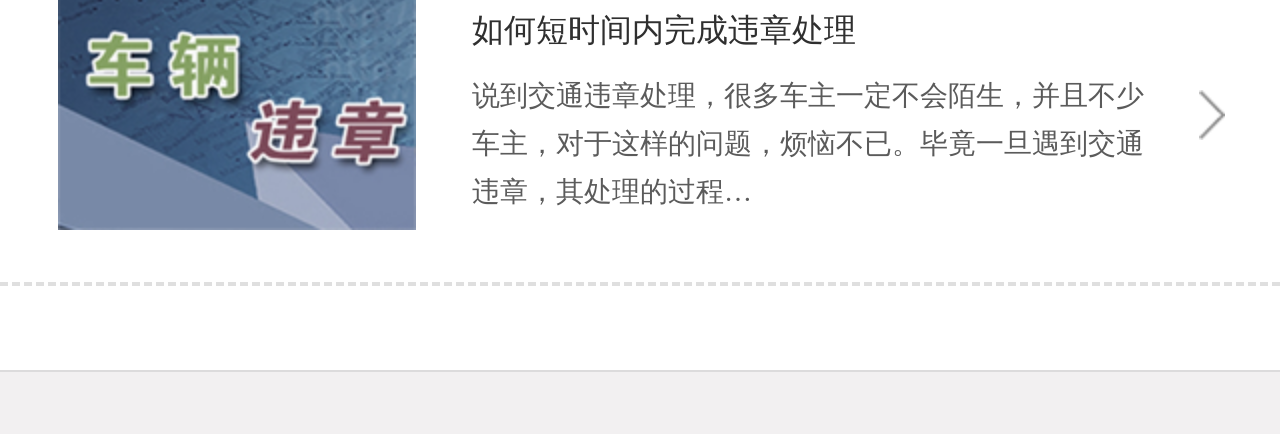
<file: mobile/mobile/weizhang.html>
<!doctype html>
<html>
<head>
<meta charset="utf-8">
<meta name="viewport" content="width=device-width, initial-scale=1.0, maximum-scale=1.0, user-scalable=0"/>
<!--视口/页面宽度跟设备宽度走,初始缩放比例1,-->
<meta name="apple-mobile-web-app-capable" content="yes"/>
<meta name="apple-mobile-web-app-status-bar-style" content="black"/>
<meta name="format-detection" content="telephone=no,email=no">
<title>无标题文档</title>
<link type="text/css" rel="stylesheet" href="css/base.css" />
<style>
html{ font-size:100px;}
.wrap{ width:6.4rem;}
/*header*/
header{ width:6.4rem; height:0.82rem; background:#f63220;}
header a{ width:0.71rem; height:0.82rem; background:url(image/arrows.png) center no-repeat; background-size:0.13rem;}
header p{ font-size:0.3rem; color:#fff; margin-right:0.31rem; line-height:0.82rem;}
/*项目*/
.item{ width:6.4rem; height:8.87rem; background:#fff; border-bottom:0.01rem solid #dcdbdc; border-top:0.01rem solid #dcdbdc; margin-top:0.15rem; margin-bottom:0.31rem;}
.item li{ width:100%; height:1.67rem; border-bottom:0.02rem dashed #dfdfdf;}
.slider{ width:1.79rem; height:1.17rem; margin:0.24rem 0.28rem 0 0.29rem;}
.slider img{ width:1.79rem;}
.info{ width:3.36rem; height:1.41rem; padding-top:0.2rem;}
.info h6{ font-size:0.16rem; color:#2f2f2f; line-height:0.42rem; font-weight:normal;}
.info a{ font-size:0.14rem; line-height:0.24rem; color:#5b5b5b; display:block;}
.enter{ height:1.67rem; width:0.68rem; background:url(wzdb/enter.png) center no-repeat; background-size:0.13rem;}
</style>
<script>
	;(function(win,doc){
		function change (){
			doc.documentElement.style.fontSize = 100*doc.documentElement.clientWidth/640+'px';
		}
		change();
		win.addEventListener('resize',change,false);
	})(window,document);
</script>
</head>

<body>
    <div class="wrap">
    <!--header-->
    	<header>
        	<a href="index.html" target="_self" class="fl"></a>
            <p class="fr">违章代办</p>
        </header>
    <!--项目-->
    	<ul class="item">
        	<li>
            	<a href="clwz.html" target="_self" class="slider fl">
                	<img src="wzdb/items.png" />
                </a>
                <div class="info fl clear">
                	<h6>如何短时间内完成违章处理</h6>
                    <a href="clwz.html" target="_self">说到交通违章处理，很多车主一定不会陌生，并且不少
车主，对于这样的问题，烦恼不已。毕竟一旦遇到交通
违章，其处理的过程…</a>
                </div>
                <a href="clwz.html" target="_self" class="fr enter"></a>
            </li>
        	<li>
            	<a href="details.html" target="_self" class="slider fl">
                	<img src="wzdb/items.png" />
                </a>
                <div class="info fl clear">
                	<h6>如何短时间内完成违章处理</h6>
                    <a href="clwz.html" target="_self">说到交通违章处理，很多车主一定不会陌生，并且不少
车主，对于这样的问题，烦恼不已。毕竟一旦遇到交通
违章，其处理的过程…</a>
                </div>
                <a href="clwz.html" target="_self" class="fr enter"></a>
            </li>
        	<li>
            	<a href="details.html" target="_self" class="slider fl">
                	<img src="wzdb/items.png" />
                </a>
                <div class="info fl clear">
                	<h6>如何短时间内完成违章处理</h6>
                    <a href="clwz.html" target="_self">说到交通违章处理，很多车主一定不会陌生，并且不少
车主，对于这样的问题，烦恼不已。毕竟一旦遇到交通
违章，其处理的过程…</a>
                </div>
                <a href="clwz.html" target="_self" class="fr enter"></a>
            </li>
        	<li>
            	<a href="details.html" target="_self" class="slider fl">
                	<img src="wzdb/items.png" />
                </a>
                <div class="info fl clear">
                	<h6>如何短时间内完成违章处理</h6>
                    <a href="clwz.html" target="_self">说到交通违章处理，很多车主一定不会陌生，并且不少
车主，对于这样的问题，烦恼不已。毕竟一旦遇到交通
违章，其处理的过程…</a>
                </div>
                <a href="clwz.html" target="_self" class="fr enter"></a>
            </li>
        	<li>
            	<a href="details.html" target="_self" class="slider fl">
                	<img src="wzdb/items.png" />
                </a>
                <div class="info fl clear">
                	<h6>如何短时间内完成违章处理</h6>
                    <a href="clwz.html" target="_self">说到交通违章处理，很多车主一定不会陌生，并且不少
车主，对于这样的问题，烦恼不已。毕竟一旦遇到交通
违章，其处理的过程…</a>
                </div>
                <a href="clwz.html" target="_self" class="fr enter"></a>
            </li>
        </ul>
    </div>
</body>
</html>
</file>
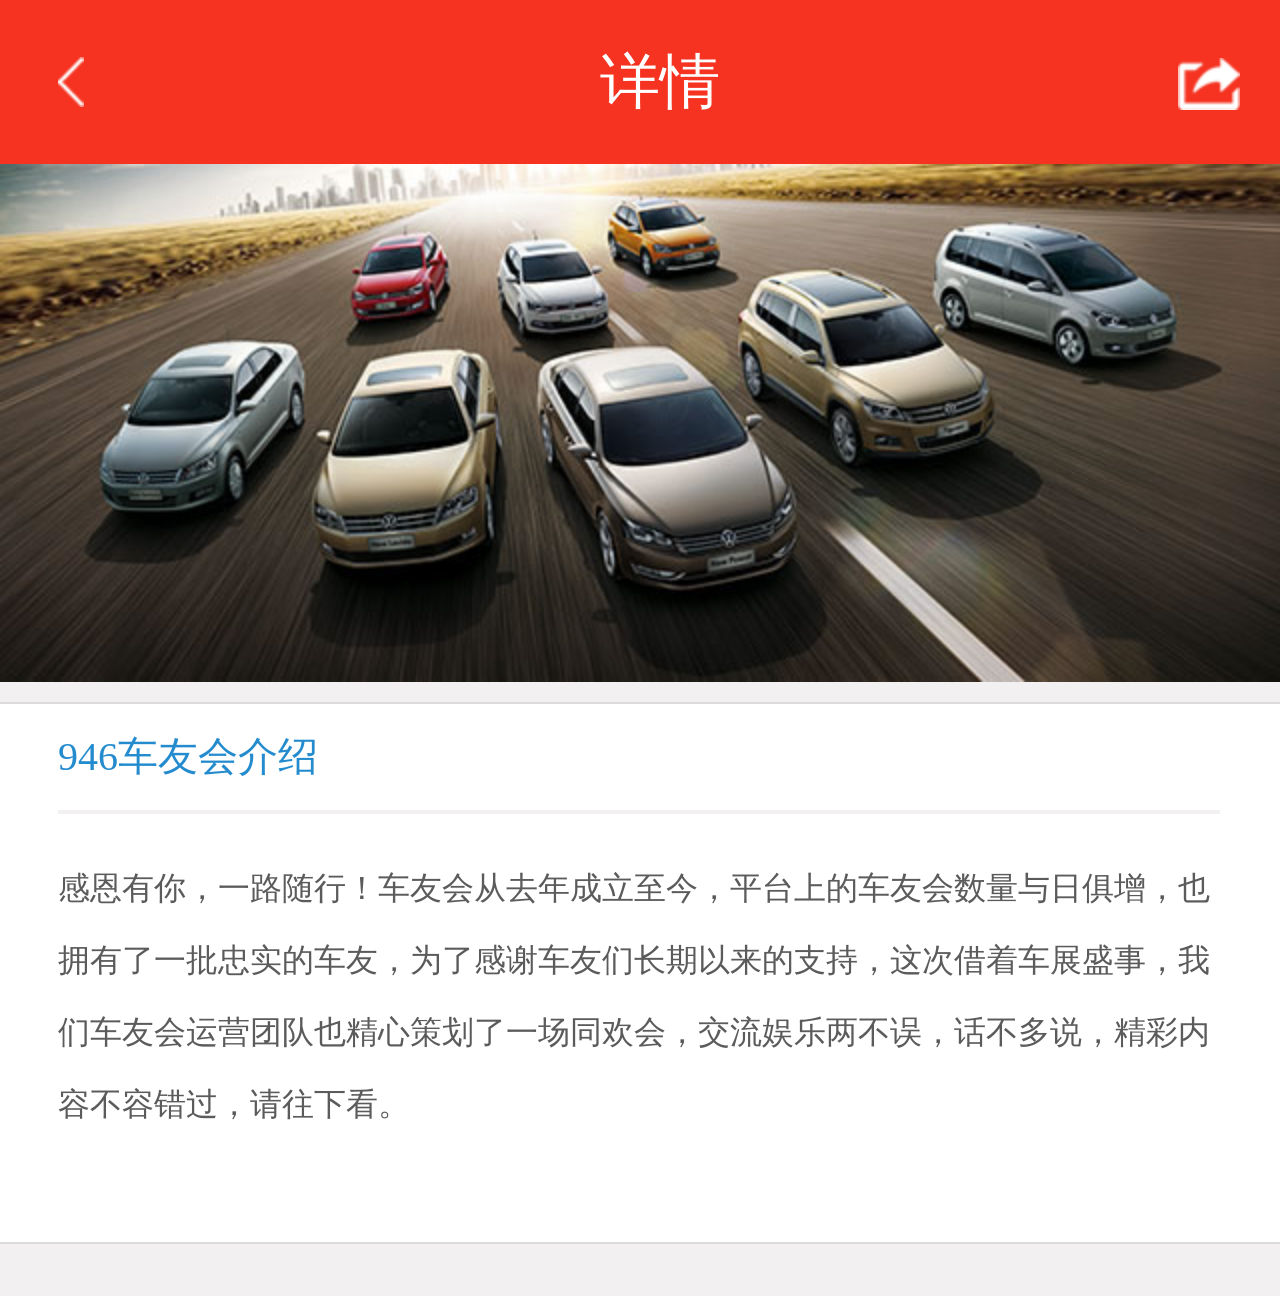
<file: mobile/mobile/xiangqing.html>
<!doctype html>
<html>
<head>
<meta charset="utf-8">
<meta name="viewport" content="width=device-width, initial-scale=1.0, maximum-scale=1.0, user-scalable=0"/>
<!--视口/页面宽度跟设备宽度走,初始缩放比例1,-->
<meta name="apple-mobile-web-app-capable" content="yes"/>
<meta name="apple-mobile-web-app-status-bar-style" content="black"/>
<meta name="format-detection" content="telephone=no,email=no">
<title>无标题文档</title>
<link type="text/css" rel="stylesheet" href="css/base.css" />
<style>
html{ font-size:100px;}
.wrap{ width:6.4rem; margin:0 auto;}
/*header*/
header{ width:6.4rem; height:0.82rem; background:#f63220; text-align:center; line-height:0.82rem; font-size:0.3rem; color:#fff;}
header a{ width:0.71rem; height:0.82rem; background:url(image/arrows.png) center no-repeat; background-size:0.13rem;}
header em{ width:0.31rem; height:0.26rem; background:url(pic/share.png) no-repeat; margin-right:0.2rem; margin-top:0.29rem; background-size:0.31rem;}
/*banner*/
.banner{ width:6.4rem; height:2.59rem; background:url(cyh/car.png) no-repeat; background-size:6.4rem;}
/*车友会介绍*/
.introduce{ width:5.81rem; padding-left:0.29rem; padding-right:0.3rem; border-bottom:0.01rem #dcdbdc solid; border-top:0.01rem #dcdbdc solid; margin-top:0.1rem; margin-bottom:0.26rem; background:#fff; padding-bottom:0.51rem;}
.introduce h5{ font-weight:normal; line-height:0.53rem; border-bottom:0.02rem #f2f0f1 solid; color:#248cce; font-size:0.2rem; overflow:hidden; margin-bottom:0.19rem;}
.introduce p{ font-size:0.16rem; line-height:0.36rem; color:#5b5b5b;}
</style>
<script>
;(function(win,doc){
	function change (){
		doc.documentElement.style.fontSize = 100*doc.documentElement.clientWidth/640+'px';
	}
	change();
	win.addEventListener('resize',change,false);
})(window,document);
</script>
</head>

<body>
	<div class="wrap">
    <!--header-->
    	<header>
        	<a href="cheyouhui.html" target="_self" class="fl"></a>
        	详情
            <em class="fr"></em>
        </header>
    <!--banner-->
    	<div class="banner"></div>
    <!--车友会介绍-->    
    	<div class="introduce">
        	<h5>946车友会介绍</h5>
            <p>感恩有你，一路随行！车友会从去年成立至今，平台上的车友会数量与日俱增，也
拥有了一批忠实的车友，为了感谢车友们长期以来的支持，这次借着车展盛事，我
们车友会运营团队也精心策划了一场同欢会，交流娱乐两不误，话不多说，精彩内
容不容错过，请往下看。</p>
        </div>
    </div>
</body>
</html>
</file>
<file: mobile/css/base.css>
@charset "utf-8";
/* 基础css */
*{ padding:0; margin:0;}
body{ font-size:12px;line-height:100%;}
ul,ol{ list-style:none;}
a{ color:#000; text-decoration:none;}
h1,h2,h3,h4,h5,h6{ font-size:12px; font-weight:normal;}
i,em{ font-style:normal;}
b,strong{ font-weight:normal;}
img{ vertical-align:top; border:none;}
.clearfix:after{display:block;content:'';clear:both;}/* 给元素后加块。after:后的意思，先转块，内容为零，清左右浮动，both：左右；*/
.fl{ float:left;}
.fr{ float:right;}
input{outline:none;border:none 0;}/*清除焦点边框*/
textarea{resize:none;}/*清除文本域大小按钮。重置大小*/
table{border-collapse:collapse;}
th,td{border:1px solid #000;padding:0;}
</file>
<file: mobile/guoke/css/base.css>
@charset "utf-8";
/* CSS Document */
*{padding:0; margin:0;}
a{color:#000; text-decoration:none;}
li{list-style:none;}
body{font-size:12px; line-height:100%; font-family:'Microsoft Yahei';}
h1,h2,h3,h4,h5,h6,b,strong{font-weight:normal; font-size:12px;}
i,em{font-style:normal;}
img{ vertical-align:top; border:none;}
.clearfix:after{ display:block; clear:both; content:'';}
.clearfix{ zoom:1;}


.fl{ float:left;}
.fr{ float:right;}
table{ border-collapse:collapse;}
td,th{ padding:0; border:1px solid red;}
</file>
<file: mobile/guoke/css/style.css>
/*果壳*/
html{
	font-size: 20px;
}
body{
	background: #c0c0c0;
}
/*头部*/

header{
	width: 16rem;
	height: 2.325rem;
	box-sizing:border-box;
	background: #262626;
	border-bottom: 0.1rem solid #49caac;
	text-align: center;
	position: relative;
}
._header{
	width: 16rem;
	height: 2.325rem;
	background: #262626;
	display: -webkit-box;
	position: fixed;
	z-index: 20;
}
header .left{
	width:1.475rem;
	height:1.175rem;
	background: url(../images/menu.png) no-repeat;
	background-size:100%;
	margin-top: 0.5rem;
	margin-left: 0.4rem;
	cursor: pointer;
}
header .mid{
	-webkit-box-flex:1;
	text-align: center;
}
header .mid h1{
	color: #fff;
	font-size: 1rem;
	font-weight: normal;
	line-height: 2.35rem;
	-webkit-box-flex: 1;
}
h1 a{
	display: block;
	height: 100%;
	text-indent: -999em;
}
header .right{
	width: 1.45rem;
	height: 1.15rem;
	margin-top: 0.5rem;
	margin-right: 0.4rem;
	background: url(../images/pc.png) no-repeat;
	background-size:100%;
	cursor: pointer;
}
/*登陆，注册*/
.s-box{
	width: 16rem;
	height: 2.1rem;
	box-sizing:border-box;
	background: #fafafa;
	margin:0 auto;
	padding-top: 0.25rem;
	padding-bottom: 0.35rem;
	border-bottom: 0.05rem solid #d1e6f7;
	position: absolute;
	left: 0;
	bottom: -2.1rem;
	z-index: 10;
}
.s-box .login{
	float: left;
	width: 50%;
	box-sizing:border-box;
	height: 1.45rem;
	border-right: 0.05rem solid #e0e0e0;
}

.s-box span{
	width: 1.45rem;
	height: 1.45rem;
	background: url(../images/login.png) no-repeat;
	background-size: 100%;
	float: left;
	margin-left: 1.45rem;
	margin-right: 0.55rem;
}
.s-box p{
	float: left;
	font-size: 0.75rem;
	color: #898c93;
	line-height: 1.45rem;
}
.s-box .reg{
	float: left;
	width: 50%;
	box-sizing:border-box;
	height: 1.45rem;
}
.s-box .reg span{
	background: url(../images/signup.png) no-repeat;
	background-size:100%;
}
.s-box a{
	display: block;
	height: 100%;
}

/*轮播图*/
.card{
	width: 16rem;
	height: 9.9rem;
	box-sizing:border-box;
	margin:0 auto;
	overflow: hidden;
}
.card ul{
	width:calc(16rem * 5);
}
.card li{
	width: 16rem;
	height: 9.9rem;
	position: relative;
	float: left;
}
.card li .opa{
	position: absolute;
	background: rgba(0,0,0,0.5);
	font-size: 0.75rem;
	color: #fff;
	-font-weight: bold;
	height: 1.85rem;
	width: 16rem;
	left: 0;
	bottom: 0;
	text-align: center;
	line-height: 1.85rem;

}
.card img{
	width: 16rem;
}
.newList{
	width: 16rem;
	box-sizing:border-box;
	margin:0 auto;
	background: #fff;
	padding: 0 0.4rem;
}
.newList>li{
	height: 2rem;
	line-height: 2rem;
	border-bottom:0.05rem solid #ebebeb;
	font-size: 0.75rem;
	color: #272727;
}
.ask{
	width: 16rem;
	height: 2.15rem;
	box-sizing:border-box;
	background: #fafafa;
	margin:0 auto;
	border-top:0.1rem solid #58c1b0;
	border-bottom:0.05rem solid #e2e2e2;
}
.ask p{
	float: left;
	color: #080808;
	font-size: 0.75rem;
	margin-left: 0.75rem;
	margin-top: 0.75rem;
}
.ask a{
	float: right;
	width:1.45rem;
	height: 1.45rem;
	background: url(../images/aa1.png) no-repeat;
	background-size: 100%;
	margin-top: 0.25rem;
	margin-right: 0.75rem;
}

/*选项卡*/
.box{
	width: 16rem;
	box-sizing:border-box;
	margin:0 auto;
	background: #fff;
	font-size: 0.75rem;
}
.box a{
	color: #282828;
	font-size: 0.75rem;
}
.box .tit{
	height: 2.1rem;
	border-bottom:0.05rem solid #ececec;
}
.box .tit>li{
	float: left;
	width: 3.1rem;
	height: 2.1rem;
	text-align: center;
	line-height: 2.1rem;
	color: #4b4b4b;
	box-sizing:border-box;
}
.box .tit>li a{
	display: block;
	height: 100%;
}
.box .tit>li.active{
	border-bottom:0.1rem solid #d43553;
}
.l-box .pg-box{
	height: 6.5rem;
	padding: 0.65rem 1rem 0 0.7rem;
	box-sizing:border-box;
}
.l-box .pg-box h3{
	margin-bottom: 0.65rem;
}
.l-box .pg-box img{
	float: left;
	width: 5.2rem;
	height: 3.7rem;
}
.l-box .pg-box p{
	float: right;
	width: 8.4rem;
	line-height: 1.25rem;
	color: #878787;
}
.newList2>li{
	border-top:0.05rem solid #ebebeb;
	border-bottom: none;
}
.back{
	height: 3.05rem;
	width: 16rem;
	box-sizing:border-box;
	margin:0 auto;
	background: #fafafa;
	border-top:0.05rem solid #ebebeb;
	font-size: 0.75rem;
	color: #6e7275;
}
.back a{
	display: block;
	height: 100%;
}
.back span{
	width: 1.45rem;
	height: 1.45rem;
	background: url(../images/z6.png) no-repeat;
	background-size: 100%;
	float: left;
	margin:0.9rem 0.5rem 0 5.5rem;
}
.back p{
	float: left;
	margin-top: 1.15rem;
	color: #8a8e91;
}

/*底部*/
footer{
	height: 3.85rem;
	width: 16rem;
	box-sizing:border-box;
	margin:0 auto;
	background: #262626;
	border-top:0.1rem solid #4dcaa8;
	padding-top: 0.9rem;
	font-size: 0.75rem;
}
footer a{
	color: #cdcdcd;
}
footer div{
	float: left;
	box-sizing:border-box;
	height: 1.9rem;
	width: 50%;
}
footer .pc{
	border-right:0.05rem solid #666;
}
footer .pc span{
	width: 1.45rem;
	height: 1.15rem;
	float: left;
	background: url(../images/z3.png) no-repeat;
	background-size:100%;
	margin:0.5rem 0.6rem 0 2.05rem;
}
footer p{
	margin-top: 0.625rem;
}
footer .mobile span{
	width: 0.65rem;
	height: 1.15rem;
	float: left;
	background: url(../images/z7.png) no-repeat;
	background-size:100%;
	margin:0.5rem 0.6rem 0 1.75rem;
}
</file>
<file: mobile/jd/css/base.css>
@charset "utf-8";
/* CSS Document */
*{padding:0; margin:0;}
a{color:#000; text-decoration:none;}
li{list-style:none;}
body{font-size:12px; line-height:100%; font-family:'Microsoft Yahei';}
h1,h2,h3,h4,h5,h6,b,strong{font-weight:normal; font-si:12px;}
i,em{font-style:normal;}
img{ vertical-align:top; border:none;}
.clearfix:after{ display:block; clear:both; content:'';}
.clearfix{ zoom:1;}


.fl{ float:left;}
.fr{ float:right;}
table{ border-collapse:collapse;}
td,th{ padding:0; border:1px solid red;}
</file>
<file: mobile/jd/css/style.css>
/*jd*/

body{
	background: #f5f5f5;
}
/*搜索*/
.search{
	/*min-width:300px;
	max-width: 640px; */
	width:100%;
	margin:0 auto;
	background:#d13844;
	height: 40px;
	position: fixed;
	-opacity: 0.8;
	display: -webkit-box;
	z-index: 10;
}
.search .left{
	width: 76px;
	padding: 10px 10px 9px 10px;
	box-sizing:border-box;
}
h1{
	height: 20px;
	background: url(../images/sprites.png) no-repeat 0 -110px;
	background-size: 200px 200px;
}
h1 a{
	display:block;
	text-indent: -999em;
	height: 100%;
}
.search .right{
	width: 49px;
	box-sizing:border-box;
}
.search .right a{
	display: block;
	height: 100%;
	font-size: 15px;
	color: #fff;
	text-align: center;
	line-height: 40px;
}
.search .mid{
	-webkit-box-flex:1;
	padding-top: 5px;
	position: relative;
}
.search .mid input{
	width: 100%;
	height: 30px;
	box-sizing:border-box;
	border: none;
	outline: none;
	background: #fff;
	border-radius: 14px;
	padding-left: 30px;
	box-sizing:border-box;
}
.search .mid span{
	width: 20px;
	height: 20px;
	background: url(../images/sprites.png) no-repeat -60px -110px;
	background-size: 200px 200px;
	position: absolute;
	top: 12px;
	left: 8px;
}
/*头部轮播图*/
.scrollPg{
	min-width:300px;
	max-width: 640px; 
	margin:0 auto;
	position: relative;
	overflow: hidden;
}
.scrollPg .nav{
	width:1000%;
}
.scrollPg .nav>li{
	float: left;
	width:10%;
}
.scrollPg .nav>li img{
	width: 100%;
	display: block;
}
.scrollPg .navList{
	position: absolute;
	width: 152px;
	left: 50%;
	margin-left: -76px;
	bottom: 10px;
}
.scrollPg .navList>li{
	width: 6px;
	height: 6px;
	border:1px solid #fff;
	box-sizing:border-box;
	float: left;
	margin-right: 13px;
	border-radius: 50%;
}
.scrollPg .navList>li.active{
	background: #fff;
}

/*分类*/
.list{
	min-width:300px;
	max-width: 640px; 
	margin:0 auto;
	position: relative;
	background: #fff;
	overflow: hidden;
}
.list ul{
	margin-top: 11px;
	padding:0 3.125%;
}
.list ul>li{
	width: 25%;
	float: left;
	text-align: center;
	padding-bottom: 11px;
}
.list ul>li a{
	display: block;
	height: 100%;
}
.list ul>li img{
	width: 40px;
	height: 40px;
	margin-bottom: 6px;
}

/*秒杀*/
.kill{
	min-width:300px;
	max-width: 640px; 
	margin:0 auto;
	position: relative;
	padding: 0 5px;
	margin-top: 8px;
	margin-bottom: 12px;
}
._kill{
	background: #fff;
	overflow: hidden;
}
.kill .tit .icon{
	width: 18px; 
	height: 22px;
	display: inline-block;
	background: url(../images/sprites.png) no-repeat -84px -109px;
	background-size: 200px 200px;
	float: left;
	margin-top: 4px;
	margin-left: 10px;
}
.kill .tit .name{
	 font-size: 15px;
	 color: #ca1327;
	 float: left;
	 line-height: 15px;
	 margin:9px 10px 0 4px;
}
.kill .tit .time{
	float: left;
	margin-top: 7px;
}
.kill .tit .time div{
	width: 20px;
	height: 18px;
	background: #3d3d3d;
	border-radius: 2px;
	color: #fff;
	font-weight: bolder;
	text-align: center;
	line-height: 18px;
	float: left;
}
.kill .tit .time span{
	float: left;
	width: 10px;
	height: 18px;
	text-align: center;
	line-height: 18px;
	color: #3d3d3d;
}
.kill .tit .more{
	float: right;
	color: #666;
	margin-top: 10px;
	margin-right: 10px;
}
.kill .nav{
	margin-top: 9px;
}
.kill .nav>li{
	width: calc(100% / 3);
	box-sizing:border-box;
	text-align: center;
	float: left;
}
.kill .nav>li .pg{
	border-right: 1px solid #f7f7f7;
	box-sizing:border-box;
	text-align: center;
	padding: 0 11px;
	position: relative;
}
.kill .nav>li .pg span{
	position: absolute;
	width: 30px;
	height: 30px;
	border-radius: 50%;
	background: #fdbd22;
	color: #fff;
	text-align: center;
	line-height: 30px;
	right: 0;
	bottom: 0;
}
.kill .nav>li .pg img{
	width: 100%;
	display: block;
}
.kill .nav>li .price{
	color: #ed567b;
	margin-top: 8px;
	line-height: 14px;
}
.kill .nav>li .oldPrice{
	color: #888;
	margin:5px 0 12px 0;
	font-size: 10px;
	text-decoration: line-through;
}

/*新货*/
.new{
	min-width:300px;
	max-width: 640px; 
	margin:0 auto;
	position: relative;
	padding: 0 5px;
	margin-bottom: 11px;
}
._new{
	background: #fff;
}
._new .tit{ margin-bottom: 11px; }
._new .tit span{
	float: left;
	width: 3px;
	height: 12px;
	background: #d8505c;
	margin:9px 7px 0 7px;
}
._new .tit p{
	float: left;
	font-size: 14px;
	line-height: 14px;
	color: #7f7f7f;
	margin-top: 8px;
}
._new .left{
	width: 50%;
	box-sizing:border-box;
	border-right: 1px solid #ededed;
	float: left;
	text-align: left;
}
._new .left img{
	width: calc(100% - 1px);
}
._new .right{
	width: calc(50% - 1px);
	float: right;
}
._new .right div{
	padding-bottom: 1px;
}
._new .right img{
	width: 100%;
}

/*超值*/
.beyond{
	min-width:300px;
	max-width: 640px; 
	margin:0 auto;
	position: relative;
	padding: 0 5px;
	margin-bottom: 11px;
}
._beyond{
	background: #fff;
	padding-bottom: 1px;
	border-bottom: 1px solid #e2e2e2;
}
._beyond .tit{ margin-bottom: 11px; }
._beyond .tit span{
	float: left;
	width: 3px;
	height: 12px;
	background: #d8505c;
	margin:9px 7px 0 7px;
}
._beyond .tit p{
	float: left;
	font-size: 14px;
	line-height: 14px;
	color: #7f7f7f;
	margin-top: 8px;
}
._beyond .left{
	width: 50%;
	box-sizing:border-box;
	border-right: 1px solid #ededed;
	float: left;
}
._beyond .left img{
	width: calc(100% - 1px);
}
._beyond .right{
	width:calc(50% - 1px);
	float: right;
}
._beyond .right img{
	width: 100%;
}
._beyond .right .top{
	box-sizing:border-box;
	border-bottom: 1px solid #ededed;
}

/*night*/
.night{
	min-width:300px;
	max-width: 640px; 
	margin:0 auto;
	position: relative;
	padding: 0 5px;
	margin-bottom: 11px;
}
._night{
	background: #fff;
	padding-bottom: 1px;
	border-bottom: 1px solid #e2e2e2;
}
._night .tit{ margin-bottom: 11px; }
._night .tit span{
	float: left;
	width: 3px;
	height: 12px;
	background: #d8505c;
	margin:9px 7px 0 7px;
}
._night .tit p{
	float: left;
	font-size: 14px;
	line-height: 14px;
	color: #7f7f7f;
	margin-top: 8px;
}
._night .box{
	padding: 5px;
	text-align: center;
}
._night .box img{
	width:calc(100% - 10px);
}

/*theme*/
.theme{
	min-width:300px;
	max-width: 640px; 
	margin:0 auto;
	position: relative;
	padding: 0 5px;
	margin-bottom: 11px;
}
._theme{
	background: #fff;
	padding-bottom: 1px;
	border-bottom: 1px solid #e2e2e2;
}
._theme .tit{ margin-bottom: 11px; }
._theme .tit span{
	float: left;
	width: 3px;
	height: 12px;
	background: #d8505c;
	margin:9px 7px 0 7px;
}
._theme .tit p{
	float: left;
	font-size: 14px;
	line-height: 14px;
	color: #7f7f7f;
	margin-top: 8px;
}
._theme .box{
	padding-left:9px;
}
._theme .box li{
	width: 50%;
	box-sizing:border-box;
	padding-right: 8px;
	padding-bottom: 8px;
	float: left;
}
._theme .box li img{
	width:100%;
}

/*猜你喜欢*/
.guess{
	min-width:300px;
	max-width: 640px; 
	margin:0 auto;
	position: relative;
	padding: 0 5px;
}
._guess{
	background: #fff;
	padding-bottom: 1px;
	border-bottom: 1px solid #e2e2e2;
}
._guess .tit{ margin-bottom: 11px; }
._guess .tit .s1{
	float: left;
	width: 3px;
	height: 12px;
	background: #d8505c;
	margin:9px 7px 0 7px;
}
._guess .tit .p1{
	float: left;
	font-size: 14px;
	line-height: 14px;
	color: #7f7f7f;
	margin-top: 8px;
}
._guess .tit .right{
	float: right;
	margin-right: 12px;
	width: 115px;
	box-sizing:border-box;
	margin-top: 8px;
}
._guess .tit .right span{
	width: 17px;
	height: 17px;
	background: url(../images/icon-login.png) no-repeat;
	background-size: 17px 17px;
	margin-right: 6px;
	float: left;
}
._guess .tit .right p{
	font-size: 12px;
	color: #f15353;
	line-height: 17px;
}
._guess .tit .right a{
	display: block;
	height: 100%;
}
._guess .nav>li{
	margin-top: 8px;
	margin-bottom: 10px;
}
._guess .nav>li:nth-child(odd){
	width: 50%;
	padding-left: 6px;
	padding-right: 5px;
	float: left;
	box-sizing:border-box;
}
._guess .nav>li:nth-child(even){
	width: 50%;
	padding-left: 5px;
	padding-right: 6px;
	float: left;
	box-sizing:border-box;
}
._guess .nav>li img{
	width: 100%;
	border-radius: 5px;
}
._guess .nav>li .msg{
	height: 36px;
	margin:0 5px;
	border-bottom:1px solid #d7d7d7;
}
._guess .nav>li p{
	height: 28px;
	line-height: 14px;
	color: #333;
	overflow: hidden;
}
._guess .nav>li .price{
	color: #f15353;
	float: left;
	margin-top: 4px;
}
._guess .nav>li .same{
	color: #999;
	float: right;
	width: 48px;
	height: 16px;
	border: 1px solid #999;
	text-align: center;
	line-height: 16px;
	border-radius: 3px;
	display: inline-block;
}

._guess .nav>li .last{
	margin:4px;
}

/*加载*/
.load{
	min-width:300px;
	max-width: 640px; 
	margin:0 auto;
	position: relative;
	padding: 0 5px;
	margin-bottom: 11px;
}
._load{
	background: #f3f5f7;
	padding-bottom: 1px;
	border-bottom: 1px solid #e2e2e2;
	text-align: center;
	font-size: 14px;
}
._load a{
	display: block;
	height: 100%;
	height: 32px;
	line-height: 32px;
	color: #686868;
}
/*底部*/
.footer{
	min-width:300px;
	max-width: 640px; 
	margin:0 auto;
	background:#fff;
	padding-bottom: 15px;
	text-align: center;
	position: relative;
	color: #848689;
	text-align: center;
}
.footer .link{
	width: 320px;
	margin:0 auto;
	display: table;
	height: 13px;
	padding:18px 0;
}
.footer .link a{
	color: #848689;
}
.footer .link>li{
	border-right: 1px solid #d7d7d7;
	display: table-cell;
	font-size: 13px;
	line-height: 13px;
	height: 13px;
	box-sizing:border-box;
}
.footer .link>li:last-child{
	width: 90px;
	border: none;
}




.footer .nav{
	width: 320px;
	padding-top: 10px;
	padding-bottom: 27px;
	display: table;
	margin:0 auto;
}
.footer .nav>li{
	display: table-cell;
}
.footer .nav span{
	width: 33px;
	height: 33px;
	display:inline-block;
	background: url(../images/sprites.png) no-repeat -120px -70px;
	background-size: 200px 200px;
}
.footer .nav .l2 span{
	background-position: -40px -70px;
}
.footer .nav .l3 span{
	background-position: -80px -70px;
}
.footer .nav p{
	color: #848689;
	margin-top: 6px;
}
.footer .nav .l2 p{
	color: #252525;
}
.footer .p2{
	color: #848689;
}
</file>
<file: mobile/mobile/css/base.css>
*{ margin:0; padding: 0;}
img{ vertical-align:top; border: none;}
a{ color: #2f2f2f; text-decoration: none;}
li{ list-style: none;}
.clear:after{ content:''; display:block; clear:both;}
.fl{ float: left;}
.fr{ float: right;}
body{ color: #5b5b5b; font-family: '微软雅黑'; background:#f2f0f1;}
</file>
<file: mobile/wanjidao/style/base.css>
@charset "utf-8";
/* 基础css */
*{ padding:0; margin:0;}
body{ font-size:12px;line-height:100%;}
ul,ol{ list-style:none;}
a{ color:#000; text-decoration:none;}
h1,h2,h3,h4,h5,h6{ font-size:12px; font-weight:normal;}
i,em{ font-style:normal;}
b,strong{ font-weight:normal;}
img{ vertical-align:top; border:none;}
.clearfix:after{display:block;content:'';clear:both;}/* 给元素后加块。after:后的意思，先转块，内容为零，清左右浮动，both：左右；*/
.fl{ float:left;}
.fr{ float:right;}
input{outline:none;border:none 0;}/*清除焦点边框*/
textarea{resize:none;}/*清除文本域大小按钮。重置大小*/
table{border-collapse:collapse;}
th,td{border:1px solid #000;padding:0;}
</file>
<file: mobile/xiecheng/css/base.css>
@charset "utf-8";
/* CSS Document */
*{padding:0; margin:0;}
a{color:#000; text-decoration:none;}
li{list-style:none;}
body{font-size:12px; line-height:100%; font-family:'Microsoft Yahei';}
h1,h2,h3,h4,h5,h6,b,strong{font-weight:normal; font-si:12px;}
i,em{font-style:normal;}
img{ vertical-align:top; border:none;}
.clearfix:after{ display:block; clear:both; content:'';}
.clearfix{ zoom:1;}


.fl{ float:left;}
.fr{ float:right;}
table{ border-collapse:collapse;}
td,th{ padding:0; border:1px solid red;}
</file>
<file: mobile/xiecheng/css/style.css>
/*携程*/
/*--------------------------------------------------*/
/*搜索条*/
.head-bar{
	width: 100%;
	height: 43px;
	background: #f6f6f6;
	position: fixed;
	padding-left: 8px;
	border-top:1px solid #ccc;
	border-bottom:1px solid #ccc; 
	z-index: 1000;
}
.head-bar .login{
	width: 30px;
	float: left;
	margin-top: 4px;
	cursor: pointer;
}
.head-bar .portrait{
	width: 23px;
	height: 23px;
	background:url(../images/sprits1.png) no-repeat;
	margin-left: 3px;	
}
.head-bar .name{
	color:#099fde;	
}
.head-bar .input{
	width: calc(100% - 50px);
	float: left;
	margin-top: 7px;
	margin-right: 10px;
	position: relative;

}
.head-bar .input span{
	width: 22px;
	height: 24px;
	background:url(../images/sprits1.png) no-repeat -23px 0;
	position: absolute;
	left: 3px;
	top: 1px;
}
.head-bar input{
	width: 100%;
	height: 26px;
	border-radius: 5px;
	outline: none;
	border: 1px solid #999;
	box-shadow: 1px 1px 2px #999;
	padding-left: 25px;
	box-sizing:border-box;
}
/*头部轮播图*/
.empty{
	height: 45px;
}
.pic{
	position: relative;
	overflow: hidden;
}
.pic .nav{
	width: 700%;
}
.pic .nav>li{
	width:calc(100% / 7);
	float: left;
}

.pic .nav>li img{
	width: 100%;
	display: block;
}
.pic .page{
	position: absolute;
	left: 50%;
	bottom: 10px; 
	width: 100px;
	margin-left: -50px;
}
.pic .page>li{
	width: 10px;
	height: 10px;
	float: left;
	border: 1px solid #fff;
	border-radius: 50%;
	box-sizing:border-box;
	background:#a9a7a6;
	margin-right: 10px;
	opacity: 0.9;
}
.pic .page>li.active{
	background:#fff;
}

/*内容列表*/
.navList{
	padding: 5px;
	font-size: 15px;
}
.mode{
	height: 6em;
	-display: -webkit-box;
	color: #fff;
	line-height: 3em;
	margin-bottom: 5px;
}
.mode a{
	color: #fff;
	display: block;
	height: 100%;
}
.mode .left,.mode .mid,.mode .right{
	width:calc(100% / 3);
	float: left;
	box-sizing:border-box;
	height:100%;
	text-align: center;
}
.mode .left{
	background:#ff697a;
	border-radius: 5px 0 0 5px;
}
.mode .left span{
	width: 40px;
	height: 33px;
	background:url(../images/sprits.png) no-repeat 0 -130px;
	display: inline-block;
	background-size:104px 326px;
}
.mode .mid{
	border:1px solid #fff;
	border-top: none;
	border-bottom: none;
}
.mode .top{
	height: 46px;
	border-bottom: 1px solid #fff;
	box-sizing:border-box;
	background:#ff697a;
}
.mode .bott{
	height: 44px;
	background:#ff697a;
}
.mode .right .top{
	border-radius: 0 5px 0 0;
}
.mode .right .bott{
	border-radius: 0 0 5px 0;
}
.j-btn{
	-webkit-transition:.4s all ease;
}
.j-btn:active{
	-webkit-transform:scale(0.9);
}
.mode2 .left{ background: #3d98ff; }
.mode2 .top{background: #3d98ff;}
.mode2 .bott{background: #3d98ff;}
.mode2 .left span{
	width: 43px;
	height: 28px;
	background-position:-50px -120px;
}

.mode3 .left{ background: #44c522; }
.mode3 .top{background: #44c522;}
.mode3 .bott{background: #44c522;}
.mode3 .left span{
	width: 35px;
	height: 43px;
	background-position:0 -180px;
	margin-top: -3px;
}

.mode4 .top{background: #fc9720;}
.mode4 .bott{background: #fc9720;}
.mode4 .left{
	background: none;
}
.mode4 .left .top{
	border-radius: 5px 0 0 0;
}
.mode4 .left .bott{
	border-radius:0 0 0 5px;
}

/*其他*/
.other{
	padding: 5px;
	padding-top: 0;
}
._other{
	border:1px solid #d8d8d8;
	border-radius: 4px;
}
._other div{
	float: left;
	width: 50%;
	height: 100%;
}
._other div img{
	width: 100%;
}
._other .left{ box-sizing:border-box; border-right:1px solid #d8d8d8; }

/*底部*/
footer{
	height: 50px;
	border: 1px solid #ccc;
	border-left: none;
	border-right: none;
	display: -webkit-box;
}
footer a{
	display: block;
	height: 100%;
}
footer>div{
	-webkit-box-flex:1;
	text-align: center;
}
footer .left span{
	width: 16px;
	height: 16px;
	background:url(../images/sprits1.png) no-repeat 0 -23px;
	display: inline-block;
	margin:7px 0;
}
footer .mid span{
	width: 16px;
	height: 16px;
	background:url(../images/sprits1.png) no-repeat 0 -39px;
	display: inline-block;
	margin:7px 0;
}
footer .right span{
	width: 18px;
	height: 18px;
	background:url(../images/sprits1.png) no-repeat 0 -55px;
	display: inline-block;
	margin:7px 0 4px 0;
}

.f2{ text-align: center; height: 59px;}
.f2 .p1{ margin:10px 0; }
.f2 .p1 a{ color: #666; }
.f2 .p1 span{ color: #b299b2; }
.f2 .p2{ color: #999; }
</file>
<file: stylesheets/base.css>
@charset "utf-8";
/* 基础css */
*{ padding:0; margin:0;}
body{ font-size:12px;line-height:100%;}
ul,ol{ list-style:none;}
a{ color:#000; text-decoration:none;}
h1,h2,h3,h4,h5,h6{ font-size:12px; font-weight:normal;}
i,em{ font-style:normal;}
b,strong{ font-weight:normal;}
img{ vertical-align:top; border:none;}
.clearfix:after{display:block;content:'';clear:both;}/* 给元素后加块。after:后的意思，先转块，内容为零，清左右浮动，both：左右；*/
.fl{ float:left;}
.fr{ float:right;}
input{outline:none;border:none 0;}/*清除焦点边框*/
textarea{resize:none;}/*清除文本域大小按钮。重置大小*/
table{border-collapse:collapse;}
th,td{border:1px solid #000;padding:0;}
</file>
